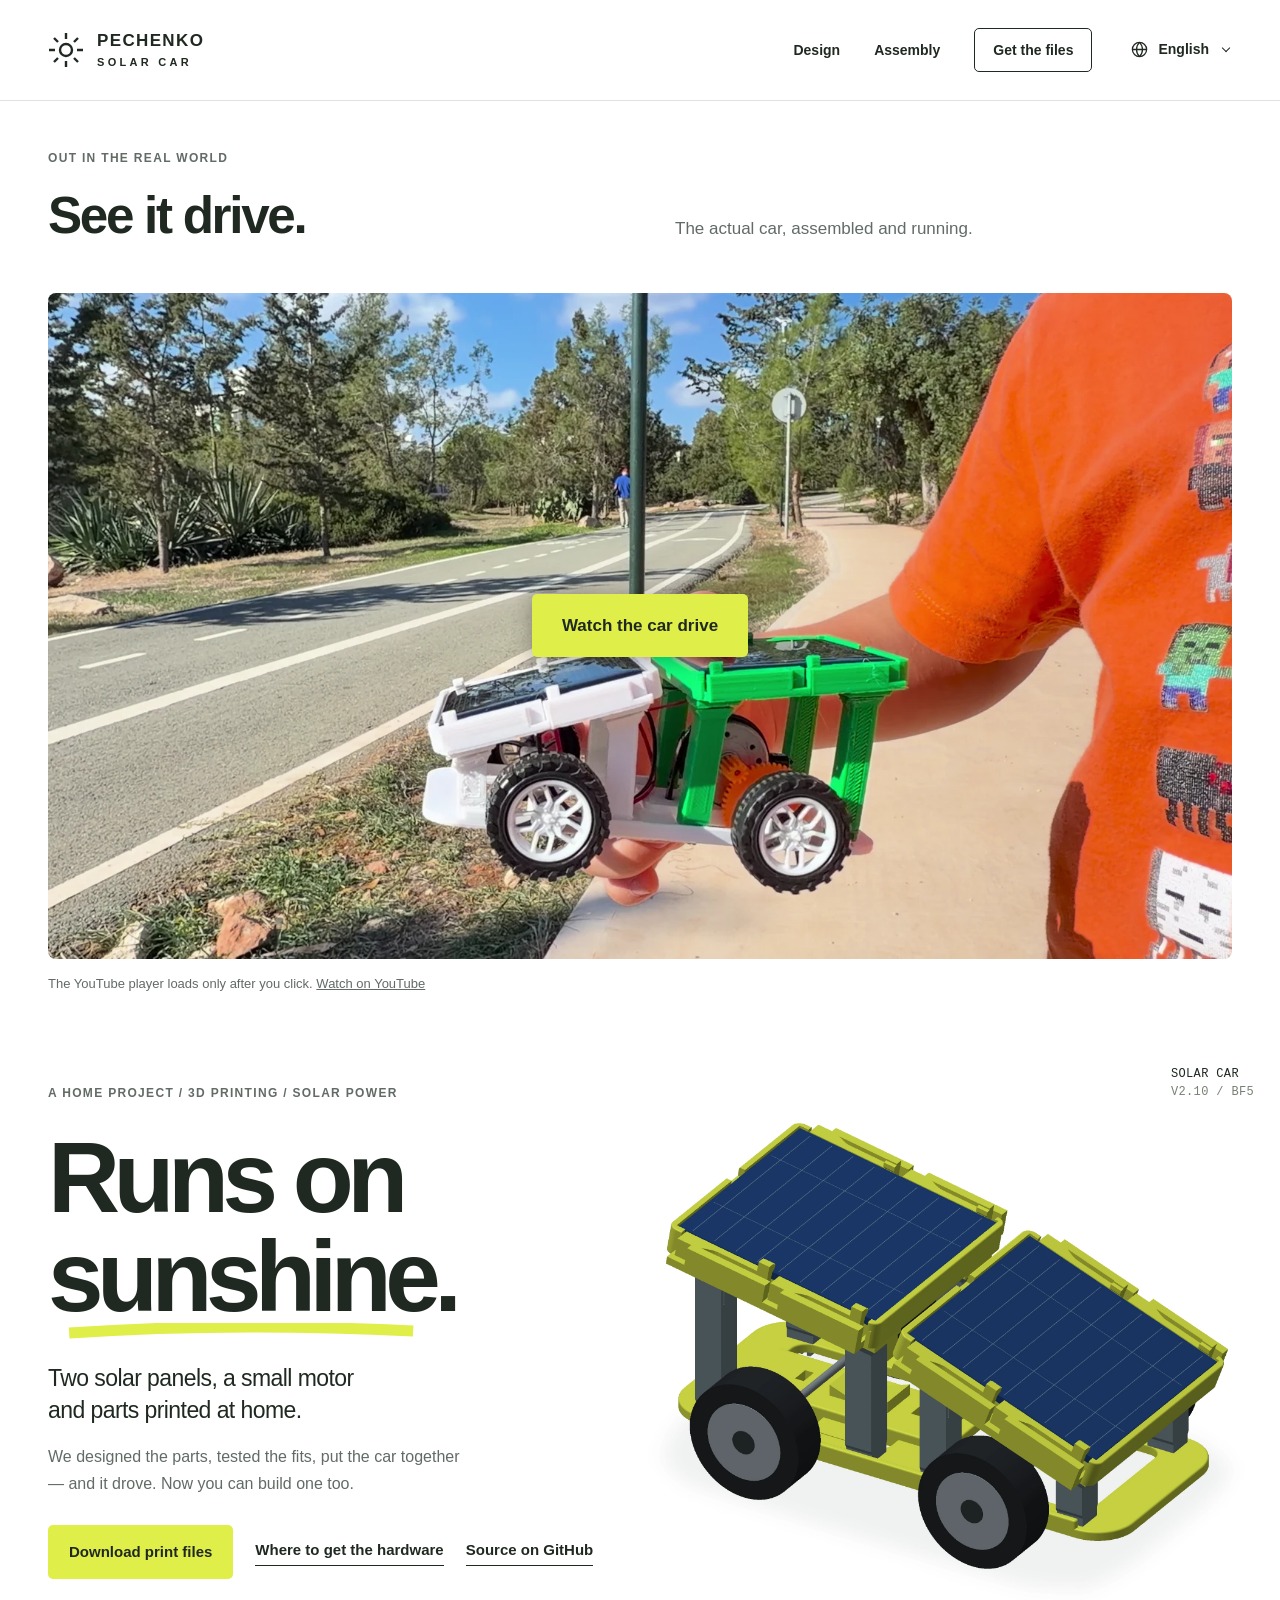
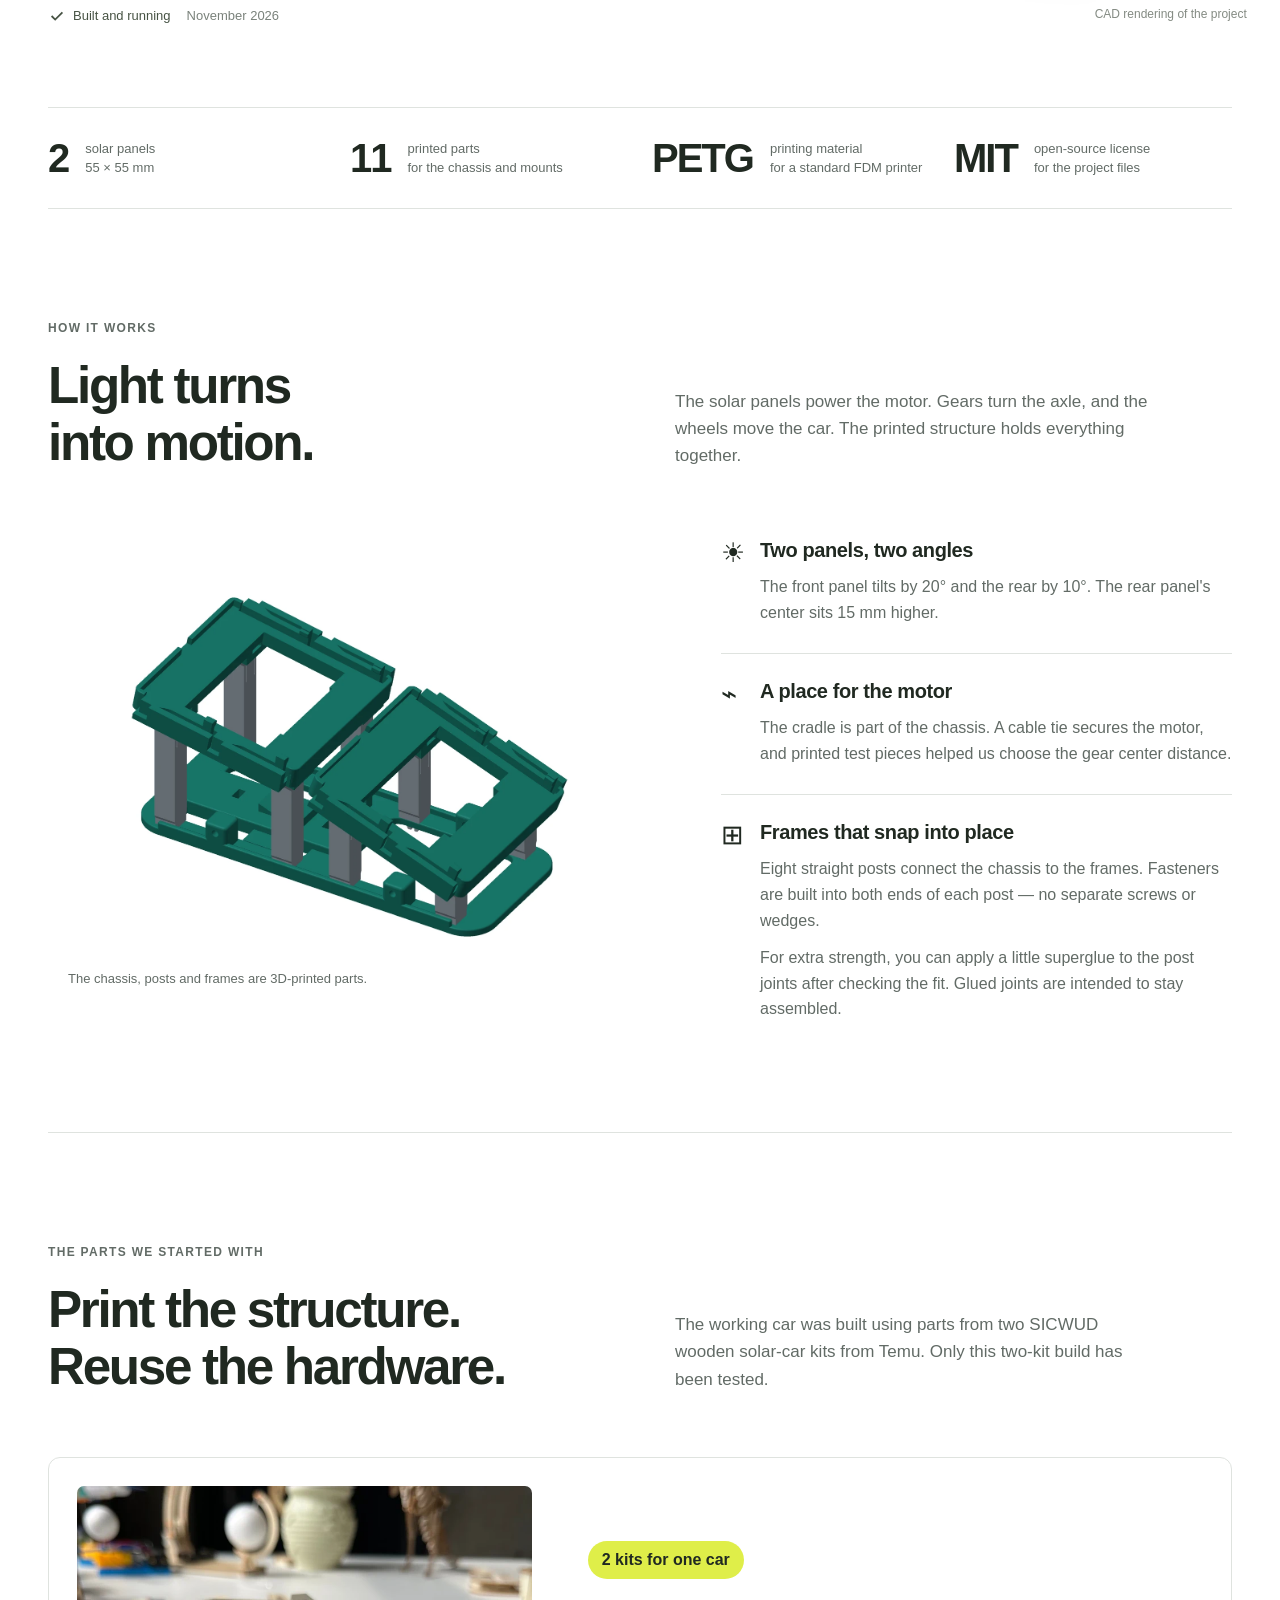
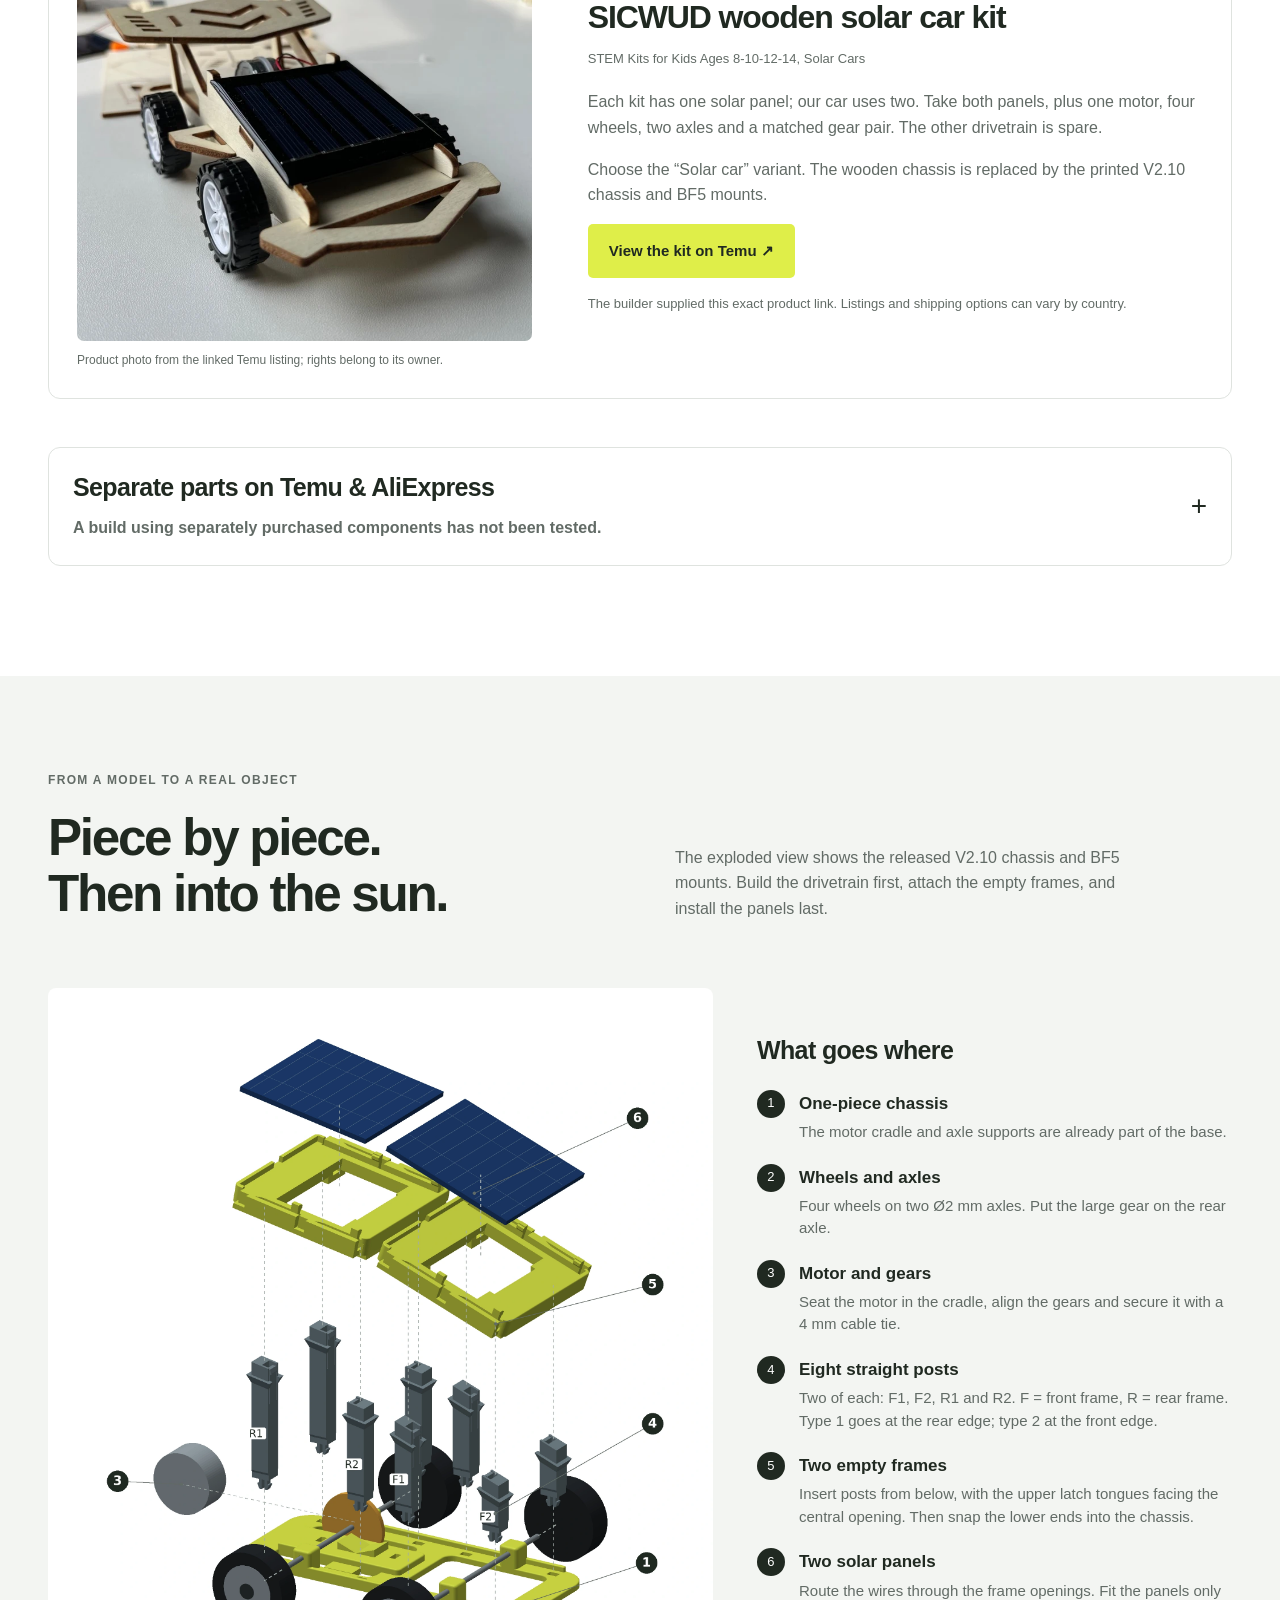
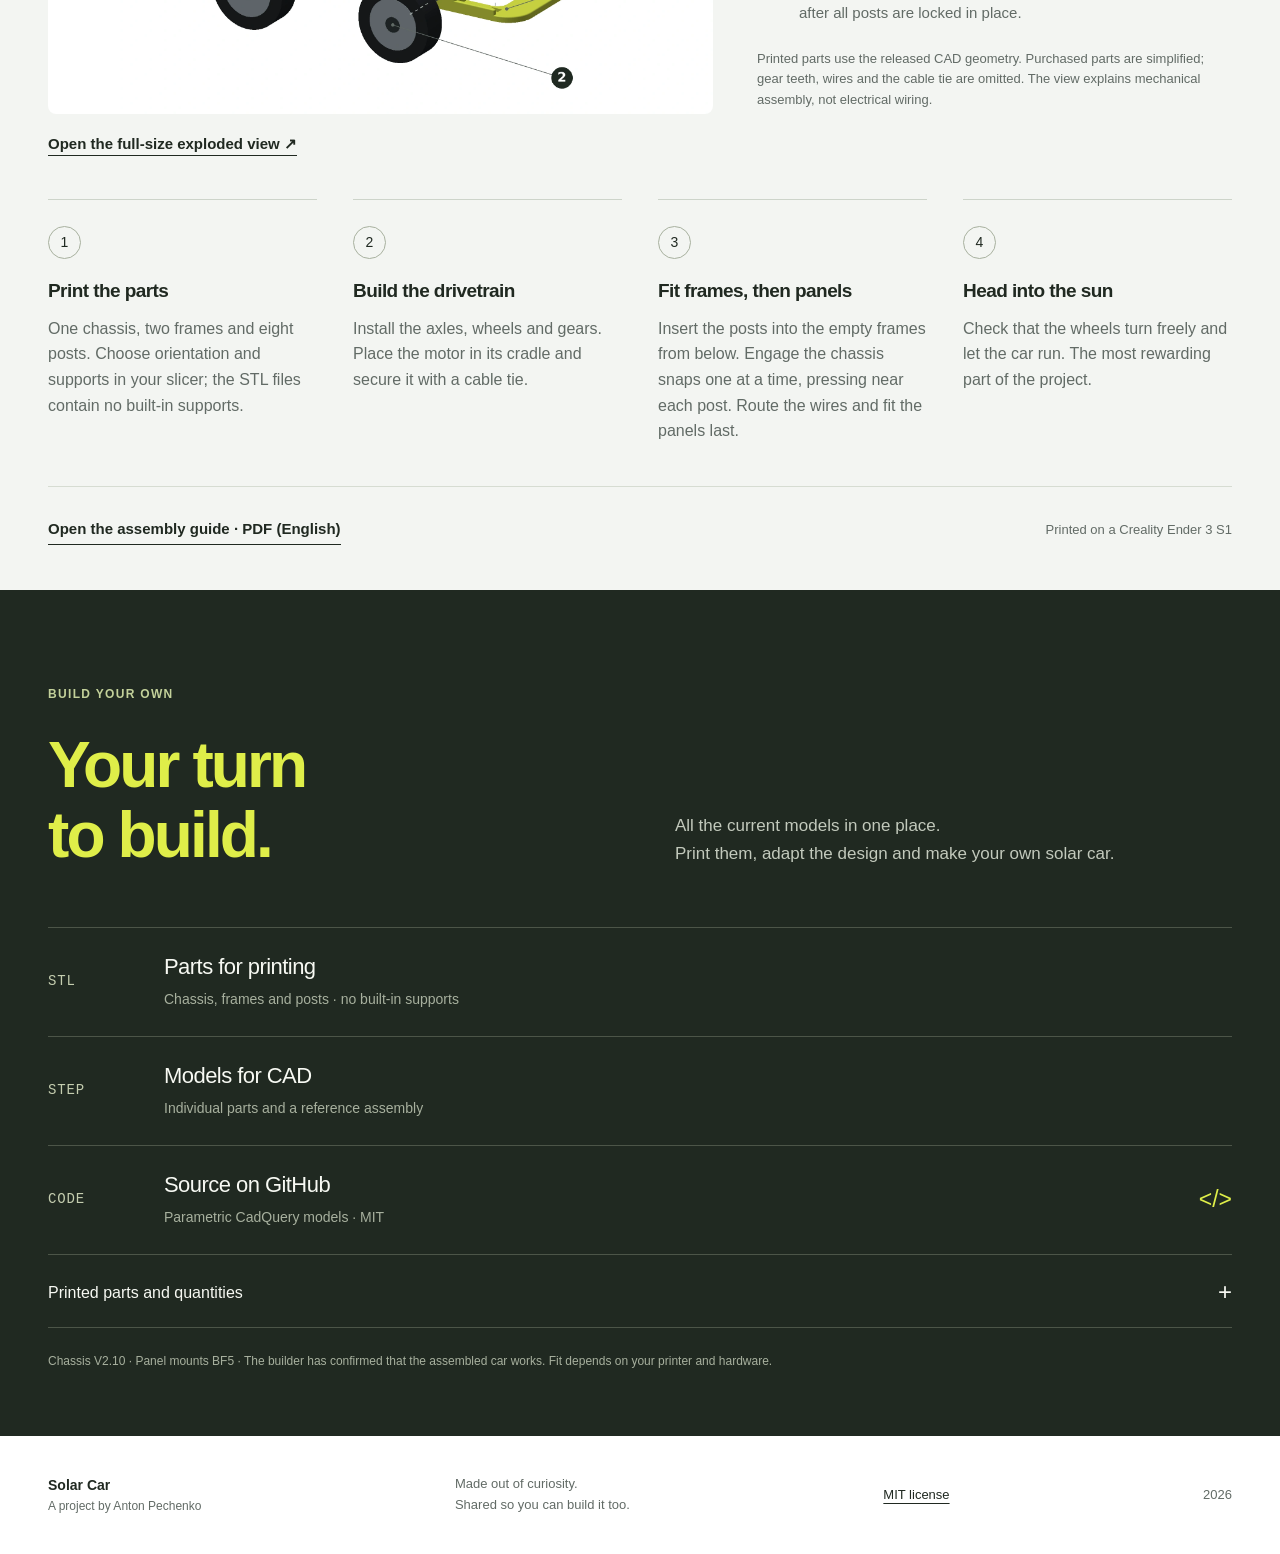
<file: site/index.html>
<!doctype html>
<!-- Generated by scripts/build_site.py. Edit web/template.html and web/locales/*.json. -->
<html lang="en" data-language="en" data-home="./">
<head>
<meta charset="utf-8"><meta name="viewport" content="width=device-width,initial-scale=1">
<meta name="theme-color" content="#dfee49">
<title>Solar Car — print, build, drive</title>
<meta name="description" content="A small solar-powered car, built and running. Anton Pechenko&#x27;s project: 3D models, print-ready STL files, CadQuery source code and an assembly guide. Open source under MIT.">
<link rel="canonical" href="https://solar-car.pechenko.org/">
<link rel="alternate" hreflang="en" href="https://solar-car.pechenko.org/">
<link rel="alternate" hreflang="ru" href="https://solar-car.pechenko.org/ru/">
<link rel="alternate" hreflang="zh-Hans" href="https://solar-car.pechenko.org/zh/">
<link rel="alternate" hreflang="fr" href="https://solar-car.pechenko.org/fr/">
<link rel="alternate" hreflang="es" href="https://solar-car.pechenko.org/es/">
<link rel="alternate" hreflang="x-default" href="https://solar-car.pechenko.org/">
<meta property="og:type" content="website"><meta property="og:locale" content="en_US">
<meta property="og:title" content="Solar Car. Runs on sunshine.">
<meta property="og:description" content="From an idea to a working car. Print the parts, put them together and build your own.">
<meta property="og:url" content="https://solar-car.pechenko.org/"><meta property="og:image" content="https://solar-car.pechenko.org/solar-car-assets/car-share.jpg">
<link rel="icon" type="image/svg+xml" href="solar-car-assets/favicon.svg">
<link rel="stylesheet" href="solar-car-assets/style.css">
<script src="solar-car-assets/config.js" defer></script><script src="solar-car-assets/app.js" defer></script>
</head>
<body>
<a class="skip" href="#main">Skip to content</a>
<header class="header"><div class="wrap nav">
  <a class="brand" href="#" aria-label="Solar Car — home"><svg aria-hidden="true" viewBox="0 0 36 36"><circle cx="18" cy="18" r="6"/><path d="M18 1v6m0 22v6M1 18h6m22 0h6M6 6l4 4m16 16 4 4M6 30l4-4M26 10l4-4"/></svg><span>PECHENKO<span class="brand-sub">SOLAR CAR</span></span></a>
  <div class="nav-tools">
    <nav aria-label="Main navigation"><a href="#design">Design</a><a href="#build">Assembly</a><a href="#downloads" class="nav-download">Get the files</a></nav>
    <details class="language-picker">
      <summary aria-label="Choose language: English"><svg viewBox="0 0 24 24" aria-hidden="true"><circle cx="12" cy="12" r="9"/><path d="M3 12h18M12 3c-5 5-5 13 0 18M12 3c5 5 5 13 0 18"/></svg><span>English</span><span class="language-chevron" aria-hidden="true"></span></summary>
      <ul aria-label="Choose language"><li><a href="./" data-language-choice="en" lang="en" hreflang="en" aria-current="page">English</a></li>
<li><a href="ru/" data-language-choice="ru" lang="ru" hreflang="ru">Русский</a></li>
<li><a href="zh/" data-language-choice="zh" lang="zh-Hans" hreflang="zh-Hans">简体中文</a></li>
<li><a href="fr/" data-language-choice="fr" lang="fr" hreflang="fr">Français</a></li>
<li><a href="es/" data-language-choice="es" lang="es" hreflang="es">Español</a></li></ul>
    </details>
  </div>
</div></header>
<main id="main">
<section class="section wrap video-section" id="video" hidden aria-labelledby="video-title">
  <div class="section-head"><p class="eyebrow">Out in the real world</p><h2 id="video-title">See it drive.</h2><p>The actual car, assembled and running.</p></div>
  <div id="video-container" class="video-container" data-poster="solar-car-assets/video-poster.webp" data-play-label="Watch the car drive" data-load-label="Load the driving video in the YouTube player" data-iframe-title="Solar Car — driving video"></div>
  <p class="video-note">The YouTube player loads only after you click. <a id="youtube-link" href="https://www.youtube.com/" target="_blank" rel="noopener">Watch on YouTube</a></p>
</section>
<section class="hero wrap" aria-labelledby="hero-title">
  <div class="hero-copy">
    <p class="eyebrow">A home project / 3D printing / Solar power</p>
    <h1 id="hero-title">Runs on<br><span class="sun-word">sunshine<svg viewBox="0 0 350 16" aria-hidden="true"><path d="M3 10Q160-1 347 8"/></svg></span>.</h1>
    <p class="lead">Two solar panels, a small motor<br>and parts printed at home.</p><p class="hero-note">We designed the parts, tested the fits, put the car together — and it drove. Now you can build one too.</p>
    <div class="hero-actions"><a class="button primary" href="#downloads">Download print files</a><a class="text-link" href="#hardware">Where to get the hardware</a><a class="text-link" data-source-link href="https://github.com/parilo/solar_car" target="_blank" rel="noopener">Source on GitHub</a></div>
    <p class="built"><svg aria-hidden="true" viewBox="0 0 20 20"><path d="m4 10 4 4 8-8"/></svg>Built and running <span>November 2026</span></p>
  </div>
  <figure class="hero-visual"><div class="model-tag">SOLAR CAR <span>V2.10 / BF5</span></div><img src="solar-car-assets/car-hero.webp" alt="CAD model of the solar car: two tilted panels above a four-wheel chassis" width="2400" height="1700" loading="lazy"><figcaption>CAD rendering of the project</figcaption></figure>
</section>
<div class="stats wrap" aria-label="Project at a glance">
  <div><strong>2</strong><span>solar panels<br>55 × 55 mm</span></div><div><strong>11</strong><span>printed parts<br>for the chassis and mounts</span></div><div><strong>PETG</strong><span>printing material<br>for a standard FDM printer</span></div><div><strong>MIT</strong><span>open-source license<br>for the project files</span></div>
</div>
<section class="section wrap design" id="design" aria-labelledby="design-title">
  <div class="section-head"><p class="eyebrow">How it works</p><h2 id="design-title">Light turns<br>into motion.</h2><p>The solar panels power the motor. Gears turn the axle, and the wheels move the car. The printed structure holds everything together.</p></div>
  <div class="design-grid">
    <figure class="construction"><img src="solar-car-assets/mounts.webp" width="1500" height="1000" loading="lazy" alt="Chassis and two empty panel frames, showing the eight straight support posts"><figcaption>The chassis, posts and frames are 3D-printed parts.</figcaption></figure>
    <div class="design-notes">
      <article><span class="note-mark" aria-hidden="true">☀</span><h3>Two panels, two angles</h3><p>The front panel tilts by 20° and the rear by 10°. The rear panel&#x27;s center sits 15 mm higher.</p></article>
      <article><span class="note-mark" aria-hidden="true">⌁</span><h3>A place for the motor</h3><p>The cradle is part of the chassis. A cable tie secures the motor, and printed test pieces helped us choose the gear center distance.</p></article>
      <article><span class="note-mark" aria-hidden="true">⊞</span><h3>Frames that snap into place</h3><p>Eight straight posts connect the chassis to the frames. Fasteners are built into both ends of each post — no separate screws or wedges.</p><p>For extra strength, you can apply a little superglue to the post joints after checking the fit. Glued joints are intended to stay assembled.</p></article>
    </div>
  </div>
</section>
<section class="section wrap hardware" id="hardware" aria-labelledby="hardware-title">
  <div class="section-head"><p class="eyebrow">The parts we started with</p><h2 id="hardware-title">Print the structure.<br>Reuse the hardware.</h2><p>The working car was built using parts from two SICWUD wooden solar-car kits from Temu. Only this two-kit build has been tested.</p></div>
  <article class="donor-card">
    <figure><a href="https://www.temu.com/goods.html?goods_id=606027684660893&amp;sku_id=93361448944809" target="_blank" rel="noopener noreferrer"><img src="solar-car-assets/donor-kit.webp" width="800" height="800" loading="lazy" alt="Product photo of the SICWUD wooden solar car kit, with one panel, motor and four wheels"></a><figcaption>Product photo from the linked Temu listing; rights belong to its owner.</figcaption></figure>
    <div class="donor-copy"><p class="quantity-badge">2 kits for one car</p><h3>SICWUD wooden solar car kit</h3><p class="listing-name">STEM Kits for Kids Ages 8-10-12-14, Solar Cars</p><p>Each kit has one solar panel; our car uses two. Take both panels, plus one motor, four wheels, two axles and a matched gear pair. The other drivetrain is spare.</p><p>Choose the “Solar car” variant. The wooden chassis is replaced by the printed V2.10 chassis and BF5 mounts.</p><a class="button primary" href="https://www.temu.com/goods.html?goods_id=606027684660893&amp;sku_id=93361448944809" target="_blank" rel="noopener noreferrer">View the kit on Temu ↗</a><p class="kit-note">The builder supplied this exact product link. Listings and shipping options can vary by country.</p></div>
  </article>
  <details class="component-options">
  <summary><span class="component-options-title">Separate parts on Temu &amp; AliExpress</span><strong class="component-options-status">A build using separately purchased components has not been tested.</strong></summary>
  <div class="component-options-content">
  <div class="alternatives-head"><p>The links below are candidates for sourcing alternatives. Their compatibility as a complete car has not been verified. Check the dimensions and electrical compatibility before ordering.</p></div>
  <div class="component-grid">
    <article><p class="component-count">1 motor</p><h4>RF-300CA-09550</h4><p>The seller’s drawing shows Ø24.3 × 12.4 mm, with 6.2 mm of exposed shaft. Slightly larger than our measured Ø24 × 12 mm motor. Check cradle fit, pinion fit, gear alignment and operation with your panels. Sold without a gear.</p><a class="text-link" href="https://www.aliexpress.com/item/1005006061376932.html" target="_blank" rel="noopener noreferrer">Motor on AliExpress ↗</a></article>
    <article><p class="component-count">4 wheels + 2 axles needed</p><h4>GUDYIR · Ø30 × 10 mm</h4><p>Listed as Ø30 × 10 mm wheels for a 2 mm axle. The pack contains 8 wheels and 4 steel Ø2 × 100 mm axles. Use four wheels and two axles; cut the axles to fit the car.</p><a class="text-link" href="https://www.temu.com/goods.html?goods_id=601102406768026" target="_blank" rel="noopener noreferrer">Wheels and axles on Temu ↗</a></article>
    <article><p class="component-count">2 panels needed · 5 per pack</p><h4>ALLMEJORES · 55 × 55 mm · 2 V</h4><p>Listed as 55 × 55 mm, 2 V panels with wires. Thickness is not specified; our frames require 2 mm panels. Confirm thickness, inactive border and motor compatibility. Sold by MSL Solar Company Store.</p><a class="text-link" href="https://www.aliexpress.com/item/1005012060244981.html" target="_blank" rel="noopener noreferrer">Panels on AliExpress ↗</a></article>
  </div>
  <div class="alternatives-head gear-head"><h3>Gears for the motor and rear axle</h3><p>A candidate pair from Pinion Parts Store on AliExpress: 10 and 50 teeth, both module 0.5. For standard spur gears this gives a nominal 15 mm center distance and a 5:1 reduction, matching our chassis spacing. This pair has not been tested in the car.</p></div>
  <div class="component-grid gear-grid">
    <article><p class="component-count">1 of each needed · 10 per pack</p><h4>Motor pinion · 102A Long · 10 teeth</h4><p>Choose “10 Teeth” and “2mm Tight”. The seller’s drawing shows Ø5.97 mm, 9.2 mm long and a 1.96 mm bore for a press fit on a 2 mm shaft. Confirm the replacement motor’s shaft diameter and align the pinion with the axle gear.</p><a class="text-link" href="https://www.aliexpress.com/item/32963402664.html" target="_blank" rel="noopener noreferrer">Motor pinion on AliExpress</a></article>
    <article><p class="component-count">1 of each needed · 10 per pack</p><h4>Rear axle gear · 502A · 50 teeth</h4><p>Choose “50 Teeth” and “2mm Tight”. The seller’s drawing shows Ø26 mm, a 1.6 mm tooth face, 4.4 mm total width and a 1.95 mm bore for a press fit on the 2 mm axle. Check hub clearance and tooth alignment.</p><a class="text-link" href="https://www.aliexpress.com/item/32967309928.html" target="_blank" rel="noopener noreferrer">Axle gear on AliExpress</a></article>
  </div>
  <p class="hardware-rest">The gear pair is selected by nominal dimensions, not a physical fit test. The seller does not specify a usable pressure angle; confirm the tooth profiles match and check shaft grip and free meshing. The original large gear’s tooth count is still unconfirmed. The donor kit’s gears remain the tested option. Also allow for wires and a 4 mm cable tie.</p>
  </div>
  </details>
</section>
<section class="journey" id="build" aria-labelledby="build-title"><div class="wrap">
  <div class="journey-head"><div><p class="eyebrow">From a model to a real object</p><h2 id="build-title">Piece by piece.<br>Then into the sun.</h2></div><p>The exploded view shows the released V2.10 chassis and BF5 mounts. Build the drivetrain first, attach the empty frames, and install the panels last.</p></div>
  <div class="assembly-layout">
    <figure class="exploded-figure"><a href="solar-car-assets/assembly-exploded.webp" target="_blank" rel="noopener" aria-label="Open the full-size exploded view ↗"><img src="solar-car-assets/assembly-exploded.webp" width="2200" height="2400" loading="lazy" alt="Exploded solar car: panels above frames, eight labeled posts beneath the frames, chassis with axles and separated wheels, and the motor beside its cradle"></a><figcaption><a class="text-link" href="solar-car-assets/assembly-exploded.webp" target="_blank" rel="noopener">Open the full-size exploded view ↗</a></figcaption></figure>
    <div class="assembly-key"><h3>What goes where</h3><ol class="diagram-legend">
      <li><strong>One-piece chassis</strong><p>The motor cradle and axle supports are already part of the base.</p></li><li><strong>Wheels and axles</strong><p>Four wheels on two Ø2 mm axles. Put the large gear on the rear axle.</p></li><li><strong>Motor and gears</strong><p>Seat the motor in the cradle, align the gears and secure it with a 4 mm cable tie.</p></li><li><strong>Eight straight posts</strong><p>Two of each: F1, F2, R1 and R2. F = front frame, R = rear frame. Type 1 goes at the rear edge; type 2 at the front edge.</p></li><li><strong>Two empty frames</strong><p>Insert posts from below, with the upper latch tongues facing the central opening. Then snap the lower ends into the chassis.</p></li><li><strong>Two solar panels</strong><p>Route the wires through the frame openings. Fit the panels only after all posts are locked in place.</p></li>
    </ol><p class="diagram-note">Printed parts use the released CAD geometry. Purchased parts are simplified; gear teeth, wires and the cable tie are omitted. The view explains mechanical assembly, not electrical wiring.</p></div>
  </div>
  <ol class="steps">
    <li><h3>Print the parts</h3><p>One chassis, two frames and eight posts. Choose orientation and supports in your slicer; the STL files contain no built-in supports.</p></li><li><h3>Build the drivetrain</h3><p>Install the axles, wheels and gears. Place the motor in its cradle and secure it with a cable tie.</p></li><li><h3>Fit frames, then panels</h3><p>Insert the posts into the empty frames from below. Engage the chassis snaps one at a time, pressing near each post. Route the wires and fit the panels last.</p></li><li><h3>Head into the sun</h3><p>Check that the wheels turn freely and let the car run. The most rewarding part of the project.</p></li>
  </ol>
  <div class="build-bottom"><a class="text-link" href="downloads/solar-car-assembly.en.pdf" target="_blank" rel="noopener">Open the assembly guide · PDF (English)</a><span>Printed on a Creality Ender 3 S1</span></div>
</div></section>
<section class="download-section" id="downloads" aria-labelledby="download-title"><div class="wrap">
  <div class="download-top"><div><p class="eyebrow">Build your own</p><h2 id="download-title">Your turn<br>to build.</h2></div><p>All the current models in one place.<br>Print them, adapt the design and make your own solar car.</p></div>
  <div class="download-links">
    <a class="download-item" href="downloads/solar-car-stl.zip" download><span class="file-type">STL</span><span><strong>Parts for printing</strong><small>Chassis, frames and posts · no built-in supports</small></span></a>
    <a class="download-item" href="downloads/solar-car-step.zip" download><span class="file-type">STEP</span><span><strong>Models for CAD</strong><small>Individual parts and a reference assembly</small></span></a>
    <a class="download-item" data-source-link href="https://github.com/parilo/solar_car" target="_blank" rel="noopener"><span class="file-type">CODE</span><span><strong>Source on GitHub</strong><small>Parametric CadQuery models · MIT</small></span><span class="code-icon" aria-hidden="true">&lt;/&gt;</span></a>
  </div>
  <details class="parts"><summary>Printed parts and quantities</summary><div class="parts-content">
    <div class="table-scroll"><table><caption>11 printed parts in total</caption>
      <thead><tr><th scope="col">Part</th><th scope="col">File</th><th scope="col">Quantity</th></tr></thead>
      <tbody>
        <tr><td>Chassis with motor cradle</td><td>solar-car-chassis-v2_10.stl</td><td>1</td></tr>
        <tr><td>Front frame</td><td>solar-car-bf5-F-frame.stl</td><td>1</td></tr>
        <tr><td>Rear frame</td><td>solar-car-bf5-R-frame.stl</td><td>1</td></tr>
        <tr><td>Front posts F1 / F2</td><td>solar-car-bf5-F1-post.stl / F2-post.stl</td><td>2 of each</td></tr>
        <tr><td>Rear posts R1 / R2</td><td>solar-car-bf5-R1-post.stl / R2-post.stl</td><td>2 of each</td></tr>
      </tbody>
    </table></div>
    <p>For the purchased components, see “Where to get the hardware” above. This build uses two donor kits for their two panels, plus one motor, four wheels, two axles, gears, wires and a cable tie.</p><p>The archive also includes combined frame and post layouts. Choose either the layouts or the individual parts to avoid printing duplicates. All dimensions are in millimeters; print at 100% scale.</p>
  </div></details>
  <p class="release-note">Chassis V2.10 · Panel mounts BF5 · The builder has confirmed that the assembled car works. Fit depends on your printer and hardware.</p>
</div></section>
</main>
<footer class="wrap footer"><span>Solar Car<span class="footer-sub">A project by Anton Pechenko</span></span><p>Made out of curiosity.<br>Shared so you can build it too.</p><a href="downloads/LICENSE.txt">MIT license</a><span class="year">2026</span></footer>
</body></html>
</file>
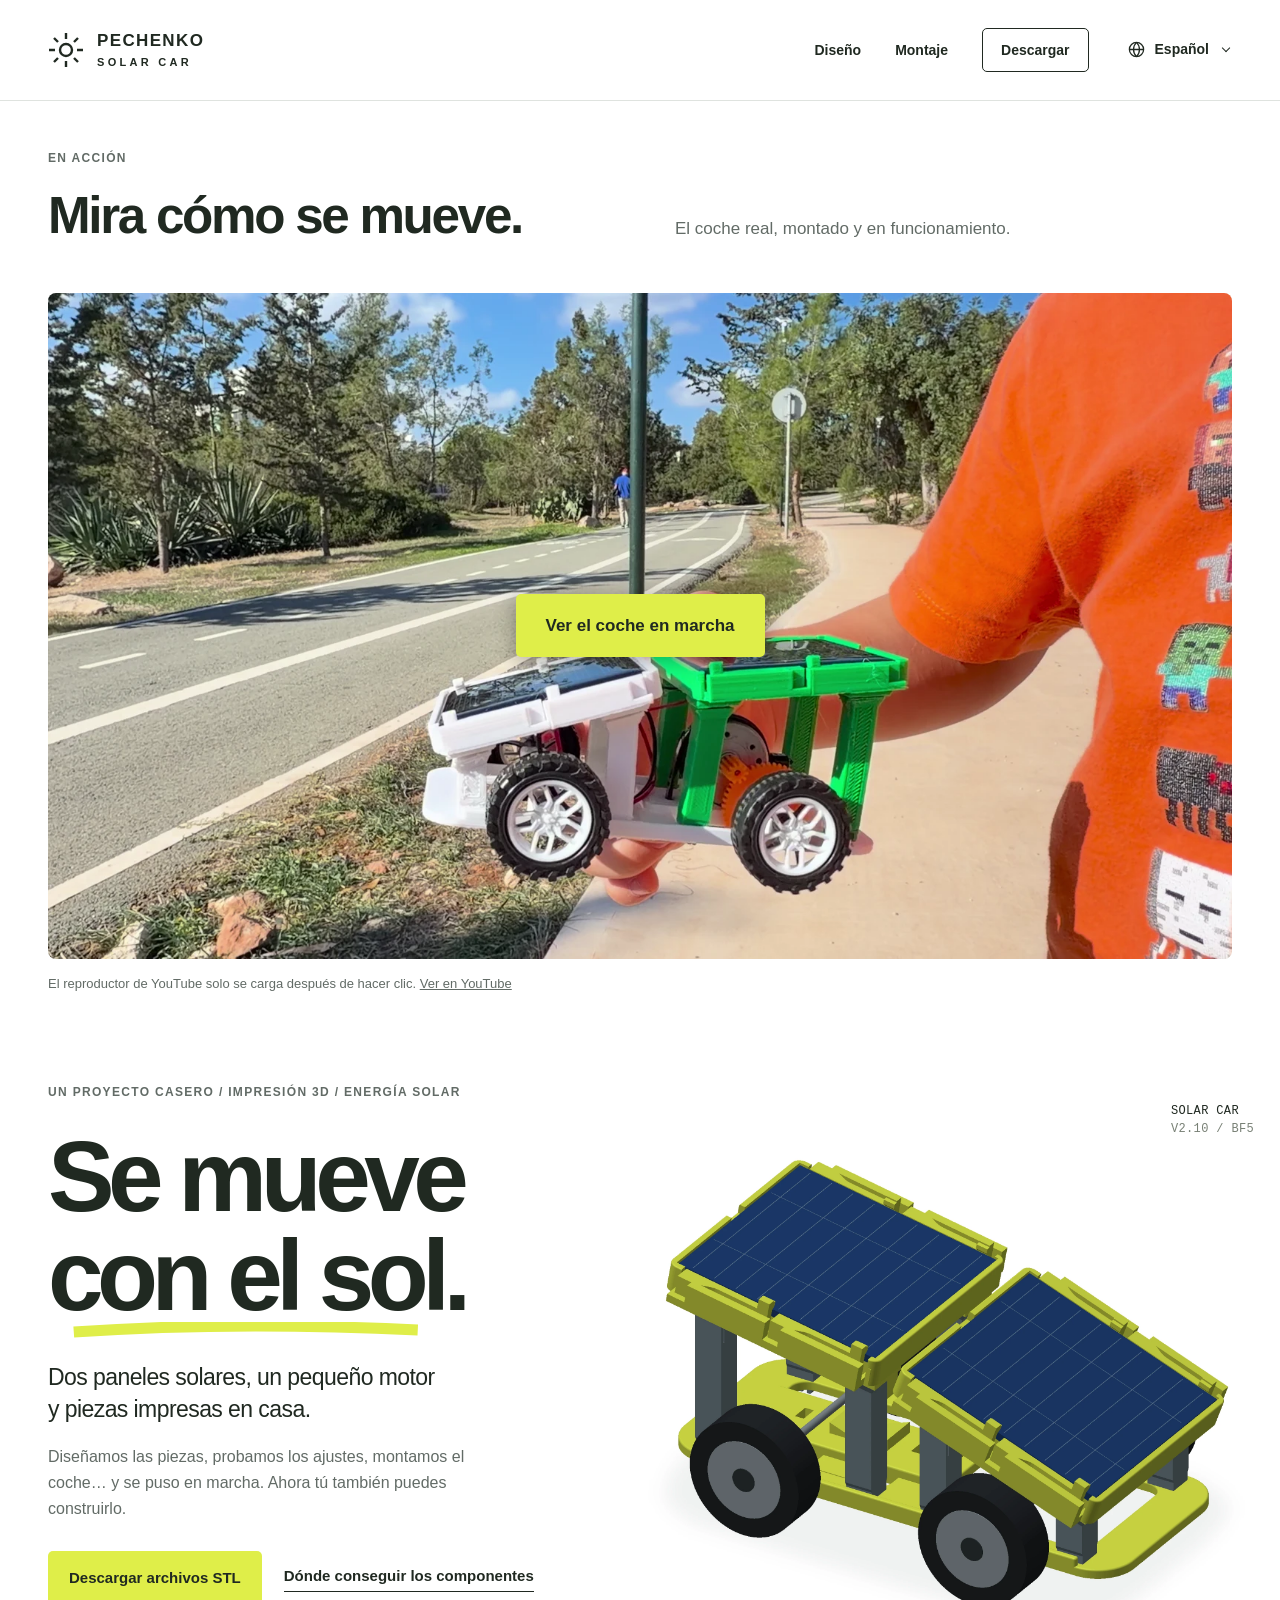
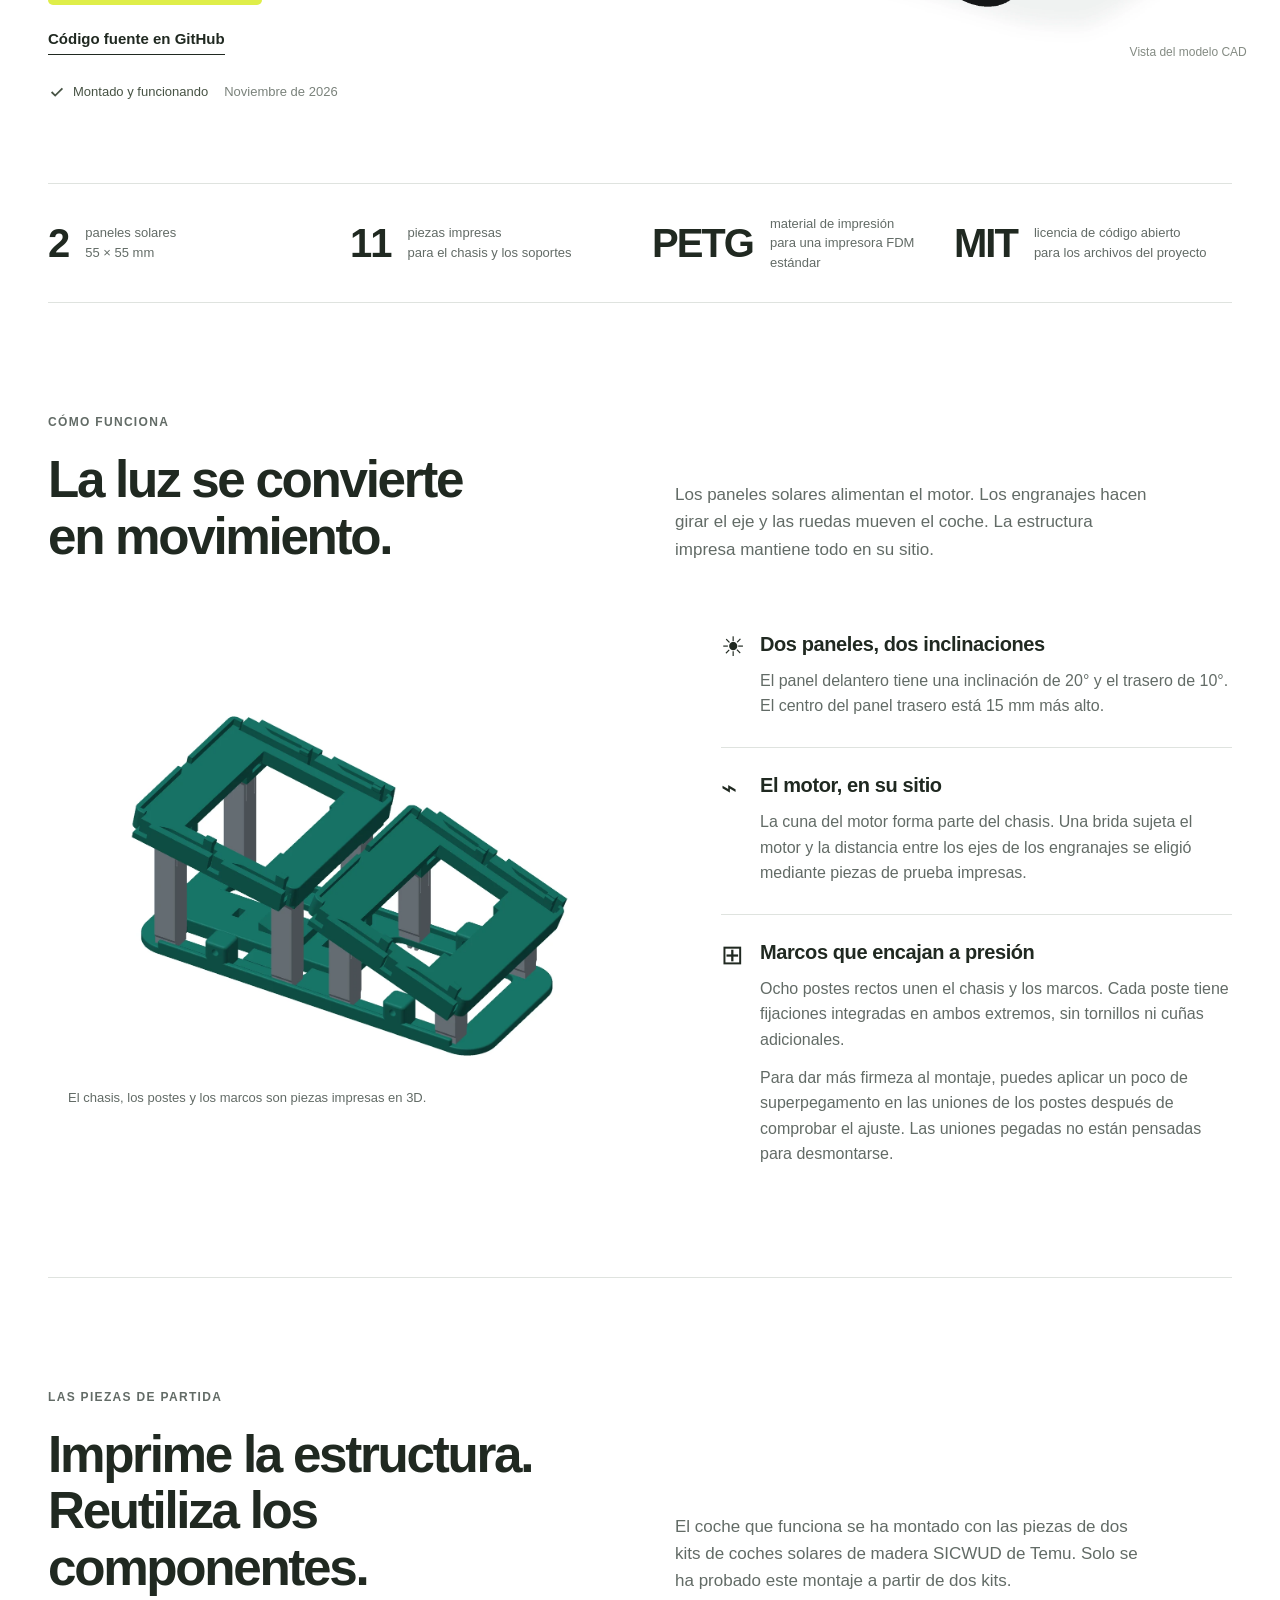
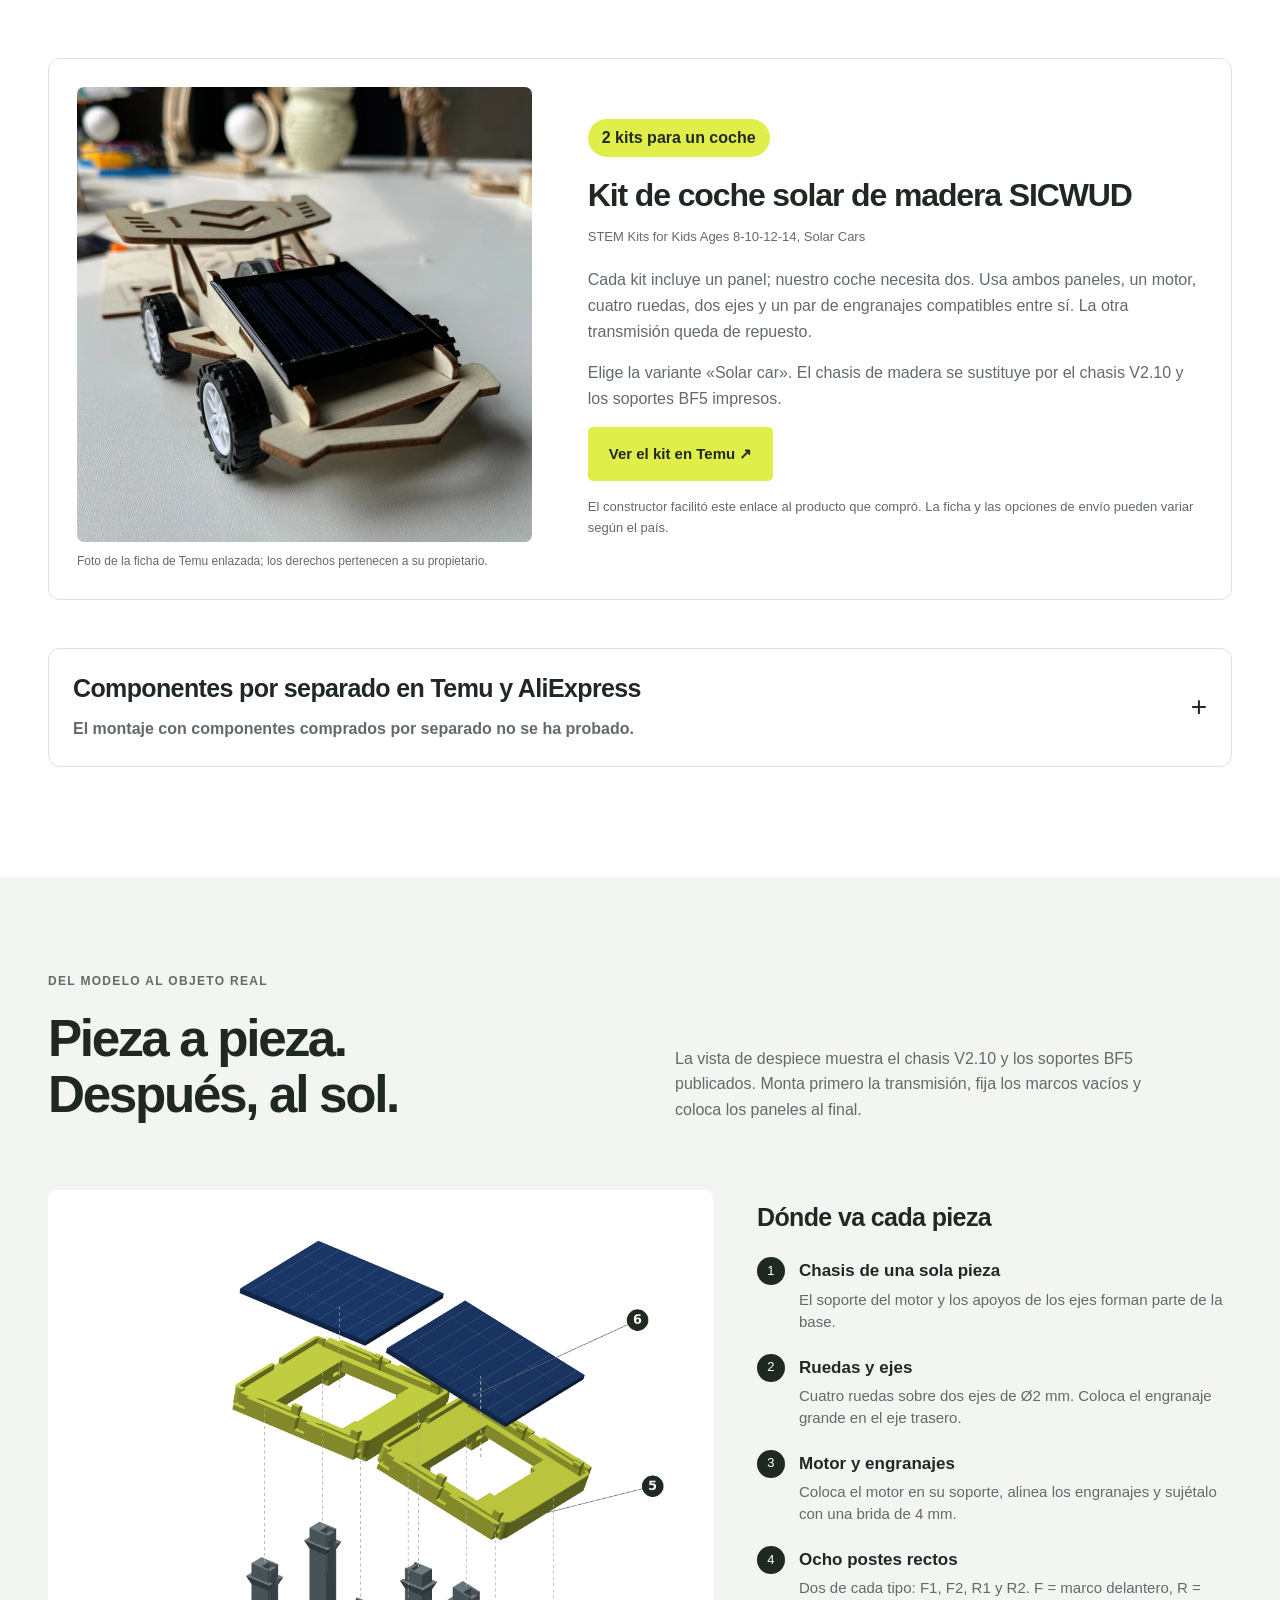
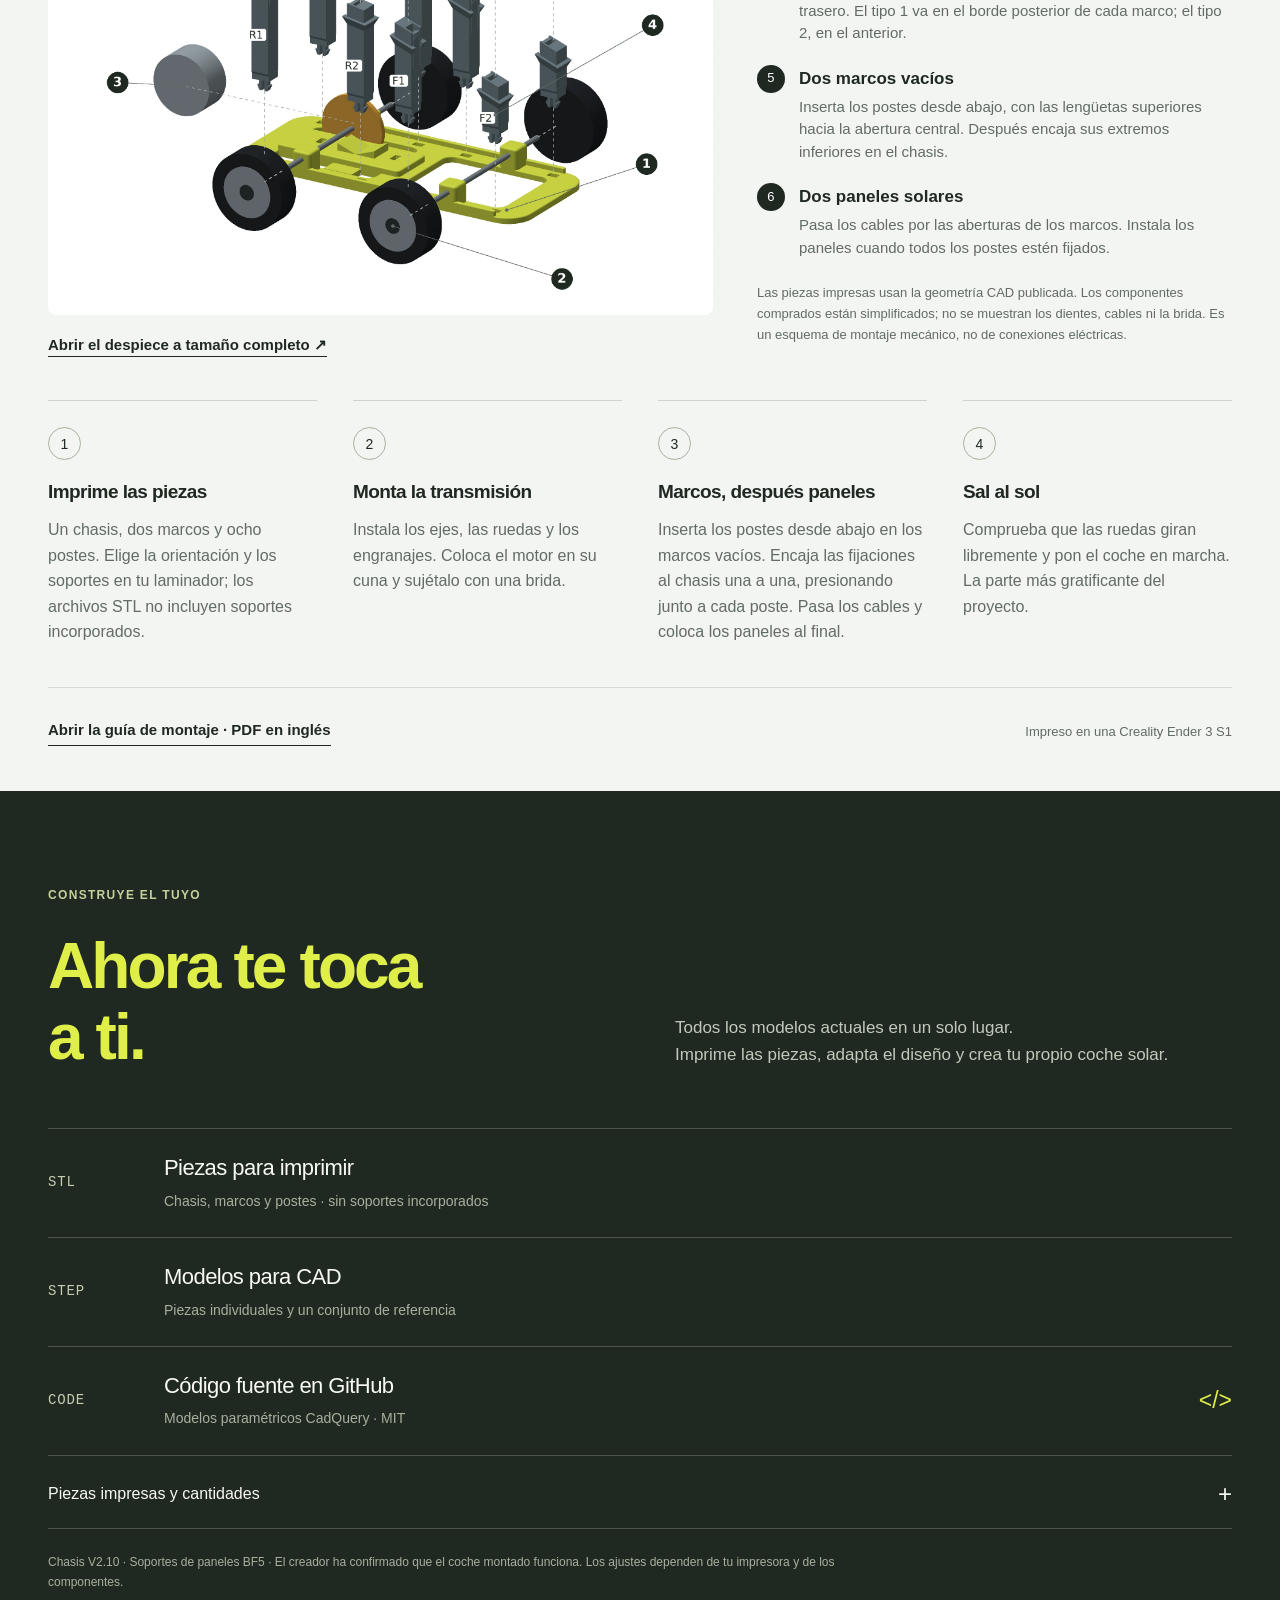
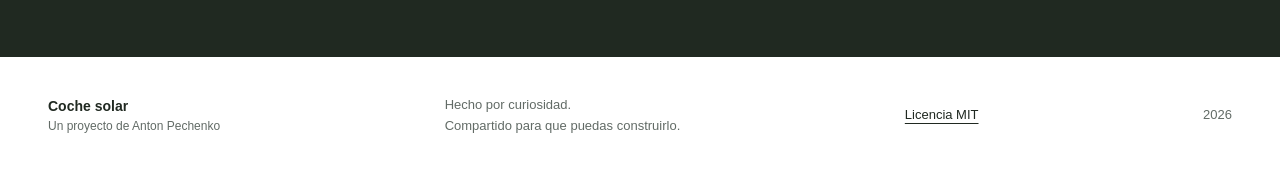
<file: site/es/index.html>
<!doctype html>
<!-- Generated by scripts/build_site.py. Edit web/template.html and web/locales/*.json. -->
<html lang="es" data-language="es" data-home="../">
<head>
<meta charset="utf-8"><meta name="viewport" content="width=device-width,initial-scale=1">
<meta name="theme-color" content="#dfee49">
<title>Coche solar — imprime, monta y ponlo en marcha</title>
<meta name="description" content="Un pequeño coche solar, montado y en funcionamiento. Un proyecto de Anton Pechenko: modelos 3D, archivos STL, código fuente CadQuery y guía de montaje, con licencia MIT.">
<link rel="canonical" href="https://solar-car.pechenko.org/es/">
<link rel="alternate" hreflang="en" href="https://solar-car.pechenko.org/">
<link rel="alternate" hreflang="ru" href="https://solar-car.pechenko.org/ru/">
<link rel="alternate" hreflang="zh-Hans" href="https://solar-car.pechenko.org/zh/">
<link rel="alternate" hreflang="fr" href="https://solar-car.pechenko.org/fr/">
<link rel="alternate" hreflang="es" href="https://solar-car.pechenko.org/es/">
<link rel="alternate" hreflang="x-default" href="https://solar-car.pechenko.org/">
<meta property="og:type" content="website"><meta property="og:locale" content="es_ES">
<meta property="og:title" content="Coche solar. Se mueve con el sol.">
<meta property="og:description" content="De una idea a un coche que funciona. Imprime las piezas, móntalas y construye el tuyo.">
<meta property="og:url" content="https://solar-car.pechenko.org/es/"><meta property="og:image" content="https://solar-car.pechenko.org/solar-car-assets/car-share.jpg">
<link rel="icon" type="image/svg+xml" href="../solar-car-assets/favicon.svg">
<link rel="stylesheet" href="../solar-car-assets/style.css">
<script src="../solar-car-assets/config.js" defer></script><script src="../solar-car-assets/app.js" defer></script>
</head>
<body>
<a class="skip" href="#main">Ir al contenido</a>
<header class="header"><div class="wrap nav">
  <a class="brand" href="#" aria-label="Coche solar — inicio"><svg aria-hidden="true" viewBox="0 0 36 36"><circle cx="18" cy="18" r="6"/><path d="M18 1v6m0 22v6M1 18h6m22 0h6M6 6l4 4m16 16 4 4M6 30l4-4M26 10l4-4"/></svg><span>PECHENKO<span class="brand-sub">SOLAR CAR</span></span></a>
  <div class="nav-tools">
    <nav aria-label="Navegación principal"><a href="#design">Diseño</a><a href="#build">Montaje</a><a href="#downloads" class="nav-download">Descargar</a></nav>
    <details class="language-picker">
      <summary aria-label="Elegir idioma: Español"><svg viewBox="0 0 24 24" aria-hidden="true"><circle cx="12" cy="12" r="9"/><path d="M3 12h18M12 3c-5 5-5 13 0 18M12 3c5 5 5 13 0 18"/></svg><span>Español</span><span class="language-chevron" aria-hidden="true"></span></summary>
      <ul aria-label="Elegir idioma"><li><a href="../" data-language-choice="en" lang="en" hreflang="en">English</a></li>
<li><a href="../ru/" data-language-choice="ru" lang="ru" hreflang="ru">Русский</a></li>
<li><a href="../zh/" data-language-choice="zh" lang="zh-Hans" hreflang="zh-Hans">简体中文</a></li>
<li><a href="../fr/" data-language-choice="fr" lang="fr" hreflang="fr">Français</a></li>
<li><a href="../es/" data-language-choice="es" lang="es" hreflang="es" aria-current="page">Español</a></li></ul>
    </details>
  </div>
</div></header>
<main id="main">
<section class="section wrap video-section" id="video" hidden aria-labelledby="video-title">
  <div class="section-head"><p class="eyebrow">En acción</p><h2 id="video-title">Mira cómo se mueve.</h2><p>El coche real, montado y en funcionamiento.</p></div>
  <div id="video-container" class="video-container" data-poster="../solar-car-assets/video-poster.webp" data-play-label="Ver el coche en marcha" data-load-label="Cargar el vídeo del coche en el reproductor de YouTube" data-iframe-title="Coche solar — demostración"></div>
  <p class="video-note">El reproductor de YouTube solo se carga después de hacer clic. <a id="youtube-link" href="https://www.youtube.com/" target="_blank" rel="noopener">Ver en YouTube</a></p>
</section>
<section class="hero wrap" aria-labelledby="hero-title">
  <div class="hero-copy">
    <p class="eyebrow">Un proyecto casero / Impresión 3D / Energía solar</p>
    <h1 id="hero-title">Se mueve<br><span class="sun-word">con el sol<svg viewBox="0 0 350 16" aria-hidden="true"><path d="M3 10Q160-1 347 8"/></svg></span>.</h1>
    <p class="lead">Dos paneles solares, un pequeño motor<br>y piezas impresas en casa.</p><p class="hero-note">Diseñamos las piezas, probamos los ajustes, montamos el coche… y se puso en marcha. Ahora tú también puedes construirlo.</p>
    <div class="hero-actions"><a class="button primary" href="#downloads">Descargar archivos STL</a><a class="text-link" href="#hardware">Dónde conseguir los componentes</a><a class="text-link" data-source-link href="https://github.com/parilo/solar_car" target="_blank" rel="noopener">Código fuente en GitHub</a></div>
    <p class="built"><svg aria-hidden="true" viewBox="0 0 20 20"><path d="m4 10 4 4 8-8"/></svg>Montado y funcionando <span>Noviembre de 2026</span></p>
  </div>
  <figure class="hero-visual"><div class="model-tag">SOLAR CAR <span>V2.10 / BF5</span></div><img src="../solar-car-assets/car-hero.webp" alt="Modelo CAD del coche solar: dos paneles inclinados sobre un chasis de cuatro ruedas" width="2400" height="1700" loading="lazy"><figcaption>Vista del modelo CAD</figcaption></figure>
</section>
<div class="stats wrap" aria-label="El proyecto en cifras">
  <div><strong>2</strong><span>paneles solares<br>55 × 55 mm</span></div><div><strong>11</strong><span>piezas impresas<br>para el chasis y los soportes</span></div><div><strong>PETG</strong><span>material de impresión<br>para una impresora FDM estándar</span></div><div><strong>MIT</strong><span>licencia de código abierto<br>para los archivos del proyecto</span></div>
</div>
<section class="section wrap design" id="design" aria-labelledby="design-title">
  <div class="section-head"><p class="eyebrow">Cómo funciona</p><h2 id="design-title">La luz se convierte<br>en movimiento.</h2><p>Los paneles solares alimentan el motor. Los engranajes hacen girar el eje y las ruedas mueven el coche. La estructura impresa mantiene todo en su sitio.</p></div>
  <div class="design-grid">
    <figure class="construction"><img src="../solar-car-assets/mounts.webp" width="1500" height="1000" loading="lazy" alt="Chasis y dos marcos sin paneles solares, con los ocho postes rectos a la vista"><figcaption>El chasis, los postes y los marcos son piezas impresas en 3D.</figcaption></figure>
    <div class="design-notes">
      <article><span class="note-mark" aria-hidden="true">☀</span><h3>Dos paneles, dos inclinaciones</h3><p>El panel delantero tiene una inclinación de 20° y el trasero de 10°. El centro del panel trasero está 15 mm más alto.</p></article>
      <article><span class="note-mark" aria-hidden="true">⌁</span><h3>El motor, en su sitio</h3><p>La cuna del motor forma parte del chasis. Una brida sujeta el motor y la distancia entre los ejes de los engranajes se eligió mediante piezas de prueba impresas.</p></article>
      <article><span class="note-mark" aria-hidden="true">⊞</span><h3>Marcos que encajan a presión</h3><p>Ocho postes rectos unen el chasis y los marcos. Cada poste tiene fijaciones integradas en ambos extremos, sin tornillos ni cuñas adicionales.</p><p>Para dar más firmeza al montaje, puedes aplicar un poco de superpegamento en las uniones de los postes después de comprobar el ajuste. Las uniones pegadas no están pensadas para desmontarse.</p></article>
    </div>
  </div>
</section>
<section class="section wrap hardware" id="hardware" aria-labelledby="hardware-title">
  <div class="section-head"><p class="eyebrow">Las piezas de partida</p><h2 id="hardware-title">Imprime la estructura.<br>Reutiliza los componentes.</h2><p>El coche que funciona se ha montado con las piezas de dos kits de coches solares de madera SICWUD de Temu. Solo se ha probado este montaje a partir de dos kits.</p></div>
  <article class="donor-card">
    <figure><a href="https://www.temu.com/goods.html?goods_id=606027684660893&amp;sku_id=93361448944809" target="_blank" rel="noopener noreferrer"><img src="../solar-car-assets/donor-kit.webp" width="800" height="800" loading="lazy" alt="Foto del kit de coche solar de madera SICWUD, con un panel, motor y cuatro ruedas"></a><figcaption>Foto de la ficha de Temu enlazada; los derechos pertenecen a su propietario.</figcaption></figure>
    <div class="donor-copy"><p class="quantity-badge">2 kits para un coche</p><h3>Kit de coche solar de madera SICWUD</h3><p class="listing-name">STEM Kits for Kids Ages 8-10-12-14, Solar Cars</p><p>Cada kit incluye un panel; nuestro coche necesita dos. Usa ambos paneles, un motor, cuatro ruedas, dos ejes y un par de engranajes compatibles entre sí. La otra transmisión queda de repuesto.</p><p>Elige la variante «Solar car». El chasis de madera se sustituye por el chasis V2.10 y los soportes BF5 impresos.</p><a class="button primary" href="https://www.temu.com/goods.html?goods_id=606027684660893&amp;sku_id=93361448944809" target="_blank" rel="noopener noreferrer">Ver el kit en Temu ↗</a><p class="kit-note">El constructor facilitó este enlace al producto que compró. La ficha y las opciones de envío pueden variar según el país.</p></div>
  </article>
  <details class="component-options">
  <summary><span class="component-options-title">Componentes por separado en Temu y AliExpress</span><strong class="component-options-status">El montaje con componentes comprados por separado no se ha probado.</strong></summary>
  <div class="component-options-content">
  <div class="alternatives-head"><p>Los enlaces siguientes son posibles alternativas para conseguir las piezas. No se ha verificado su compatibilidad como coche completo. Comprueba las dimensiones y la compatibilidad eléctrica antes de comprarlas.</p></div>
  <div class="component-grid">
    <article><p class="component-count">1 motor</p><h4>RF-300CA-09550</h4><p>El dibujo del vendedor indica Ø24,3 × 12,4 mm, con 6,2 mm de eje expuesto. Es algo mayor que nuestro motor medido de Ø24 × 12 mm. Comprueba el ajuste en el soporte, el piñón, la alineación de los engranajes y el funcionamiento con tus paneles. Se vende sin piñón.</p><a class="text-link" href="https://www.aliexpress.com/item/1005006061376932.html" target="_blank" rel="noopener noreferrer">Motor en AliExpress ↗</a></article>
    <article><p class="component-count">Se necesitan 4 ruedas + 2 ejes</p><h4>GUDYIR · Ø30 × 10 mm</h4><p>Ruedas anunciadas de Ø30 × 10 mm para ejes de 2 mm. El paquete contiene 8 ruedas y 4 ejes de acero de Ø2 × 100 mm. Usa cuatro ruedas y dos ejes, recortados a la longitud adecuada para el coche.</p><a class="text-link" href="https://www.temu.com/goods.html?goods_id=601102406768026" target="_blank" rel="noopener noreferrer">Ruedas y ejes en Temu ↗</a></article>
    <article><p class="component-count">Se necesitan 2 paneles · paquete de 5</p><h4>ALLMEJORES · 55 × 55 mm · 2 V</h4><p>Paneles anunciados de 55 × 55 mm, 2 V, con cables. No se indica el grosor; nuestros marcos requieren 2 mm. Confirma el grosor, el borde sin células y la compatibilidad con el motor. Vendedor: MSL Solar Company Store.</p><a class="text-link" href="https://www.aliexpress.com/item/1005012060244981.html" target="_blank" rel="noopener noreferrer">Paneles en AliExpress ↗</a></article>
  </div>
  <div class="alternatives-head gear-head"><h3>Engranajes del motor y del eje trasero</h3><p>Una pareja candidata de Pinion Parts Store en AliExpress: 10 y 50 dientes, ambos de módulo 0,5. Para engranajes rectos estándar, esto da una distancia nominal entre ejes de 15 mm y una reducción de 5:1, acorde con nuestro chasis. Esta pareja aún no se ha probado en el coche.</p></div>
  <div class="component-grid gear-grid">
    <article><p class="component-count">Se necesita 1 de cada tipo · paquete de 10</p><h4>Piñón del motor · 102A Long · 10 dientes</h4><p>Elige «10 Teeth» y «2mm Tight». El dibujo del vendedor indica Ø5,97 mm, 9,2 mm de largo y un orificio de 1,96 mm para ajuste a presión en un eje de 2 mm. Confirma el diámetro del eje del motor de sustitución y alinea los dientes con el engranaje del eje trasero.</p><a class="text-link" href="https://www.aliexpress.com/item/32963402664.html" target="_blank" rel="noopener noreferrer">Piñón del motor en AliExpress</a></article>
    <article><p class="component-count">Se necesita 1 de cada tipo · paquete de 10</p><h4>Engranaje del eje trasero · 502A · 50 dientes</h4><p>Elige «50 Teeth» y «2mm Tight». El dibujo del vendedor indica Ø26 mm, 1,6 mm de ancho de dentado, 4,4 mm de ancho total y un orificio de 1,95 mm para ajuste a presión en el eje de 2 mm. Comprueba la holgura del cubo y la alineación de los dientes.</p><a class="text-link" href="https://www.aliexpress.com/item/32967309928.html" target="_blank" rel="noopener noreferrer">Engranaje del eje en AliExpress</a></article>
  </div>
  <p class="hardware-rest">La pareja se ha seleccionado por sus dimensiones nominales, sin una prueba física de montaje. El vendedor no especifica un ángulo de presión válido; comprueba que los perfiles sean compatibles, el agarre en los ejes y el giro libre. El número de dientes del engranaje grande original sigue sin confirmarse. Los engranajes del kit original son la opción probada. También hacen falta cables y una brida de 4 mm de ancho.</p>
  </div>
  </details>
</section>
<section class="journey" id="build" aria-labelledby="build-title"><div class="wrap">
  <div class="journey-head"><div><p class="eyebrow">Del modelo al objeto real</p><h2 id="build-title">Pieza a pieza.<br>Después, al sol.</h2></div><p>La vista de despiece muestra el chasis V2.10 y los soportes BF5 publicados. Monta primero la transmisión, fija los marcos vacíos y coloca los paneles al final.</p></div>
  <div class="assembly-layout">
    <figure class="exploded-figure"><a href="../solar-car-assets/assembly-exploded.webp" target="_blank" rel="noopener" aria-label="Abrir el despiece a tamaño completo ↗"><img src="../solar-car-assets/assembly-exploded.webp" width="2200" height="2400" loading="lazy" alt="Despiece del coche: paneles encima de los marcos, ocho postes identificados debajo, chasis con ejes y ruedas separadas, y motor junto a su soporte"></a><figcaption><a class="text-link" href="../solar-car-assets/assembly-exploded.webp" target="_blank" rel="noopener">Abrir el despiece a tamaño completo ↗</a></figcaption></figure>
    <div class="assembly-key"><h3>Dónde va cada pieza</h3><ol class="diagram-legend">
      <li><strong>Chasis de una sola pieza</strong><p>El soporte del motor y los apoyos de los ejes forman parte de la base.</p></li><li><strong>Ruedas y ejes</strong><p>Cuatro ruedas sobre dos ejes de Ø2 mm. Coloca el engranaje grande en el eje trasero.</p></li><li><strong>Motor y engranajes</strong><p>Coloca el motor en su soporte, alinea los engranajes y sujétalo con una brida de 4 mm.</p></li><li><strong>Ocho postes rectos</strong><p>Dos de cada tipo: F1, F2, R1 y R2. F = marco delantero, R = trasero. El tipo 1 va en el borde posterior de cada marco; el tipo 2, en el anterior.</p></li><li><strong>Dos marcos vacíos</strong><p>Inserta los postes desde abajo, con las lengüetas superiores hacia la abertura central. Después encaja sus extremos inferiores en el chasis.</p></li><li><strong>Dos paneles solares</strong><p>Pasa los cables por las aberturas de los marcos. Instala los paneles cuando todos los postes estén fijados.</p></li>
    </ol><p class="diagram-note">Las piezas impresas usan la geometría CAD publicada. Los componentes comprados están simplificados; no se muestran los dientes, cables ni la brida. Es un esquema de montaje mecánico, no de conexiones eléctricas.</p></div>
  </div>
  <ol class="steps">
    <li><h3>Imprime las piezas</h3><p>Un chasis, dos marcos y ocho postes. Elige la orientación y los soportes en tu laminador; los archivos STL no incluyen soportes incorporados.</p></li><li><h3>Monta la transmisión</h3><p>Instala los ejes, las ruedas y los engranajes. Coloca el motor en su cuna y sujétalo con una brida.</p></li><li><h3>Marcos, después paneles</h3><p>Inserta los postes desde abajo en los marcos vacíos. Encaja las fijaciones al chasis una a una, presionando junto a cada poste. Pasa los cables y coloca los paneles al final.</p></li><li><h3>Sal al sol</h3><p>Comprueba que las ruedas giran libremente y pon el coche en marcha. La parte más gratificante del proyecto.</p></li>
  </ol>
  <div class="build-bottom"><a class="text-link" href="../downloads/solar-car-assembly.en.pdf" target="_blank" rel="noopener">Abrir la guía de montaje · PDF en inglés</a><span>Impreso en una Creality Ender 3 S1</span></div>
</div></section>
<section class="download-section" id="downloads" aria-labelledby="download-title"><div class="wrap">
  <div class="download-top"><div><p class="eyebrow">Construye el tuyo</p><h2 id="download-title">Ahora te toca<br>a ti.</h2></div><p>Todos los modelos actuales en un solo lugar.<br>Imprime las piezas, adapta el diseño y crea tu propio coche solar.</p></div>
  <div class="download-links">
    <a class="download-item" href="../downloads/solar-car-stl.zip" download><span class="file-type">STL</span><span><strong>Piezas para imprimir</strong><small>Chasis, marcos y postes · sin soportes incorporados</small></span></a>
    <a class="download-item" href="../downloads/solar-car-step.zip" download><span class="file-type">STEP</span><span><strong>Modelos para CAD</strong><small>Piezas individuales y un conjunto de referencia</small></span></a>
    <a class="download-item" data-source-link href="https://github.com/parilo/solar_car" target="_blank" rel="noopener"><span class="file-type">CODE</span><span><strong>Código fuente en GitHub</strong><small>Modelos paramétricos CadQuery · MIT</small></span><span class="code-icon" aria-hidden="true">&lt;/&gt;</span></a>
  </div>
  <details class="parts"><summary>Piezas impresas y cantidades</summary><div class="parts-content">
    <div class="table-scroll"><table><caption>11 piezas impresas en total</caption>
      <thead><tr><th scope="col">Pieza</th><th scope="col">Archivo</th><th scope="col">Cantidad</th></tr></thead>
      <tbody>
        <tr><td>Chasis con cuna para el motor</td><td>solar-car-chassis-v2_10.stl</td><td>1</td></tr>
        <tr><td>Marco delantero</td><td>solar-car-bf5-F-frame.stl</td><td>1</td></tr>
        <tr><td>Marco trasero</td><td>solar-car-bf5-R-frame.stl</td><td>1</td></tr>
        <tr><td>Postes delanteros F1 / F2</td><td>solar-car-bf5-F1-post.stl / F2-post.stl</td><td>2 de cada tipo</td></tr>
        <tr><td>Postes traseros R1 / R2</td><td>solar-car-bf5-R1-post.stl / R2-post.stl</td><td>2 de cada tipo</td></tr>
      </tbody>
    </table></div>
    <p>Los componentes comprados se indican arriba, en «Dónde conseguir los componentes». Este montaje usa dos kits por sus dos paneles, además de un motor, cuatro ruedas, dos ejes, engranajes, cables y una brida.</p><p>El archivo también incluye disposiciones de impresión que agrupan los marcos y los postes. Elige estas disposiciones o los archivos individuales para evitar duplicados. Todas las medidas están en milímetros; imprime a escala 100 %.</p>
  </div></details>
  <p class="release-note">Chasis V2.10 · Soportes de paneles BF5 · El creador ha confirmado que el coche montado funciona. Los ajustes dependen de tu impresora y de los componentes.</p>
</div></section>
</main>
<footer class="wrap footer"><span>Coche solar<span class="footer-sub">Un proyecto de Anton Pechenko</span></span><p>Hecho por curiosidad.<br>Compartido para que puedas construirlo.</p><a href="../downloads/LICENSE.txt">Licencia MIT</a><span class="year">2026</span></footer>
</body></html>
</file>
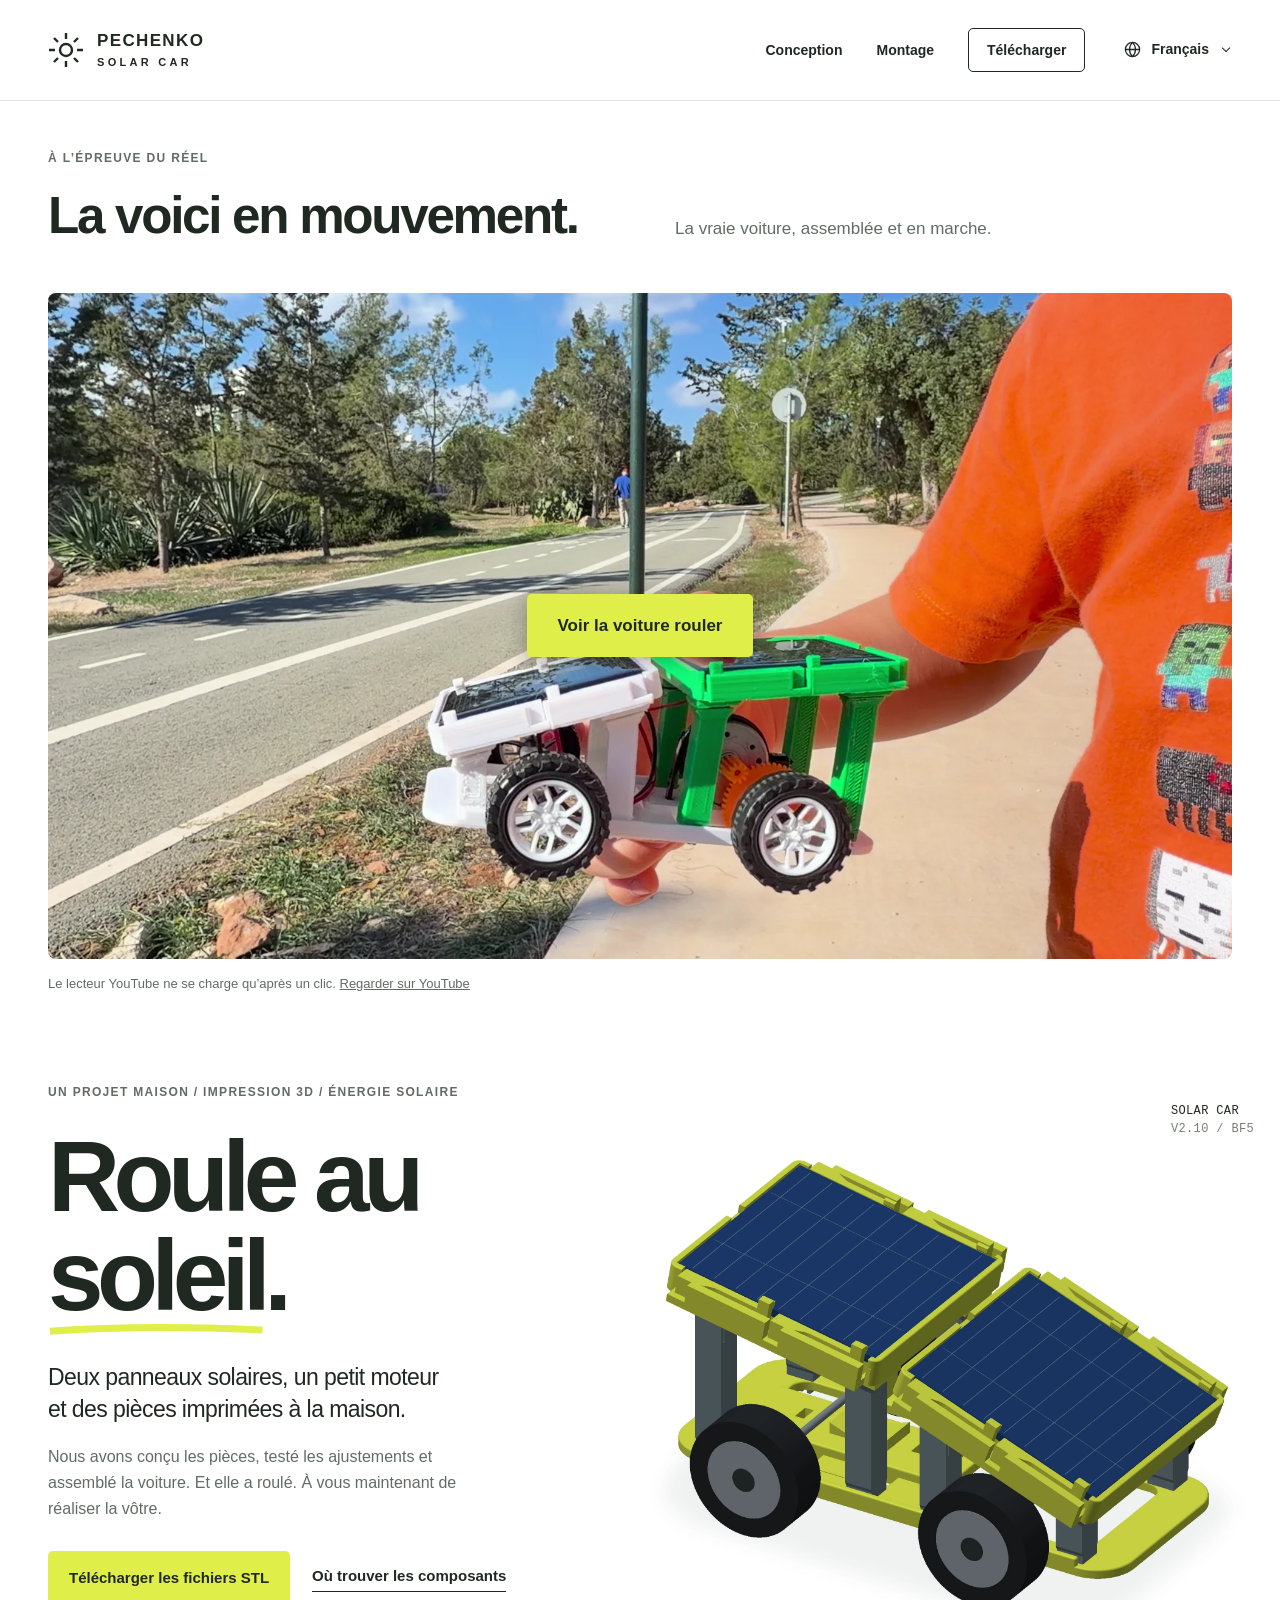
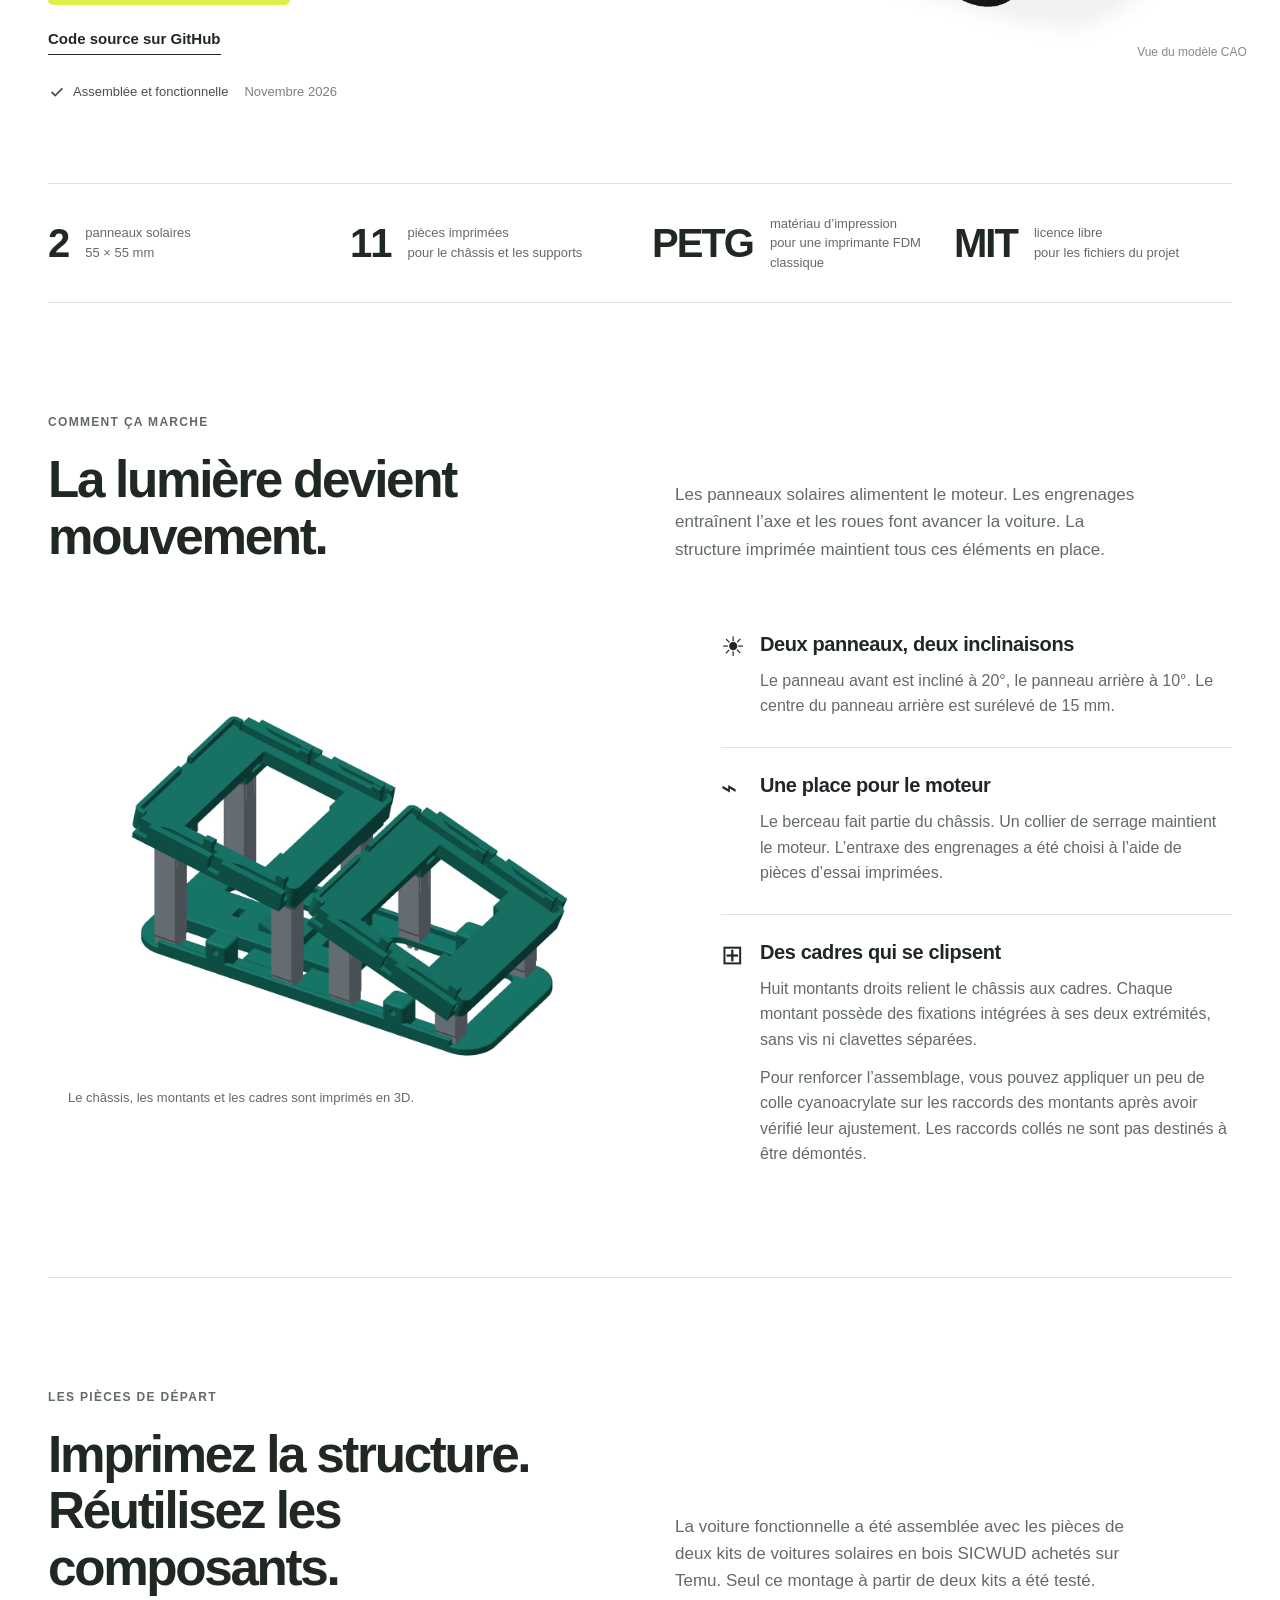
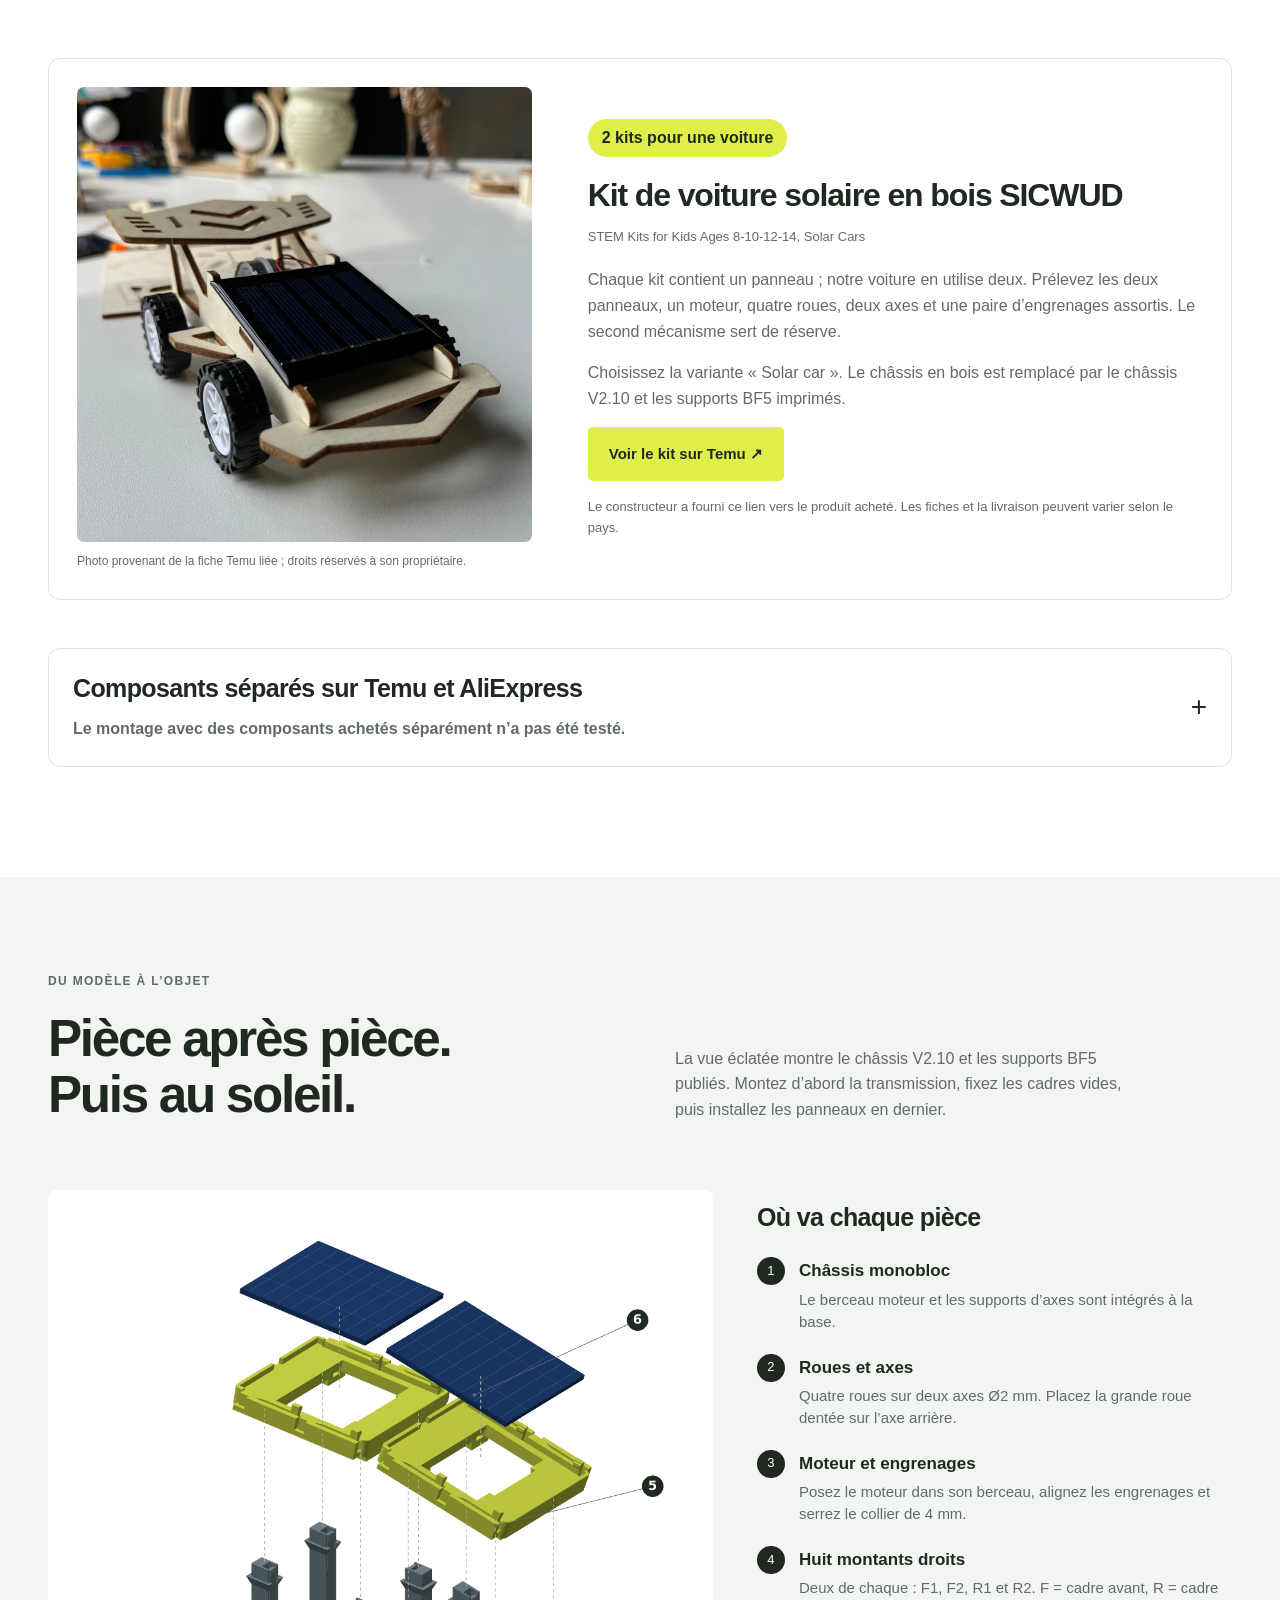
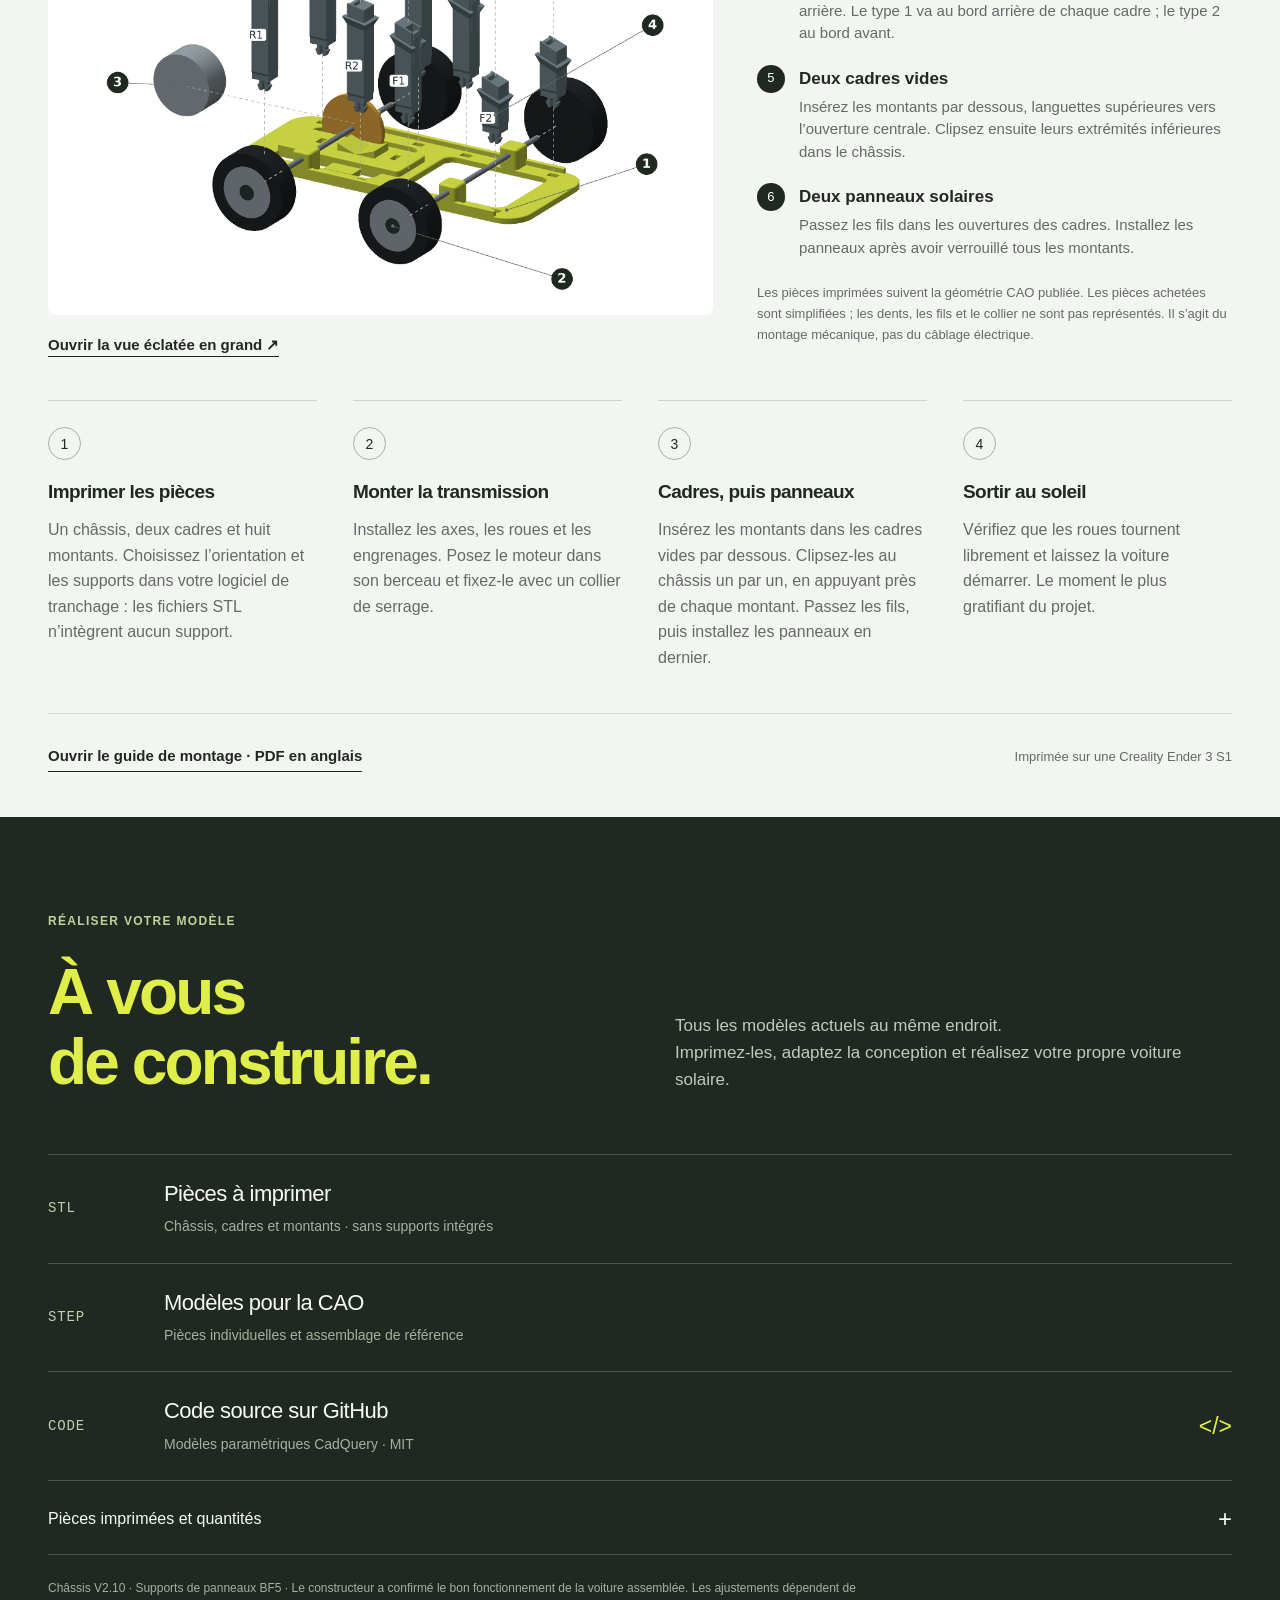
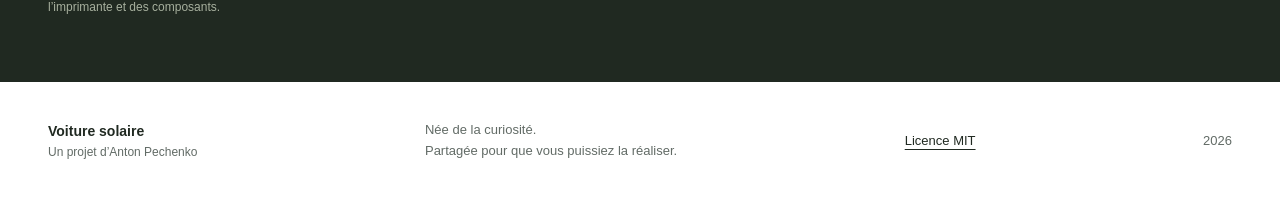
<file: site/fr/index.html>
<!doctype html>
<!-- Generated by scripts/build_site.py. Edit web/template.html and web/locales/*.json. -->
<html lang="fr" data-language="fr" data-home="../">
<head>
<meta charset="utf-8"><meta name="viewport" content="width=device-width,initial-scale=1">
<meta name="theme-color" content="#dfee49">
<title>Voiture solaire — imprimer, assembler, rouler</title>
<meta name="description" content="Une petite voiture solaire assemblée et fonctionnelle. Le projet d’Anton Pechenko : modèles 3D, fichiers STL, code source CadQuery et guide de montage, sous licence MIT.">
<link rel="canonical" href="https://solar-car.pechenko.org/fr/">
<link rel="alternate" hreflang="en" href="https://solar-car.pechenko.org/">
<link rel="alternate" hreflang="ru" href="https://solar-car.pechenko.org/ru/">
<link rel="alternate" hreflang="zh-Hans" href="https://solar-car.pechenko.org/zh/">
<link rel="alternate" hreflang="fr" href="https://solar-car.pechenko.org/fr/">
<link rel="alternate" hreflang="es" href="https://solar-car.pechenko.org/es/">
<link rel="alternate" hreflang="x-default" href="https://solar-car.pechenko.org/">
<meta property="og:type" content="website"><meta property="og:locale" content="fr_FR">
<meta property="og:title" content="Voiture solaire. Elle roule au soleil.">
<meta property="og:description" content="D’une idée à une voiture qui roule. Imprimez les pièces, assemblez-les et réalisez votre propre modèle.">
<meta property="og:url" content="https://solar-car.pechenko.org/fr/"><meta property="og:image" content="https://solar-car.pechenko.org/solar-car-assets/car-share.jpg">
<link rel="icon" type="image/svg+xml" href="../solar-car-assets/favicon.svg">
<link rel="stylesheet" href="../solar-car-assets/style.css">
<script src="../solar-car-assets/config.js" defer></script><script src="../solar-car-assets/app.js" defer></script>
</head>
<body>
<a class="skip" href="#main">Aller au contenu</a>
<header class="header"><div class="wrap nav">
  <a class="brand" href="#" aria-label="Voiture solaire — accueil"><svg aria-hidden="true" viewBox="0 0 36 36"><circle cx="18" cy="18" r="6"/><path d="M18 1v6m0 22v6M1 18h6m22 0h6M6 6l4 4m16 16 4 4M6 30l4-4M26 10l4-4"/></svg><span>PECHENKO<span class="brand-sub">SOLAR CAR</span></span></a>
  <div class="nav-tools">
    <nav aria-label="Navigation principale"><a href="#design">Conception</a><a href="#build">Montage</a><a href="#downloads" class="nav-download">Télécharger</a></nav>
    <details class="language-picker">
      <summary aria-label="Choisir la langue: Français"><svg viewBox="0 0 24 24" aria-hidden="true"><circle cx="12" cy="12" r="9"/><path d="M3 12h18M12 3c-5 5-5 13 0 18M12 3c5 5 5 13 0 18"/></svg><span>Français</span><span class="language-chevron" aria-hidden="true"></span></summary>
      <ul aria-label="Choisir la langue"><li><a href="../" data-language-choice="en" lang="en" hreflang="en">English</a></li>
<li><a href="../ru/" data-language-choice="ru" lang="ru" hreflang="ru">Русский</a></li>
<li><a href="../zh/" data-language-choice="zh" lang="zh-Hans" hreflang="zh-Hans">简体中文</a></li>
<li><a href="../fr/" data-language-choice="fr" lang="fr" hreflang="fr" aria-current="page">Français</a></li>
<li><a href="../es/" data-language-choice="es" lang="es" hreflang="es">Español</a></li></ul>
    </details>
  </div>
</div></header>
<main id="main">
<section class="section wrap video-section" id="video" hidden aria-labelledby="video-title">
  <div class="section-head"><p class="eyebrow">À l’épreuve du réel</p><h2 id="video-title">La voici en mouvement.</h2><p>La vraie voiture, assemblée et en marche.</p></div>
  <div id="video-container" class="video-container" data-poster="../solar-car-assets/video-poster.webp" data-play-label="Voir la voiture rouler" data-load-label="Charger la vidéo de la voiture dans le lecteur YouTube" data-iframe-title="Voiture solaire — démonstration"></div>
  <p class="video-note">Le lecteur YouTube ne se charge qu’après un clic. <a id="youtube-link" href="https://www.youtube.com/" target="_blank" rel="noopener">Regarder sur YouTube</a></p>
</section>
<section class="hero wrap" aria-labelledby="hero-title">
  <div class="hero-copy">
    <p class="eyebrow">Un projet maison / Impression 3D / Énergie solaire</p>
    <h1 id="hero-title">Roule au<br><span class="sun-word">soleil<svg viewBox="0 0 350 16" aria-hidden="true"><path d="M3 10Q160-1 347 8"/></svg></span>.</h1>
    <p class="lead">Deux panneaux solaires, un petit moteur<br>et des pièces imprimées à la maison.</p><p class="hero-note">Nous avons conçu les pièces, testé les ajustements et assemblé la voiture. Et elle a roulé. À vous maintenant de réaliser la vôtre.</p>
    <div class="hero-actions"><a class="button primary" href="#downloads">Télécharger les fichiers STL</a><a class="text-link" href="#hardware">Où trouver les composants</a><a class="text-link" data-source-link href="https://github.com/parilo/solar_car" target="_blank" rel="noopener">Code source sur GitHub</a></div>
    <p class="built"><svg aria-hidden="true" viewBox="0 0 20 20"><path d="m4 10 4 4 8-8"/></svg>Assemblée et fonctionnelle <span>Novembre 2026</span></p>
  </div>
  <figure class="hero-visual"><div class="model-tag">SOLAR CAR <span>V2.10 / BF5</span></div><img src="../solar-car-assets/car-hero.webp" alt="Modèle CAO de la voiture solaire : deux panneaux inclinés au-dessus d’un châssis à quatre roues" width="2400" height="1700" loading="lazy"><figcaption>Vue du modèle CAO</figcaption></figure>
</section>
<div class="stats wrap" aria-label="Le projet en chiffres">
  <div><strong>2</strong><span>panneaux solaires<br>55 × 55 mm</span></div><div><strong>11</strong><span>pièces imprimées<br>pour le châssis et les supports</span></div><div><strong>PETG</strong><span>matériau d’impression<br>pour une imprimante FDM classique</span></div><div><strong>MIT</strong><span>licence libre<br>pour les fichiers du projet</span></div>
</div>
<section class="section wrap design" id="design" aria-labelledby="design-title">
  <div class="section-head"><p class="eyebrow">Comment ça marche</p><h2 id="design-title">La lumière devient<br>mouvement.</h2><p>Les panneaux solaires alimentent le moteur. Les engrenages entraînent l’axe et les roues font avancer la voiture. La structure imprimée maintient tous ces éléments en place.</p></div>
  <div class="design-grid">
    <figure class="construction"><img src="../solar-car-assets/mounts.webp" width="1500" height="1000" loading="lazy" alt="Châssis et deux cadres sans panneaux solaires, laissant voir les huit montants droits"><figcaption>Le châssis, les montants et les cadres sont imprimés en 3D.</figcaption></figure>
    <div class="design-notes">
      <article><span class="note-mark" aria-hidden="true">☀</span><h3>Deux panneaux, deux inclinaisons</h3><p>Le panneau avant est incliné à 20°, le panneau arrière à 10°. Le centre du panneau arrière est surélevé de 15 mm.</p></article>
      <article><span class="note-mark" aria-hidden="true">⌁</span><h3>Une place pour le moteur</h3><p>Le berceau fait partie du châssis. Un collier de serrage maintient le moteur. L’entraxe des engrenages a été choisi à l’aide de pièces d’essai imprimées.</p></article>
      <article><span class="note-mark" aria-hidden="true">⊞</span><h3>Des cadres qui se clipsent</h3><p>Huit montants droits relient le châssis aux cadres. Chaque montant possède des fixations intégrées à ses deux extrémités, sans vis ni clavettes séparées.</p><p>Pour renforcer l’assemblage, vous pouvez appliquer un peu de colle cyanoacrylate sur les raccords des montants après avoir vérifié leur ajustement. Les raccords collés ne sont pas destinés à être démontés.</p></article>
    </div>
  </div>
</section>
<section class="section wrap hardware" id="hardware" aria-labelledby="hardware-title">
  <div class="section-head"><p class="eyebrow">Les pièces de départ</p><h2 id="hardware-title">Imprimez la structure.<br>Réutilisez les composants.</h2><p>La voiture fonctionnelle a été assemblée avec les pièces de deux kits de voitures solaires en bois SICWUD achetés sur Temu. Seul ce montage à partir de deux kits a été testé.</p></div>
  <article class="donor-card">
    <figure><a href="https://www.temu.com/goods.html?goods_id=606027684660893&amp;sku_id=93361448944809" target="_blank" rel="noopener noreferrer"><img src="../solar-car-assets/donor-kit.webp" width="800" height="800" loading="lazy" alt="Photo du kit de voiture solaire en bois SICWUD, avec un panneau, un moteur et quatre roues"></a><figcaption>Photo provenant de la fiche Temu liée ; droits réservés à son propriétaire.</figcaption></figure>
    <div class="donor-copy"><p class="quantity-badge">2 kits pour une voiture</p><h3>Kit de voiture solaire en bois SICWUD</h3><p class="listing-name">STEM Kits for Kids Ages 8-10-12-14, Solar Cars</p><p>Chaque kit contient un panneau ; notre voiture en utilise deux. Prélevez les deux panneaux, un moteur, quatre roues, deux axes et une paire d’engrenages assortis. Le second mécanisme sert de réserve.</p><p>Choisissez la variante « Solar car ». Le châssis en bois est remplacé par le châssis V2.10 et les supports BF5 imprimés.</p><a class="button primary" href="https://www.temu.com/goods.html?goods_id=606027684660893&amp;sku_id=93361448944809" target="_blank" rel="noopener noreferrer">Voir le kit sur Temu ↗</a><p class="kit-note">Le constructeur a fourni ce lien vers le produit acheté. Les fiches et la livraison peuvent varier selon le pays.</p></div>
  </article>
  <details class="component-options">
  <summary><span class="component-options-title">Composants séparés sur Temu et AliExpress</span><strong class="component-options-status">Le montage avec des composants achetés séparément n’a pas été testé.</strong></summary>
  <div class="component-options-content">
  <div class="alternatives-head"><p>Les liens ci-dessous proposent des pièces de remplacement possibles. Leur compatibilité dans une voiture complète n’a pas été vérifiée. Vérifiez les dimensions et la compatibilité électrique avant de commander.</p></div>
  <div class="component-grid">
    <article><p class="component-count">1 moteur</p><h4>RF-300CA-09550</h4><p>Le dessin du vendeur indique Ø24,3 × 12,4 mm, avec 6,2 mm d’arbre apparent. Un peu plus grand que notre moteur mesuré à Ø24 × 12 mm. Vérifiez le berceau, le montage du pignon, l’alignement des engrenages et le fonctionnement avec vos panneaux. Vendu sans pignon.</p><a class="text-link" href="https://www.aliexpress.com/item/1005006061376932.html" target="_blank" rel="noopener noreferrer">Moteur sur AliExpress ↗</a></article>
    <article><p class="component-count">4 roues + 2 axes nécessaires</p><h4>GUDYIR · Ø30 × 10 mm</h4><p>Roues annoncées à Ø30 × 10 mm pour axe de 2 mm. Le lot contient 8 roues et 4 axes en acier Ø2 × 100 mm. Utilisez quatre roues et deux axes, recoupés à la longueur adaptée au véhicule.</p><a class="text-link" href="https://www.temu.com/goods.html?goods_id=601102406768026" target="_blank" rel="noopener noreferrer">Roues et axes sur Temu ↗</a></article>
    <article><p class="component-count">2 panneaux nécessaires · lot de 5</p><h4>ALLMEJORES · 55 × 55 mm · 2 V</h4><p>Panneaux annoncés à 55 × 55 mm, 2 V, avec fils. L’épaisseur n’est pas précisée ; nos cadres nécessitent 2 mm. Vérifiez l’épaisseur, la bordure inactive et la compatibilité avec le moteur. Vendeur : MSL Solar Company Store.</p><a class="text-link" href="https://www.aliexpress.com/item/1005012060244981.html" target="_blank" rel="noopener noreferrer">Panneaux sur AliExpress ↗</a></article>
  </div>
  <div class="alternatives-head gear-head"><h3>Engrenages du moteur et de l’essieu arrière</h3><p>Une paire candidate chez Pinion Parts Store sur AliExpress : 10 et 50 dents, toutes deux de module 0,5. Pour des engrenages droits standard, cela donne un entraxe nominal de 15 mm et une réduction de 5:1, adaptés à l’entraxe du châssis. Cette paire n’a pas été testée sur la voiture.</p></div>
  <div class="component-grid gear-grid">
    <article><p class="component-count">1 de chaque nécessaire · lot de 10</p><h4>Pignon moteur · 102A Long · 10 dents</h4><p>Choisissez « 10 Teeth » et « 2mm Tight ». Le dessin du vendeur indique Ø5,97 mm, une longueur de 9,2 mm et un alésage de 1,96 mm pour un montage serré sur un arbre de 2 mm. Confirmez le diamètre de l’arbre du moteur de remplacement et alignez les dentures.</p><a class="text-link" href="https://www.aliexpress.com/item/32963402664.html" target="_blank" rel="noopener noreferrer">Pignon moteur sur AliExpress</a></article>
    <article><p class="component-count">1 de chaque nécessaire · lot de 10</p><h4>Roue dentée arrière · 502A · 50 dents</h4><p>Choisissez « 50 Teeth » et « 2mm Tight ». Le dessin du vendeur indique Ø26 mm, une denture de 1,6 mm de large, une largeur totale de 4,4 mm et un alésage de 1,95 mm pour un montage serré sur l’axe de 2 mm. Vérifiez le dégagement du moyeu et l’alignement des dentures.</p><a class="text-link" href="https://www.aliexpress.com/item/32967309928.html" target="_blank" rel="noopener noreferrer">Roue dentée d’essieu sur AliExpress</a></article>
  </div>
  <p class="hardware-rest">Cette paire est sélectionnée selon ses dimensions nominales, sans essai physique. Le vendeur ne fournit pas d’angle de pression exploitable ; vérifiez la compatibilité des profils, le maintien sur les axes et la liberté de rotation. Le nombre de dents de la grande roue d’origine reste inconnu. Les engrenages du kit d’origine restent la solution testée. Prévoyez aussi des fils et un collier de 4 mm de large.</p>
  </div>
  </details>
</section>
<section class="journey" id="build" aria-labelledby="build-title"><div class="wrap">
  <div class="journey-head"><div><p class="eyebrow">Du modèle à l’objet</p><h2 id="build-title">Pièce après pièce.<br>Puis au soleil.</h2></div><p>La vue éclatée montre le châssis V2.10 et les supports BF5 publiés. Montez d’abord la transmission, fixez les cadres vides, puis installez les panneaux en dernier.</p></div>
  <div class="assembly-layout">
    <figure class="exploded-figure"><a href="../solar-car-assets/assembly-exploded.webp" target="_blank" rel="noopener" aria-label="Ouvrir la vue éclatée en grand ↗"><img src="../solar-car-assets/assembly-exploded.webp" width="2200" height="2400" loading="lazy" alt="Vue éclatée : panneaux au-dessus des cadres, huit montants repérés sous les cadres, châssis avec axes et roues écartées, moteur à côté de son berceau"></a><figcaption><a class="text-link" href="../solar-car-assets/assembly-exploded.webp" target="_blank" rel="noopener">Ouvrir la vue éclatée en grand ↗</a></figcaption></figure>
    <div class="assembly-key"><h3>Où va chaque pièce</h3><ol class="diagram-legend">
      <li><strong>Châssis monobloc</strong><p>Le berceau moteur et les supports d’axes sont intégrés à la base.</p></li><li><strong>Roues et axes</strong><p>Quatre roues sur deux axes Ø2 mm. Placez la grande roue dentée sur l’axe arrière.</p></li><li><strong>Moteur et engrenages</strong><p>Posez le moteur dans son berceau, alignez les engrenages et serrez le collier de 4 mm.</p></li><li><strong>Huit montants droits</strong><p>Deux de chaque : F1, F2, R1 et R2. F = cadre avant, R = cadre arrière. Le type 1 va au bord arrière de chaque cadre ; le type 2 au bord avant.</p></li><li><strong>Deux cadres vides</strong><p>Insérez les montants par dessous, languettes supérieures vers l’ouverture centrale. Clipsez ensuite leurs extrémités inférieures dans le châssis.</p></li><li><strong>Deux panneaux solaires</strong><p>Passez les fils dans les ouvertures des cadres. Installez les panneaux après avoir verrouillé tous les montants.</p></li>
    </ol><p class="diagram-note">Les pièces imprimées suivent la géométrie CAO publiée. Les pièces achetées sont simplifiées ; les dents, les fils et le collier ne sont pas représentés. Il s’agit du montage mécanique, pas du câblage électrique.</p></div>
  </div>
  <ol class="steps">
    <li><h3>Imprimer les pièces</h3><p>Un châssis, deux cadres et huit montants. Choisissez l’orientation et les supports dans votre logiciel de tranchage : les fichiers STL n’intègrent aucun support.</p></li><li><h3>Monter la transmission</h3><p>Installez les axes, les roues et les engrenages. Posez le moteur dans son berceau et fixez-le avec un collier de serrage.</p></li><li><h3>Cadres, puis panneaux</h3><p>Insérez les montants dans les cadres vides par dessous. Clipsez-les au châssis un par un, en appuyant près de chaque montant. Passez les fils, puis installez les panneaux en dernier.</p></li><li><h3>Sortir au soleil</h3><p>Vérifiez que les roues tournent librement et laissez la voiture démarrer. Le moment le plus gratifiant du projet.</p></li>
  </ol>
  <div class="build-bottom"><a class="text-link" href="../downloads/solar-car-assembly.en.pdf" target="_blank" rel="noopener">Ouvrir le guide de montage · PDF en anglais</a><span>Imprimée sur une Creality Ender 3 S1</span></div>
</div></section>
<section class="download-section" id="downloads" aria-labelledby="download-title"><div class="wrap">
  <div class="download-top"><div><p class="eyebrow">Réaliser votre modèle</p><h2 id="download-title">À vous<br>de construire.</h2></div><p>Tous les modèles actuels au même endroit.<br>Imprimez-les, adaptez la conception et réalisez votre propre voiture solaire.</p></div>
  <div class="download-links">
    <a class="download-item" href="../downloads/solar-car-stl.zip" download><span class="file-type">STL</span><span><strong>Pièces à imprimer</strong><small>Châssis, cadres et montants · sans supports intégrés</small></span></a>
    <a class="download-item" href="../downloads/solar-car-step.zip" download><span class="file-type">STEP</span><span><strong>Modèles pour la CAO</strong><small>Pièces individuelles et assemblage de référence</small></span></a>
    <a class="download-item" data-source-link href="https://github.com/parilo/solar_car" target="_blank" rel="noopener"><span class="file-type">CODE</span><span><strong>Code source sur GitHub</strong><small>Modèles paramétriques CadQuery · MIT</small></span><span class="code-icon" aria-hidden="true">&lt;/&gt;</span></a>
  </div>
  <details class="parts"><summary>Pièces imprimées et quantités</summary><div class="parts-content">
    <div class="table-scroll"><table><caption>11 pièces imprimées au total</caption>
      <thead><tr><th scope="col">Pièce</th><th scope="col">Fichier</th><th scope="col">Quantité</th></tr></thead>
      <tbody>
        <tr><td>Châssis avec berceau moteur</td><td>solar-car-chassis-v2_10.stl</td><td>1</td></tr>
        <tr><td>Cadre avant</td><td>solar-car-bf5-F-frame.stl</td><td>1</td></tr>
        <tr><td>Cadre arrière</td><td>solar-car-bf5-R-frame.stl</td><td>1</td></tr>
        <tr><td>Montants avant F1 / F2</td><td>solar-car-bf5-F1-post.stl / F2-post.stl</td><td>2 de chaque</td></tr>
        <tr><td>Montants arrière R1 / R2</td><td>solar-car-bf5-R1-post.stl / R2-post.stl</td><td>2 de chaque</td></tr>
      </tbody>
    </table></div>
    <p>Les composants achetés figurent plus haut, dans « Où trouver les composants ». Ce montage utilise deux kits pour leurs deux panneaux, ainsi qu’un moteur, quatre roues, deux axes, des engrenages, des fils et un collier.</p><p>L’archive contient aussi des plateaux regroupant les cadres et les montants. Choisissez soit ces plateaux, soit les fichiers individuels pour éviter les doublons. Toutes les dimensions sont en millimètres ; imprimez à l’échelle 100 %.</p>
  </div></details>
  <p class="release-note">Châssis V2.10 · Supports de panneaux BF5 · Le constructeur a confirmé le bon fonctionnement de la voiture assemblée. Les ajustements dépendent de l’imprimante et des composants.</p>
</div></section>
</main>
<footer class="wrap footer"><span>Voiture solaire<span class="footer-sub">Un projet d’Anton Pechenko</span></span><p>Née de la curiosité.<br>Partagée pour que vous puissiez la réaliser.</p><a href="../downloads/LICENSE.txt">Licence MIT</a><span class="year">2026</span></footer>
</body></html>
</file>
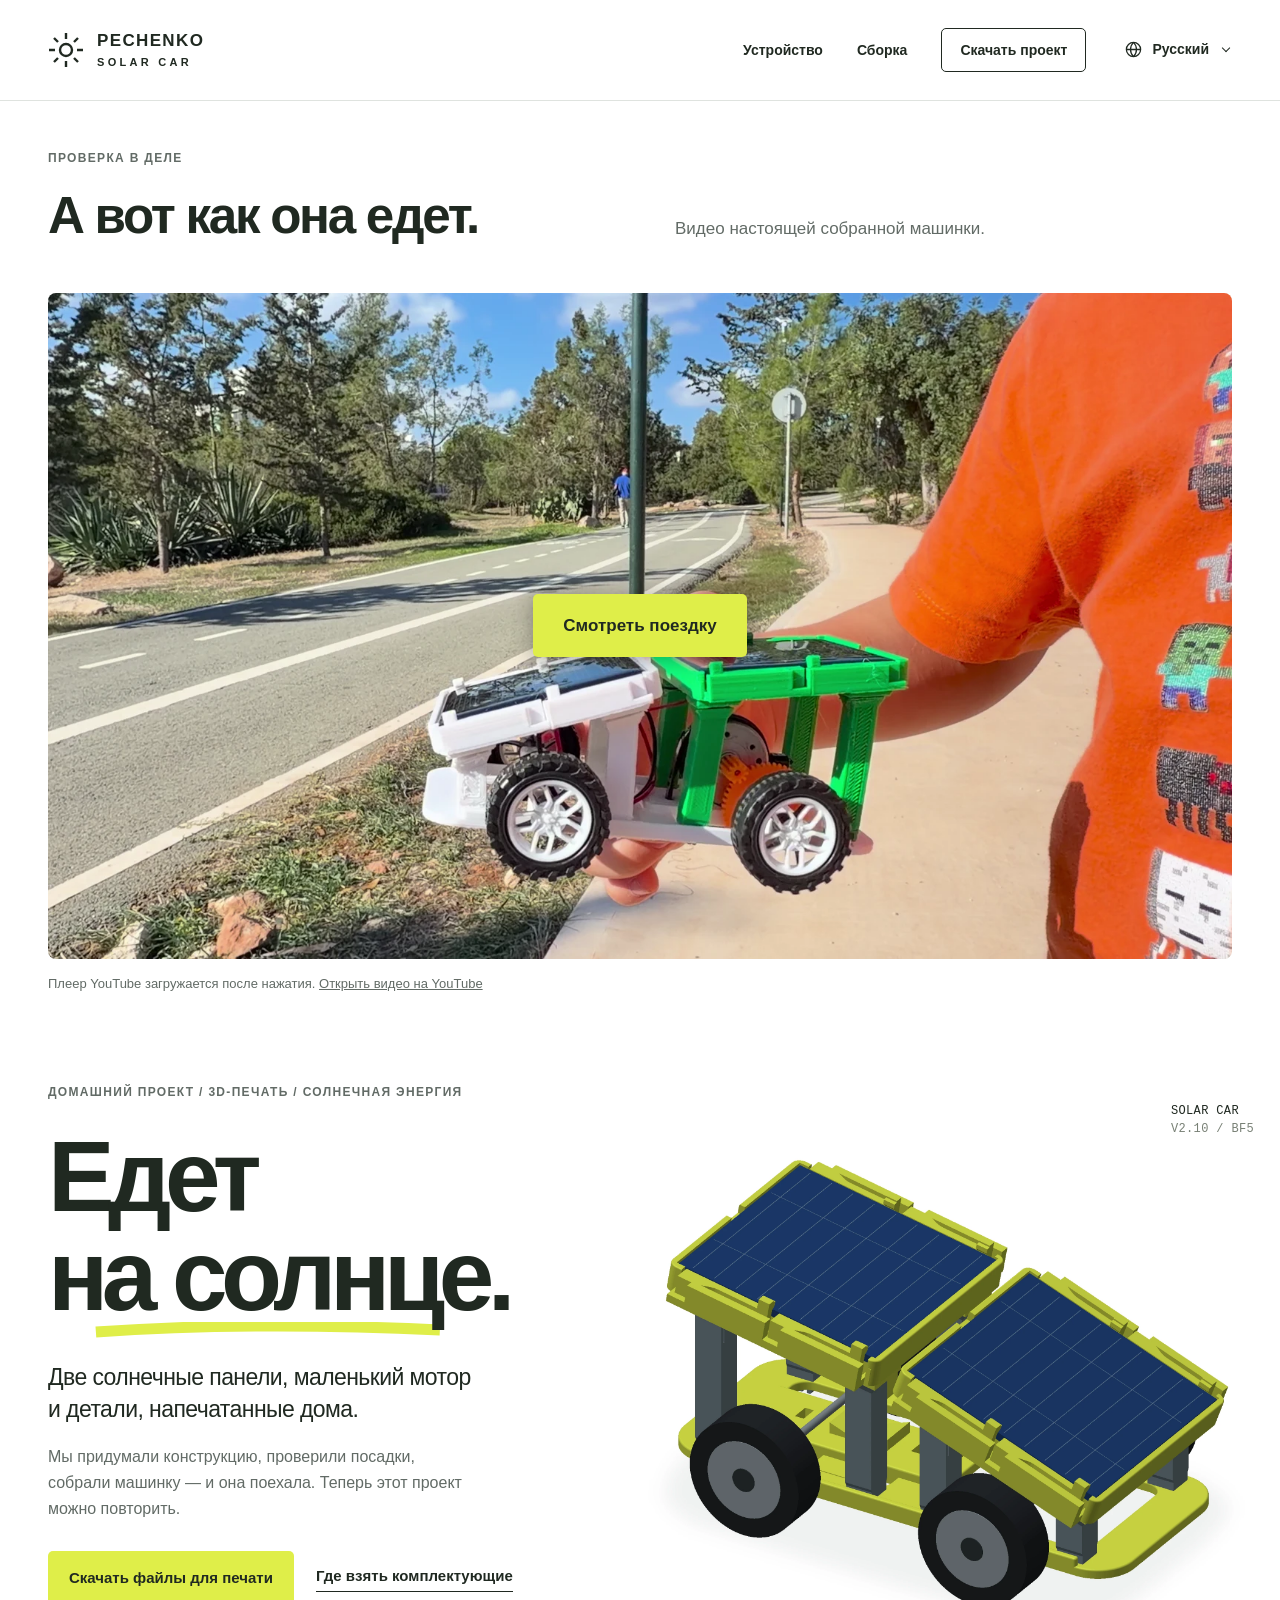
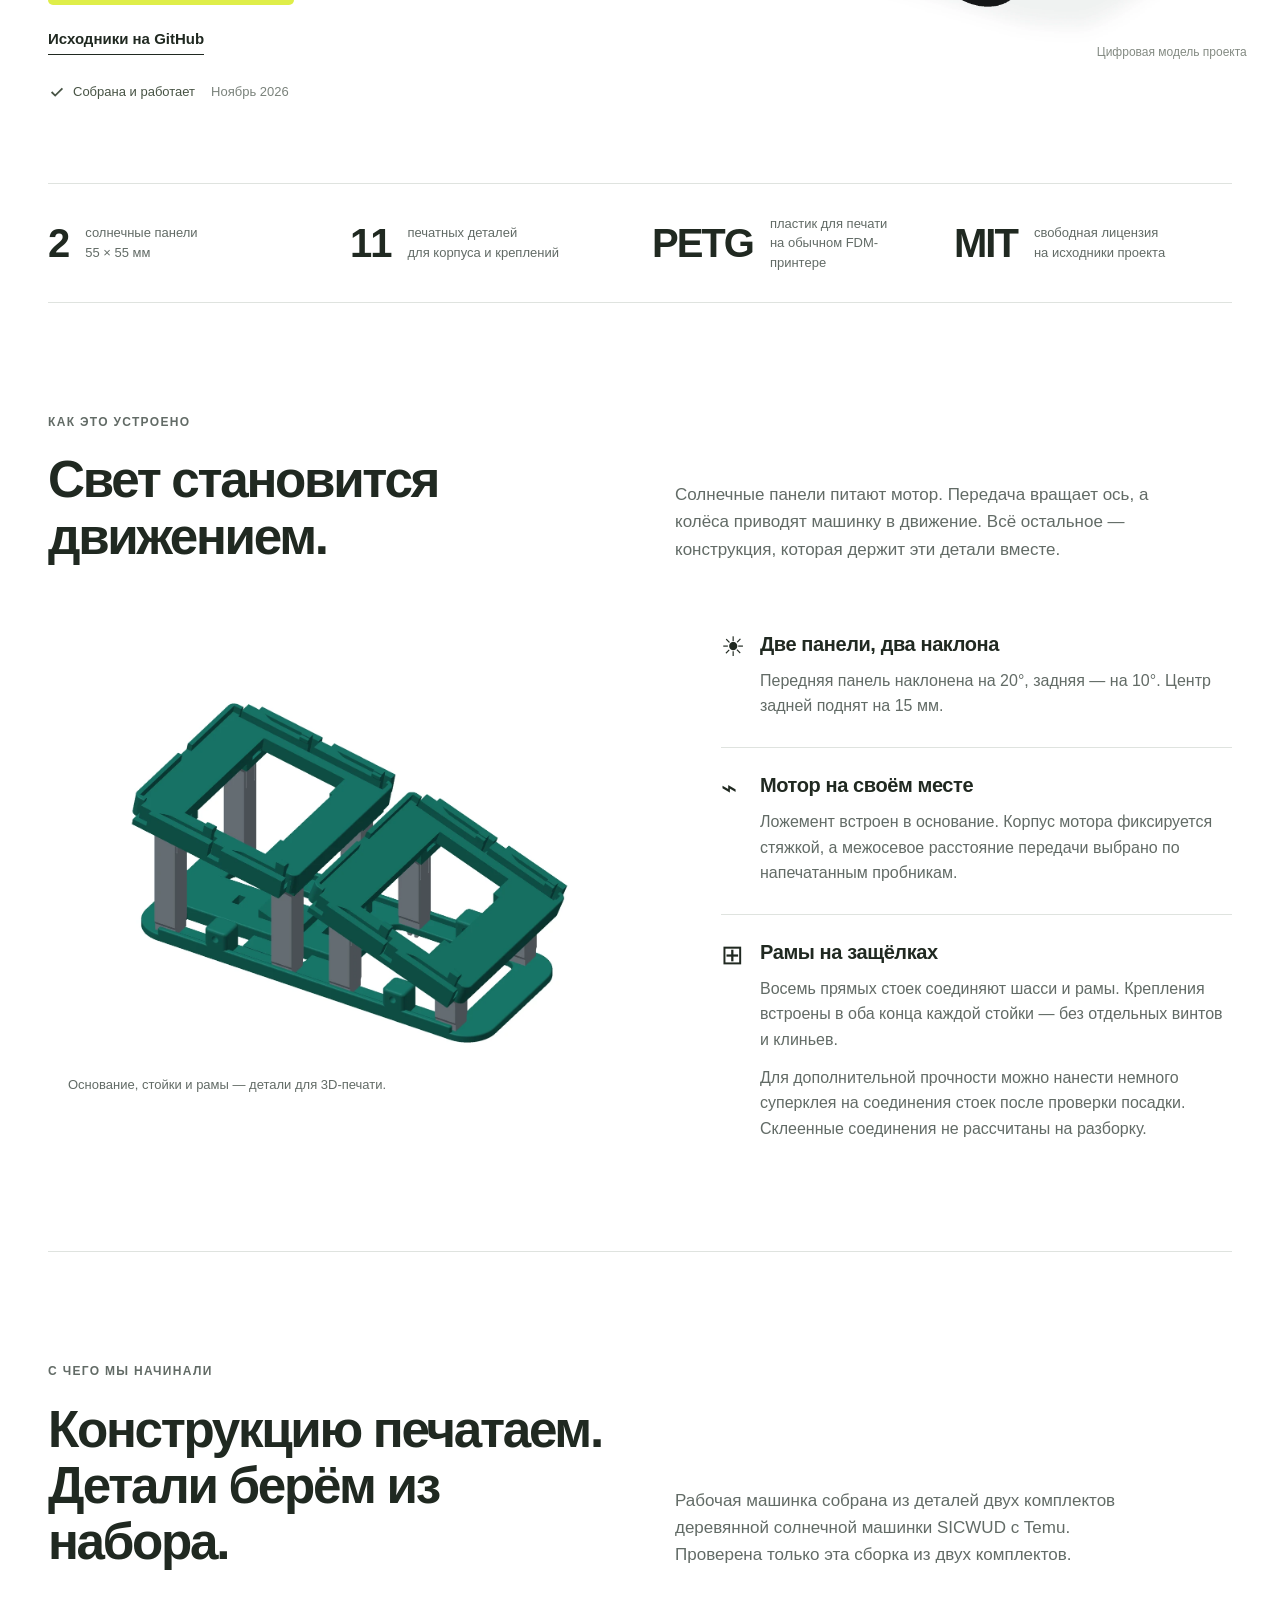
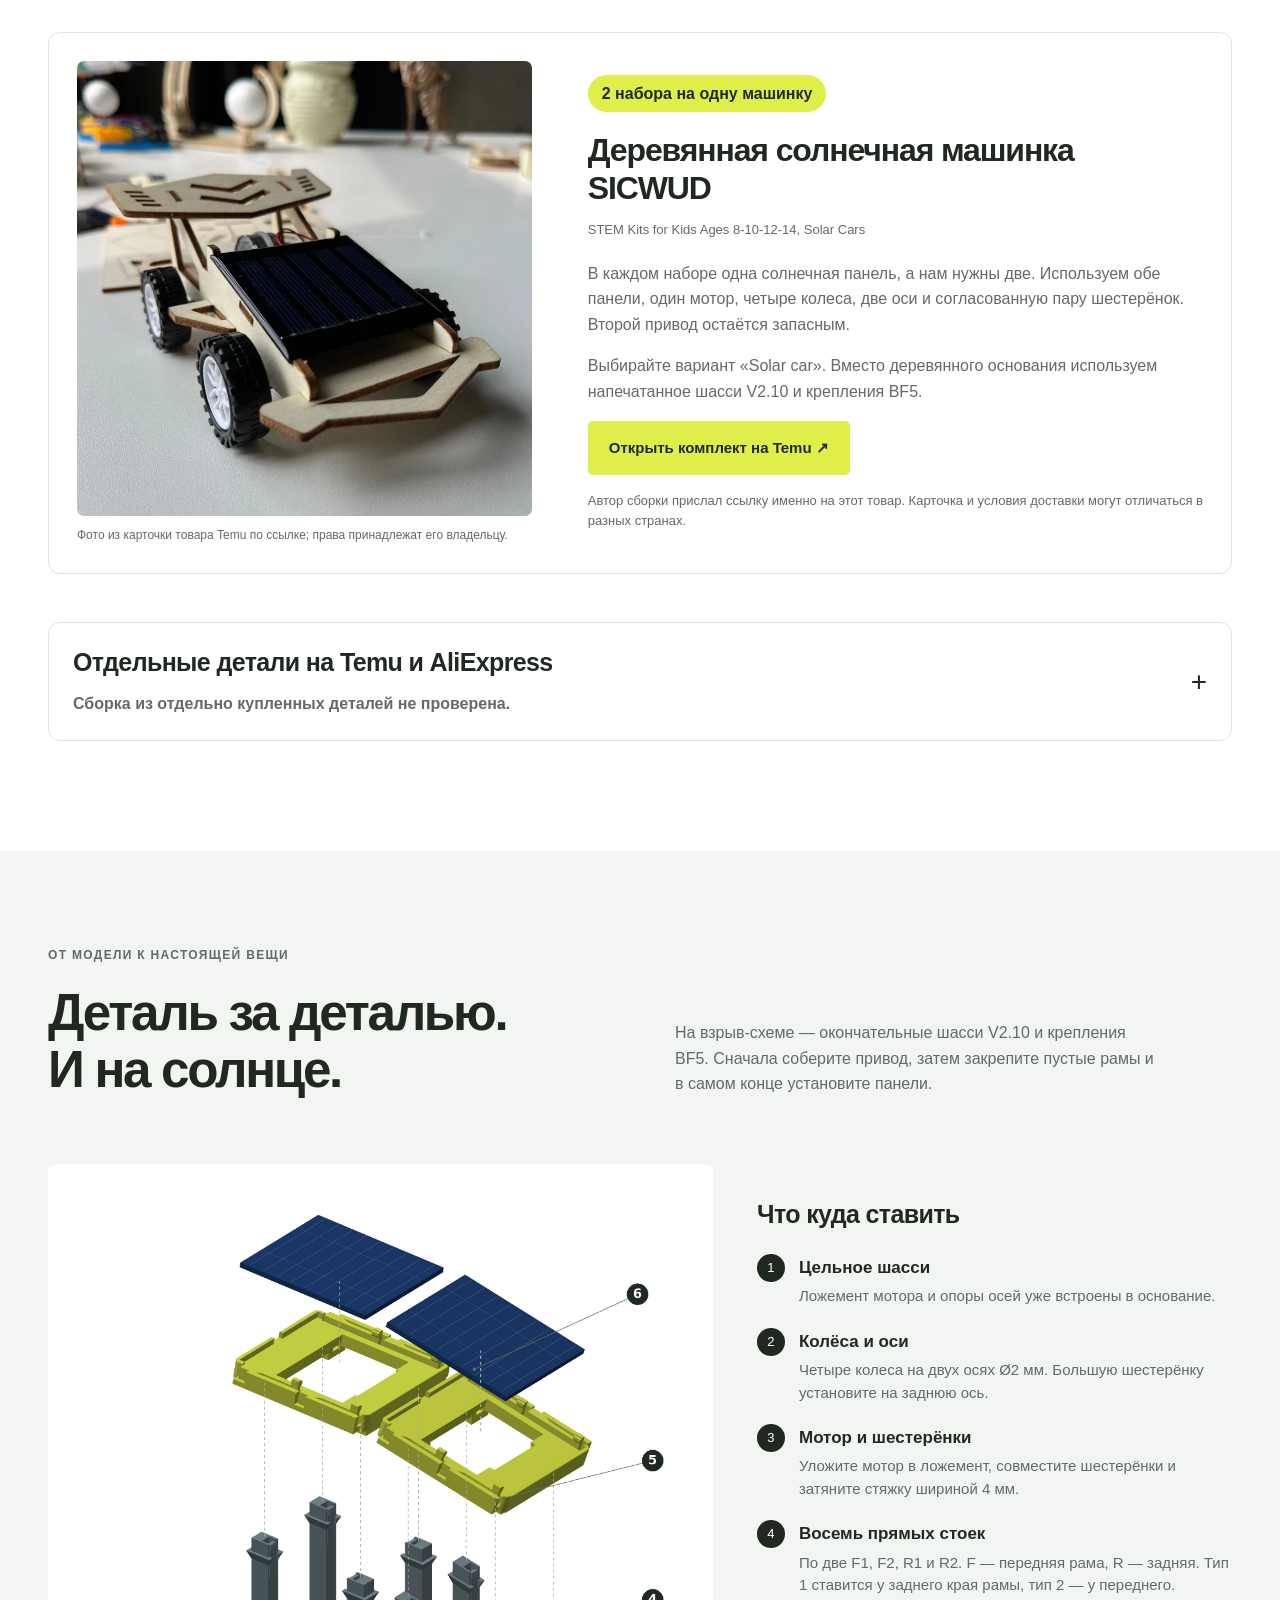
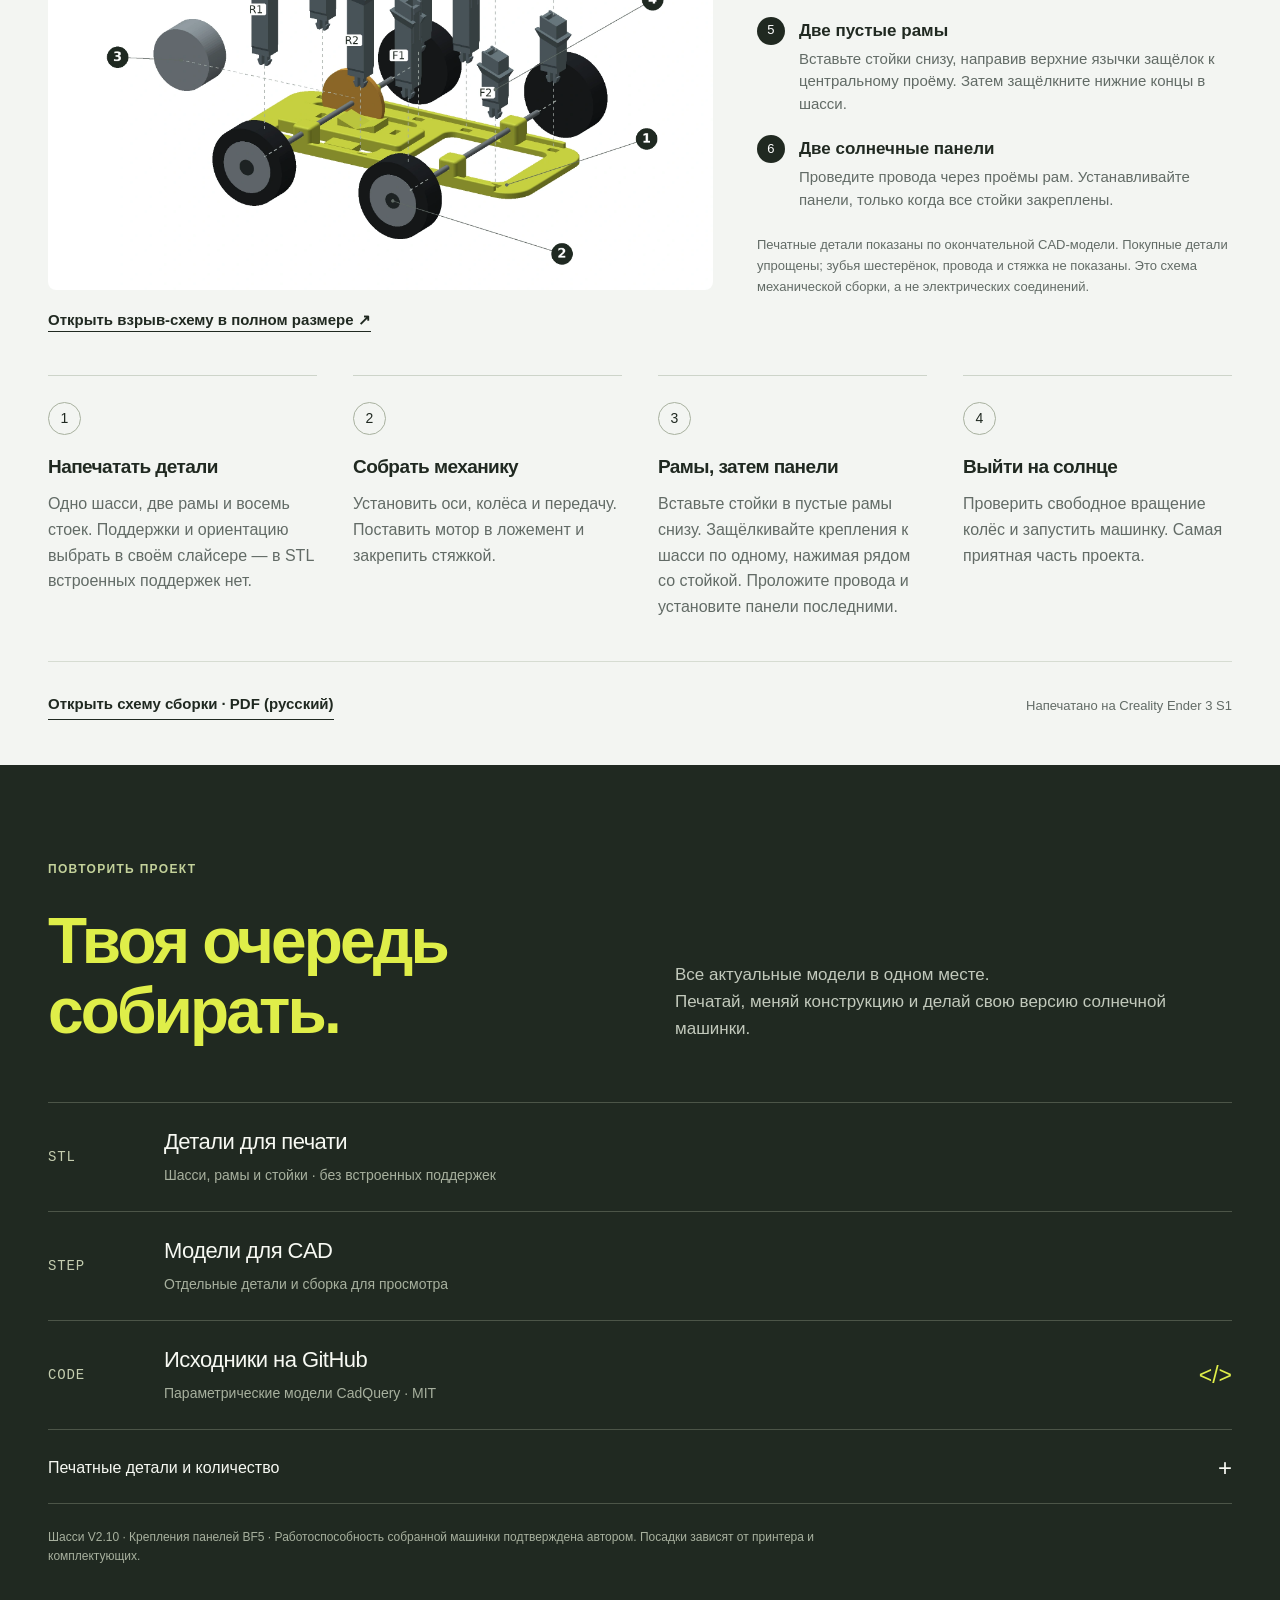
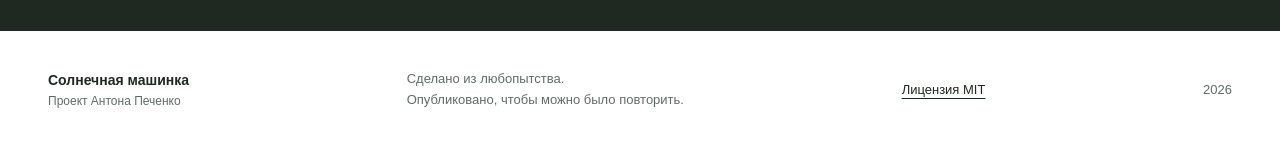
<file: site/ru/index.html>
<!doctype html>
<!-- Generated by scripts/build_site.py. Edit web/template.html and web/locales/*.json. -->
<html lang="ru" data-language="ru" data-home="../">
<head>
<meta charset="utf-8"><meta name="viewport" content="width=device-width,initial-scale=1">
<meta name="theme-color" content="#dfee49">
<title>Солнечная машинка — напечатать, собрать, запустить</title>
<meta name="description" content="Маленькая машинка на солнечных панелях. Собранный и работающий проект Антона Печенко: 3D-модели, STL для печати, исходники CadQuery и инструкция под лицензией MIT.">
<link rel="canonical" href="https://solar-car.pechenko.org/ru/">
<link rel="alternate" hreflang="en" href="https://solar-car.pechenko.org/">
<link rel="alternate" hreflang="ru" href="https://solar-car.pechenko.org/ru/">
<link rel="alternate" hreflang="zh-Hans" href="https://solar-car.pechenko.org/zh/">
<link rel="alternate" hreflang="fr" href="https://solar-car.pechenko.org/fr/">
<link rel="alternate" hreflang="es" href="https://solar-car.pechenko.org/es/">
<link rel="alternate" hreflang="x-default" href="https://solar-car.pechenko.org/">
<meta property="og:type" content="website"><meta property="og:locale" content="ru_RU">
<meta property="og:title" content="Солнечная машинка. Едет на солнце.">
<meta property="og:description" content="От идеи до работающей машинки. Напечатай детали, собери конструкцию и повтори проект.">
<meta property="og:url" content="https://solar-car.pechenko.org/ru/"><meta property="og:image" content="https://solar-car.pechenko.org/solar-car-assets/car-share.jpg">
<link rel="icon" type="image/svg+xml" href="../solar-car-assets/favicon.svg">
<link rel="stylesheet" href="../solar-car-assets/style.css">
<script src="../solar-car-assets/config.js" defer></script><script src="../solar-car-assets/app.js" defer></script>
</head>
<body>
<a class="skip" href="#main">К содержимому</a>
<header class="header"><div class="wrap nav">
  <a class="brand" href="#" aria-label="Солнечная машинка — начало"><svg aria-hidden="true" viewBox="0 0 36 36"><circle cx="18" cy="18" r="6"/><path d="M18 1v6m0 22v6M1 18h6m22 0h6M6 6l4 4m16 16 4 4M6 30l4-4M26 10l4-4"/></svg><span>PECHENKO<span class="brand-sub">SOLAR CAR</span></span></a>
  <div class="nav-tools">
    <nav aria-label="Основная навигация"><a href="#design">Устройство</a><a href="#build">Сборка</a><a href="#downloads" class="nav-download">Скачать проект</a></nav>
    <details class="language-picker">
      <summary aria-label="Выбрать язык: Русский"><svg viewBox="0 0 24 24" aria-hidden="true"><circle cx="12" cy="12" r="9"/><path d="M3 12h18M12 3c-5 5-5 13 0 18M12 3c5 5 5 13 0 18"/></svg><span>Русский</span><span class="language-chevron" aria-hidden="true"></span></summary>
      <ul aria-label="Выбрать язык"><li><a href="../" data-language-choice="en" lang="en" hreflang="en">English</a></li>
<li><a href="../ru/" data-language-choice="ru" lang="ru" hreflang="ru" aria-current="page">Русский</a></li>
<li><a href="../zh/" data-language-choice="zh" lang="zh-Hans" hreflang="zh-Hans">简体中文</a></li>
<li><a href="../fr/" data-language-choice="fr" lang="fr" hreflang="fr">Français</a></li>
<li><a href="../es/" data-language-choice="es" lang="es" hreflang="es">Español</a></li></ul>
    </details>
  </div>
</div></header>
<main id="main">
<section class="section wrap video-section" id="video" hidden aria-labelledby="video-title">
  <div class="section-head"><p class="eyebrow">Проверка в деле</p><h2 id="video-title">А вот как она едет.</h2><p>Видео настоящей собранной машинки.</p></div>
  <div id="video-container" class="video-container" data-poster="../solar-car-assets/video-poster.webp" data-play-label="Смотреть поездку" data-load-label="Загрузить видео поездки в плеере YouTube" data-iframe-title="Солнечная машинка — видео поездки"></div>
  <p class="video-note">Плеер YouTube загружается после нажатия. <a id="youtube-link" href="https://www.youtube.com/" target="_blank" rel="noopener">Открыть видео на YouTube</a></p>
</section>
<section class="hero wrap" aria-labelledby="hero-title">
  <div class="hero-copy">
    <p class="eyebrow">Домашний проект / 3D-печать / Солнечная энергия</p>
    <h1 id="hero-title">Едет<br><span class="sun-word">на солнце<svg viewBox="0 0 350 16" aria-hidden="true"><path d="M3 10Q160-1 347 8"/></svg></span>.</h1>
    <p class="lead">Две солнечные панели, маленький мотор<br>и детали, напечатанные дома.</p><p class="hero-note">Мы придумали конструкцию, проверили посадки, собрали машинку — и она поехала. Теперь этот проект можно повторить.</p>
    <div class="hero-actions"><a class="button primary" href="#downloads">Скачать файлы для печати</a><a class="text-link" href="#hardware">Где взять комплектующие</a><a class="text-link" data-source-link href="https://github.com/parilo/solar_car" target="_blank" rel="noopener">Исходники на GitHub</a></div>
    <p class="built"><svg aria-hidden="true" viewBox="0 0 20 20"><path d="m4 10 4 4 8-8"/></svg>Собрана и работает <span>Ноябрь 2026</span></p>
  </div>
  <figure class="hero-visual"><div class="model-tag">SOLAR CAR <span>V2.10 / BF5</span></div><img src="../solar-car-assets/car-hero.webp" alt="Цифровая модель солнечной машинки: две наклонные панели над шасси на четырёх колёсах" width="2400" height="1700" loading="lazy"><figcaption>Цифровая модель проекта</figcaption></figure>
</section>
<div class="stats wrap" aria-label="Проект в цифрах">
  <div><strong>2</strong><span>солнечные панели<br>55 × 55 мм</span></div><div><strong>11</strong><span>печатных деталей<br>для корпуса и креплений</span></div><div><strong>PETG</strong><span>пластик для печати<br>на обычном FDM-принтере</span></div><div><strong>MIT</strong><span>свободная лицензия<br>на исходники проекта</span></div>
</div>
<section class="section wrap design" id="design" aria-labelledby="design-title">
  <div class="section-head"><p class="eyebrow">Как это устроено</p><h2 id="design-title">Свет становится<br>движением.</h2><p>Солнечные панели питают мотор. Передача вращает ось, а колёса приводят машинку в движение. Всё остальное — конструкция, которая держит эти детали вместе.</p></div>
  <div class="design-grid">
    <figure class="construction"><img src="../solar-car-assets/mounts.webp" width="1500" height="1000" loading="lazy" alt="Шасси и две рамы без солнечных панелей: видны восемь прямых стоек"><figcaption>Основание, стойки и рамы — детали для 3D-печати.</figcaption></figure>
    <div class="design-notes">
      <article><span class="note-mark" aria-hidden="true">☀</span><h3>Две панели, два наклона</h3><p>Передняя панель наклонена на 20°, задняя — на 10°. Центр задней поднят на 15 мм.</p></article>
      <article><span class="note-mark" aria-hidden="true">⌁</span><h3>Мотор на своём месте</h3><p>Ложемент встроен в основание. Корпус мотора фиксируется стяжкой, а межосевое расстояние передачи выбрано по напечатанным пробникам.</p></article>
      <article><span class="note-mark" aria-hidden="true">⊞</span><h3>Рамы на защёлках</h3><p>Восемь прямых стоек соединяют шасси и рамы. Крепления встроены в оба конца каждой стойки — без отдельных винтов и клиньев.</p><p>Для дополнительной прочности можно нанести немного суперклея на соединения стоек после проверки посадки. Склеенные соединения не рассчитаны на разборку.</p></article>
    </div>
  </div>
</section>
<section class="section wrap hardware" id="hardware" aria-labelledby="hardware-title">
  <div class="section-head"><p class="eyebrow">С чего мы начинали</p><h2 id="hardware-title">Конструкцию печатаем.<br>Детали берём из набора.</h2><p>Рабочая машинка собрана из деталей двух комплектов деревянной солнечной машинки SICWUD с Temu. Проверена только эта сборка из двух комплектов.</p></div>
  <article class="donor-card">
    <figure><a href="https://www.temu.com/goods.html?goods_id=606027684660893&amp;sku_id=93361448944809" target="_blank" rel="noopener noreferrer"><img src="../solar-car-assets/donor-kit.webp" width="800" height="800" loading="lazy" alt="Фото набора деревянной солнечной машинки SICWUD: одна панель, мотор и четыре колеса"></a><figcaption>Фото из карточки товара Temu по ссылке; права принадлежат его владельцу.</figcaption></figure>
    <div class="donor-copy"><p class="quantity-badge">2 набора на одну машинку</p><h3>Деревянная солнечная машинка SICWUD</h3><p class="listing-name">STEM Kits for Kids Ages 8-10-12-14, Solar Cars</p><p>В каждом наборе одна солнечная панель, а нам нужны две. Используем обе панели, один мотор, четыре колеса, две оси и согласованную пару шестерёнок. Второй привод остаётся запасным.</p><p>Выбирайте вариант «Solar car». Вместо деревянного основания используем напечатанное шасси V2.10 и крепления BF5.</p><a class="button primary" href="https://www.temu.com/goods.html?goods_id=606027684660893&amp;sku_id=93361448944809" target="_blank" rel="noopener noreferrer">Открыть комплект на Temu ↗</a><p class="kit-note">Автор сборки прислал ссылку именно на этот товар. Карточка и условия доставки могут отличаться в разных странах.</p></div>
  </article>
  <details class="component-options">
  <summary><span class="component-options-title">Отдельные детали на Temu и AliExpress</span><strong class="component-options-status">Сборка из отдельно купленных деталей не проверена.</strong></summary>
  <div class="component-options-content">
  <div class="alternatives-head"><p>Ссылки ниже — возможные альтернативы для подбора деталей. Их совместимость в составе целой машинки не проверена. Перед заказом сверьте размеры и электрические параметры.</p></div>
  <div class="component-grid">
    <article><p class="component-count">1 мотор</p><h4>RF-300CA-09550</h4><p>На рисунке продавца корпус Ø24,3 × 12,4 мм, выступающий вал — 6,2 мм. Он чуть больше нашего мотора Ø24 × 12 мм. Проверьте посадку в ложемент, посадку шестерёнки, зацепление и работу от панелей. Продаётся без шестерёнки.</p><a class="text-link" href="https://www.aliexpress.com/item/1005006061376932.html" target="_blank" rel="noopener noreferrer">Мотор на AliExpress ↗</a></article>
    <article><p class="component-count">Нужны 4 колеса + 2 оси</p><h4>GUDYIR · Ø30 × 10 mm</h4><p>Заявлены колёса Ø30 × 10 мм под ось 2 мм. В упаковке 8 колёс и 4 стальные оси Ø2 × 100 мм. Используйте четыре колеса и две оси, укоротив оси под машинку.</p><a class="text-link" href="https://www.temu.com/goods.html?goods_id=601102406768026" target="_blank" rel="noopener noreferrer">Колёса и оси на Temu ↗</a></article>
    <article><p class="component-count">Нужны 2 панели · в упаковке 5</p><h4>ALLMEJORES · 55 × 55 mm · 2 V</h4><p>Заявлены панели 55 × 55 мм, 2 В, с проводами. Толщина не указана; наши рамы рассчитаны на 2 мм. Проверьте толщину, свободный ободок и совместимость с мотором. Продавец — MSL Solar Company Store.</p><a class="text-link" href="https://www.aliexpress.com/item/1005012060244981.html" target="_blank" rel="noopener noreferrer">Панели на AliExpress ↗</a></article>
  </div>
  <div class="alternatives-head gear-head"><h3>Шестерёнки для мотора и задней оси</h3><p>Расчётная пара из Pinion Parts Store на AliExpress: 10 и 50 зубьев, обе с модулем 0,5. Для стандартных прямозубых шестерёнок это даёт межосевое расстояние 15 мм и редукцию 5:1 — под наше шасси. Эта пара на машинке ещё не испытана.</p></div>
  <div class="component-grid gear-grid">
    <article><p class="component-count">Нужна 1 каждого типа · в упаковке 10</p><h4>На мотор · 102A Long · 10 зубьев</h4><p>Выберите «10 Teeth» и «2mm Tight». На чертеже продавца: Ø5,97 мм, длина 9,2 мм, отверстие 1,96 мм для плотной посадки на вал 2 мм. Уточните диаметр вала выбранного мотора и совместите зубья с шестерёнкой оси.</p><a class="text-link" href="https://www.aliexpress.com/item/32963402664.html" target="_blank" rel="noopener noreferrer">Шестерёнка мотора на AliExpress</a></article>
    <article><p class="component-count">Нужна 1 каждого типа · в упаковке 10</p><h4>На заднюю ось · 502A · 50 зубьев</h4><p>Выберите «50 Teeth» и «2mm Tight». На чертеже продавца: Ø26 мм, ширина зубчатой части 1,6 мм, общая ширина 4,4 мм, отверстие 1,95 мм для плотной посадки на ось 2 мм. Проверьте зазор у ступицы и совмещение зубьев.</p><a class="text-link" href="https://www.aliexpress.com/item/32967309928.html" target="_blank" rel="noopener noreferrer">Шестерёнка оси на AliExpress</a></article>
  </div>
  <p class="hardware-rest">Пара подобрана по номинальным размерам, без физической примерки. Корректный угол зацепления продавец не указал: нужно проверить совместимость профиля зубьев, фиксацию на валах и свободное вращение. Число зубьев исходной большой шестерёнки по-прежнему не подтверждено. Проверенный вариант — шестерёнки из исходного набора. Также нужны провода и стяжка шириной 4 мм.</p>
  </div>
  </details>
</section>
<section class="journey" id="build" aria-labelledby="build-title"><div class="wrap">
  <div class="journey-head"><div><p class="eyebrow">От модели к настоящей вещи</p><h2 id="build-title">Деталь за деталью.<br>И на солнце.</h2></div><p>На взрыв-схеме — окончательные шасси V2.10 и крепления BF5. Сначала соберите привод, затем закрепите пустые рамы и в самом конце установите панели.</p></div>
  <div class="assembly-layout">
    <figure class="exploded-figure"><a href="../solar-car-assets/assembly-exploded.webp" target="_blank" rel="noopener" aria-label="Открыть взрыв-схему в полном размере ↗"><img src="../solar-car-assets/assembly-exploded.webp" width="2200" height="2400" loading="lazy" alt="Взрыв-схема машинки: панели над рамами, восемь подписанных стоек под рамами, шасси с осями и разнесёнными колёсами, мотор рядом с ложементом"></a><figcaption><a class="text-link" href="../solar-car-assets/assembly-exploded.webp" target="_blank" rel="noopener">Открыть взрыв-схему в полном размере ↗</a></figcaption></figure>
    <div class="assembly-key"><h3>Что куда ставить</h3><ol class="diagram-legend">
      <li><strong>Цельное шасси</strong><p>Ложемент мотора и опоры осей уже встроены в основание.</p></li><li><strong>Колёса и оси</strong><p>Четыре колеса на двух осях Ø2 мм. Большую шестерёнку установите на заднюю ось.</p></li><li><strong>Мотор и шестерёнки</strong><p>Уложите мотор в ложемент, совместите шестерёнки и затяните стяжку шириной 4 мм.</p></li><li><strong>Восемь прямых стоек</strong><p>По две F1, F2, R1 и R2. F — передняя рама, R — задняя. Тип 1 ставится у заднего края рамы, тип 2 — у переднего.</p></li><li><strong>Две пустые рамы</strong><p>Вставьте стойки снизу, направив верхние язычки защёлок к центральному проёму. Затем защёлкните нижние концы в шасси.</p></li><li><strong>Две солнечные панели</strong><p>Проведите провода через проёмы рам. Устанавливайте панели, только когда все стойки закреплены.</p></li>
    </ol><p class="diagram-note">Печатные детали показаны по окончательной CAD-модели. Покупные детали упрощены; зубья шестерёнок, провода и стяжка не показаны. Это схема механической сборки, а не электрических соединений.</p></div>
  </div>
  <ol class="steps">
    <li><h3>Напечатать детали</h3><p>Одно шасси, две рамы и восемь стоек. Поддержки и ориентацию выбрать в своём слайсере — в STL встроенных поддержек нет.</p></li><li><h3>Собрать механику</h3><p>Установить оси, колёса и передачу. Поставить мотор в ложемент и закрепить стяжкой.</p></li><li><h3>Рамы, затем панели</h3><p>Вставьте стойки в пустые рамы снизу. Защёлкивайте крепления к шасси по одному, нажимая рядом со стойкой. Проложите провода и установите панели последними.</p></li><li><h3>Выйти на солнце</h3><p>Проверить свободное вращение колёс и запустить машинку. Самая приятная часть проекта.</p></li>
  </ol>
  <div class="build-bottom"><a class="text-link" href="../downloads/solar-car-assembly.pdf" target="_blank" rel="noopener">Открыть схему сборки · PDF (русский)</a><span>Напечатано на Creality Ender 3 S1</span></div>
</div></section>
<section class="download-section" id="downloads" aria-labelledby="download-title"><div class="wrap">
  <div class="download-top"><div><p class="eyebrow">Повторить проект</p><h2 id="download-title">Твоя очередь<br>собирать.</h2></div><p>Все актуальные модели в одном месте.<br>Печатай, меняй конструкцию и делай свою версию солнечной машинки.</p></div>
  <div class="download-links">
    <a class="download-item" href="../downloads/solar-car-stl.zip" download><span class="file-type">STL</span><span><strong>Детали для печати</strong><small>Шасси, рамы и стойки · без встроенных поддержек</small></span></a>
    <a class="download-item" href="../downloads/solar-car-step.zip" download><span class="file-type">STEP</span><span><strong>Модели для CAD</strong><small>Отдельные детали и сборка для просмотра</small></span></a>
    <a class="download-item" data-source-link href="https://github.com/parilo/solar_car" target="_blank" rel="noopener"><span class="file-type">CODE</span><span><strong>Исходники на GitHub</strong><small>Параметрические модели CadQuery · MIT</small></span><span class="code-icon" aria-hidden="true">&lt;/&gt;</span></a>
  </div>
  <details class="parts"><summary>Печатные детали и количество</summary><div class="parts-content">
    <div class="table-scroll"><table><caption>Печатные детали: 11 штук</caption>
      <thead><tr><th scope="col">Деталь</th><th scope="col">Файл</th><th scope="col">Количество</th></tr></thead>
      <tbody>
        <tr><td>Шасси с ложементом мотора</td><td>solar-car-chassis-v2_10.stl</td><td>1</td></tr>
        <tr><td>Передняя рама</td><td>solar-car-bf5-F-frame.stl</td><td>1</td></tr>
        <tr><td>Задняя рама</td><td>solar-car-bf5-R-frame.stl</td><td>1</td></tr>
        <tr><td>Передние стойки F1 / F2</td><td>solar-car-bf5-F1-post.stl / F2-post.stl</td><td>2 каждого типа</td></tr>
        <tr><td>Задние стойки R1 / R2</td><td>solar-car-bf5-R1-post.stl / R2-post.stl</td><td>2 каждого типа</td></tr>
      </tbody>
    </table></div>
    <p>Покупные детали перечислены выше в разделе «Где взять комплектующие». Для этой сборки нужны два набора ради двух панелей, а также один мотор, четыре колеса, две оси, шестерёнки, провода и стяжка.</p><p>В архиве также есть общие раскладки рам и стоек. Выбирай либо раскладки, либо отдельные детали, чтобы не напечатать дубликаты. Все размеры в миллиметрах; масштаб 100%.</p>
  </div></details>
  <p class="release-note">Шасси V2.10 · Крепления панелей BF5 · Работоспособность собранной машинки подтверждена автором. Посадки зависят от принтера и комплектующих.</p>
</div></section>
</main>
<footer class="wrap footer"><span>Солнечная машинка<span class="footer-sub">Проект Антона Печенко</span></span><p>Сделано из любопытства.<br>Опубликовано, чтобы можно было повторить.</p><a href="../downloads/LICENSE.txt">Лицензия MIT</a><span class="year">2026</span></footer>
</body></html>
</file>
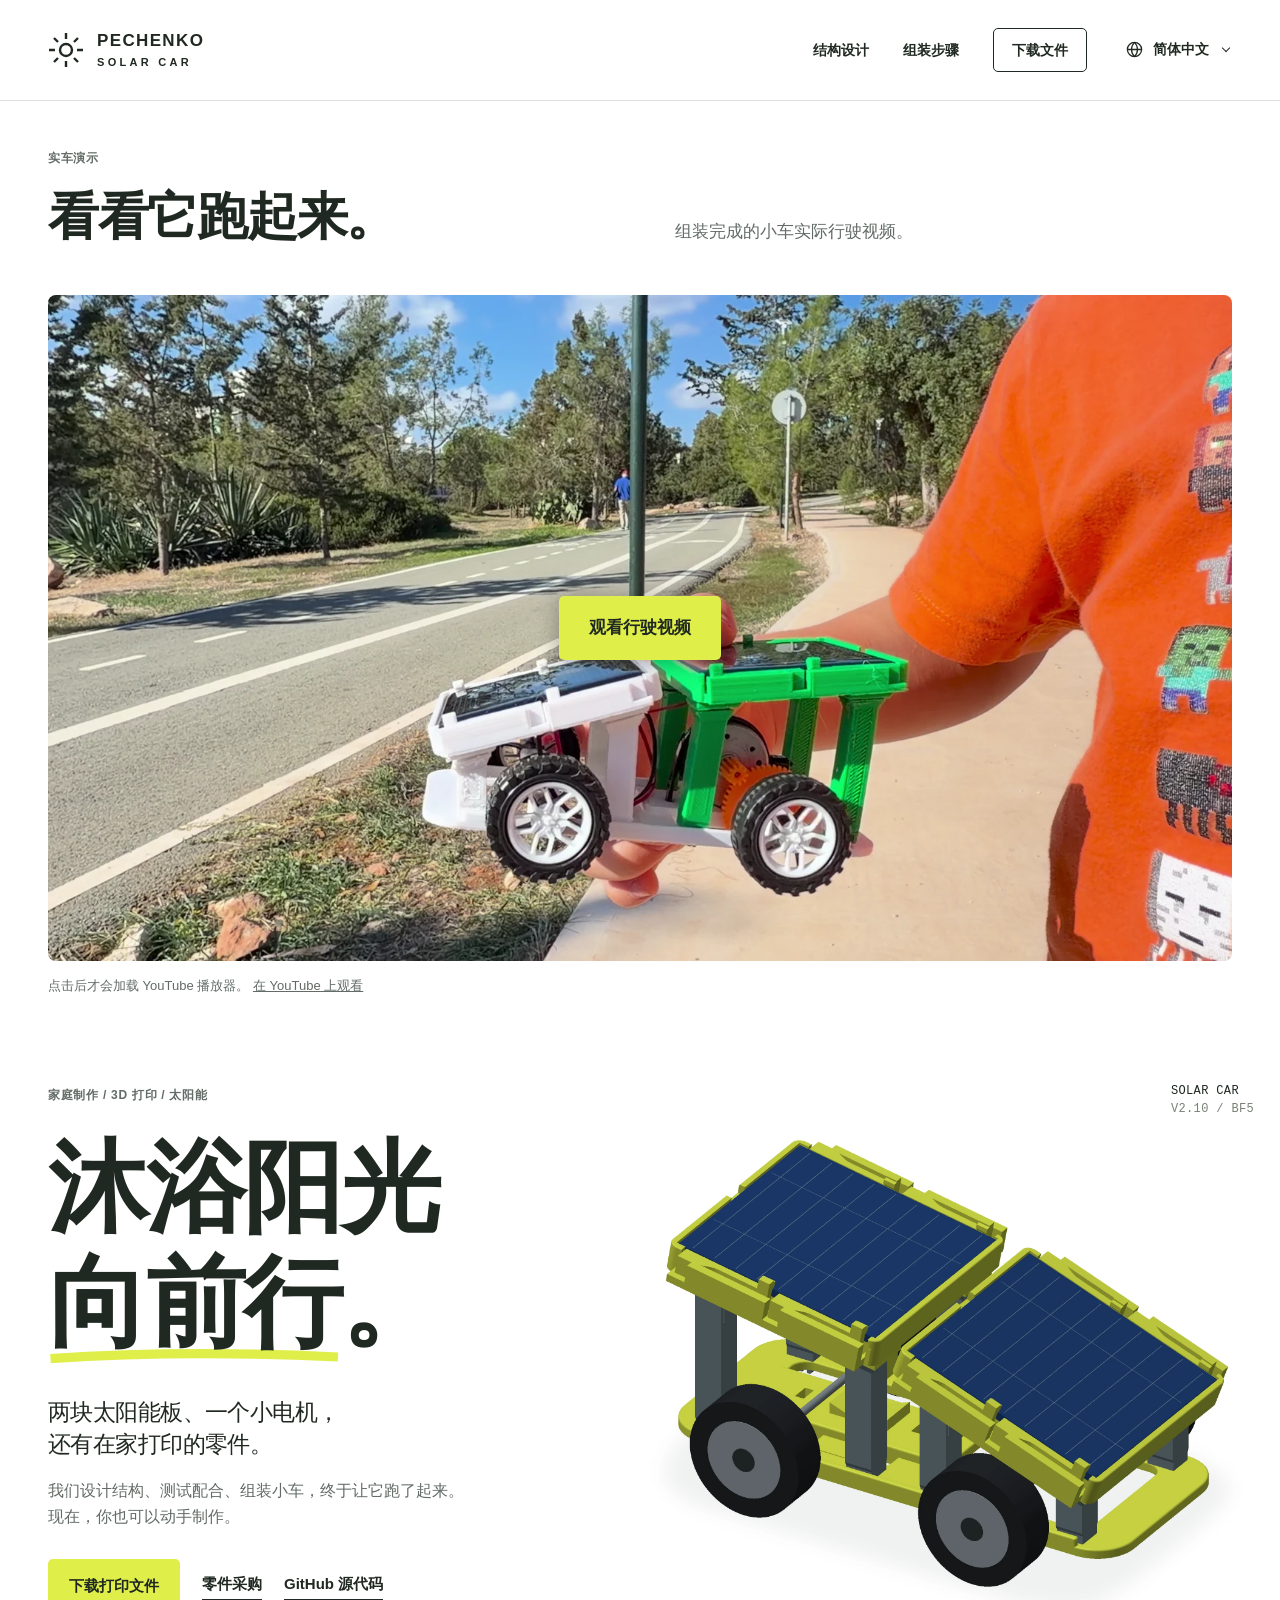
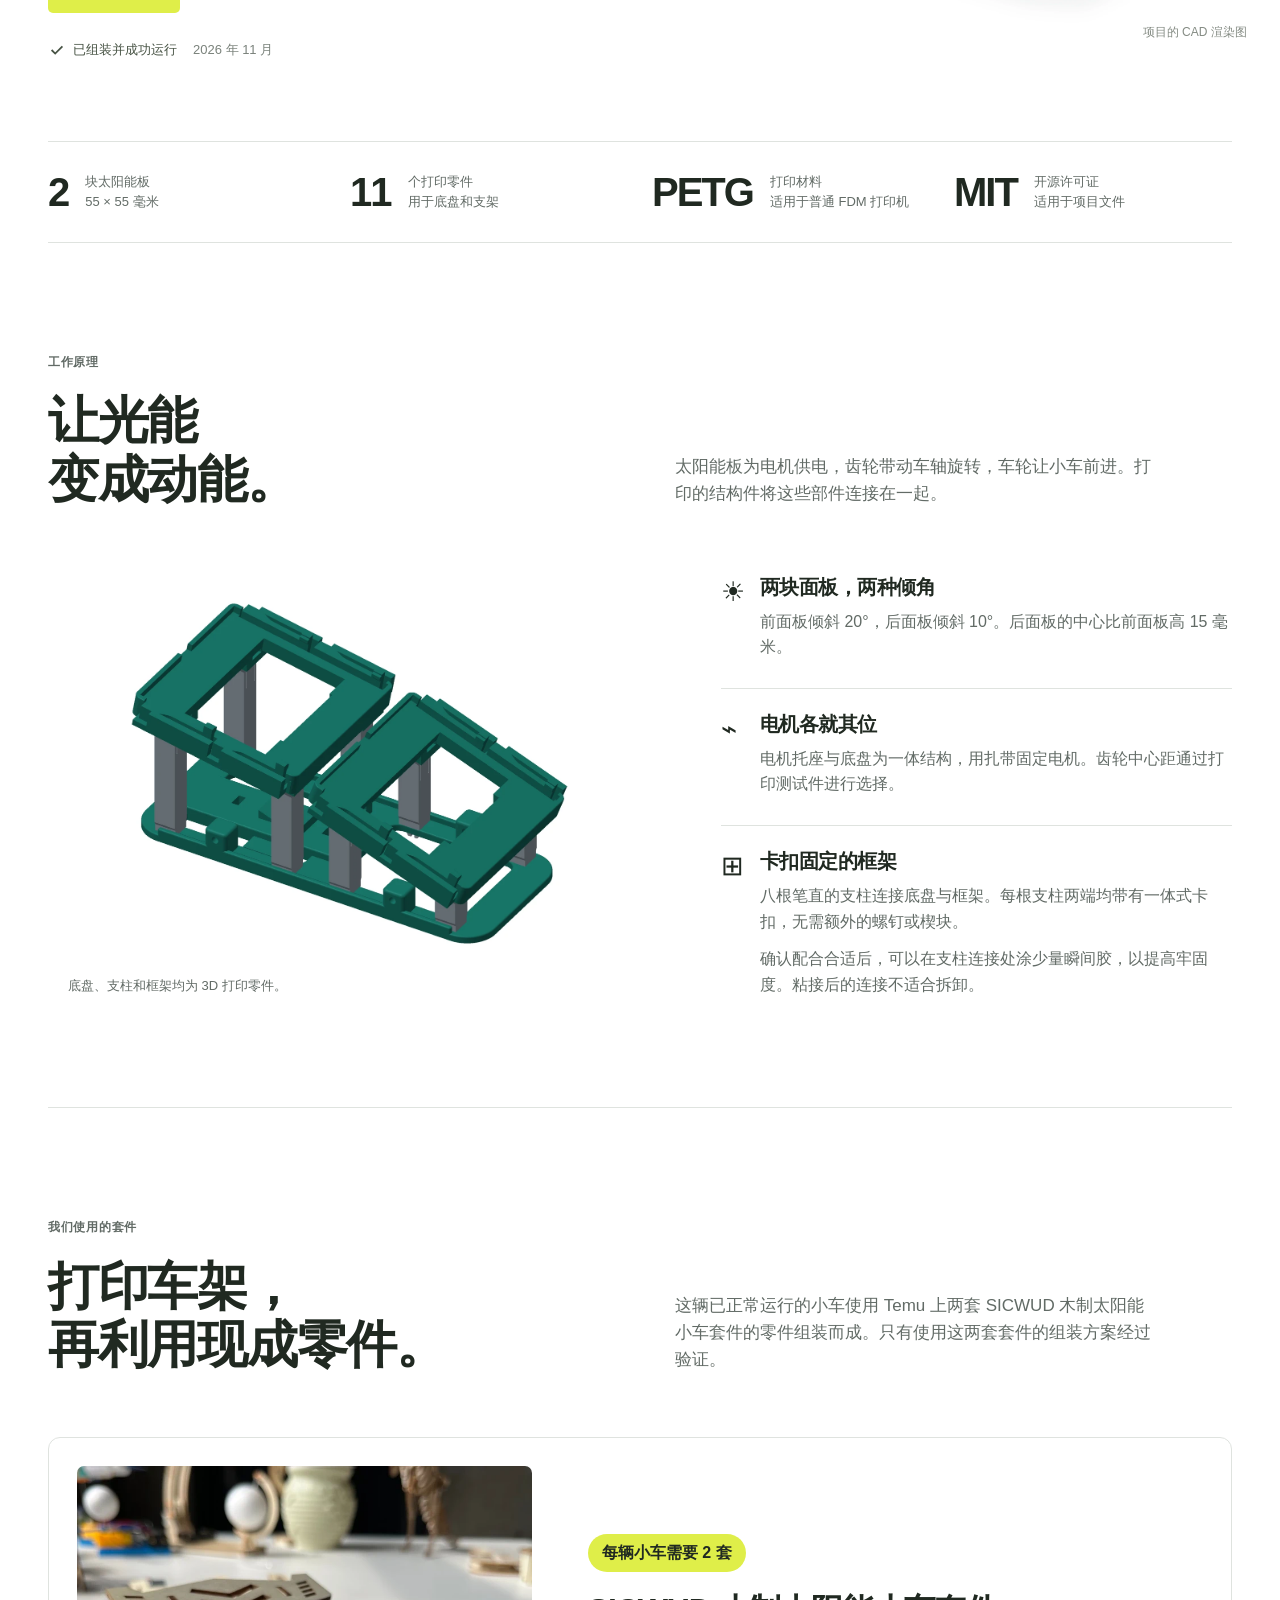
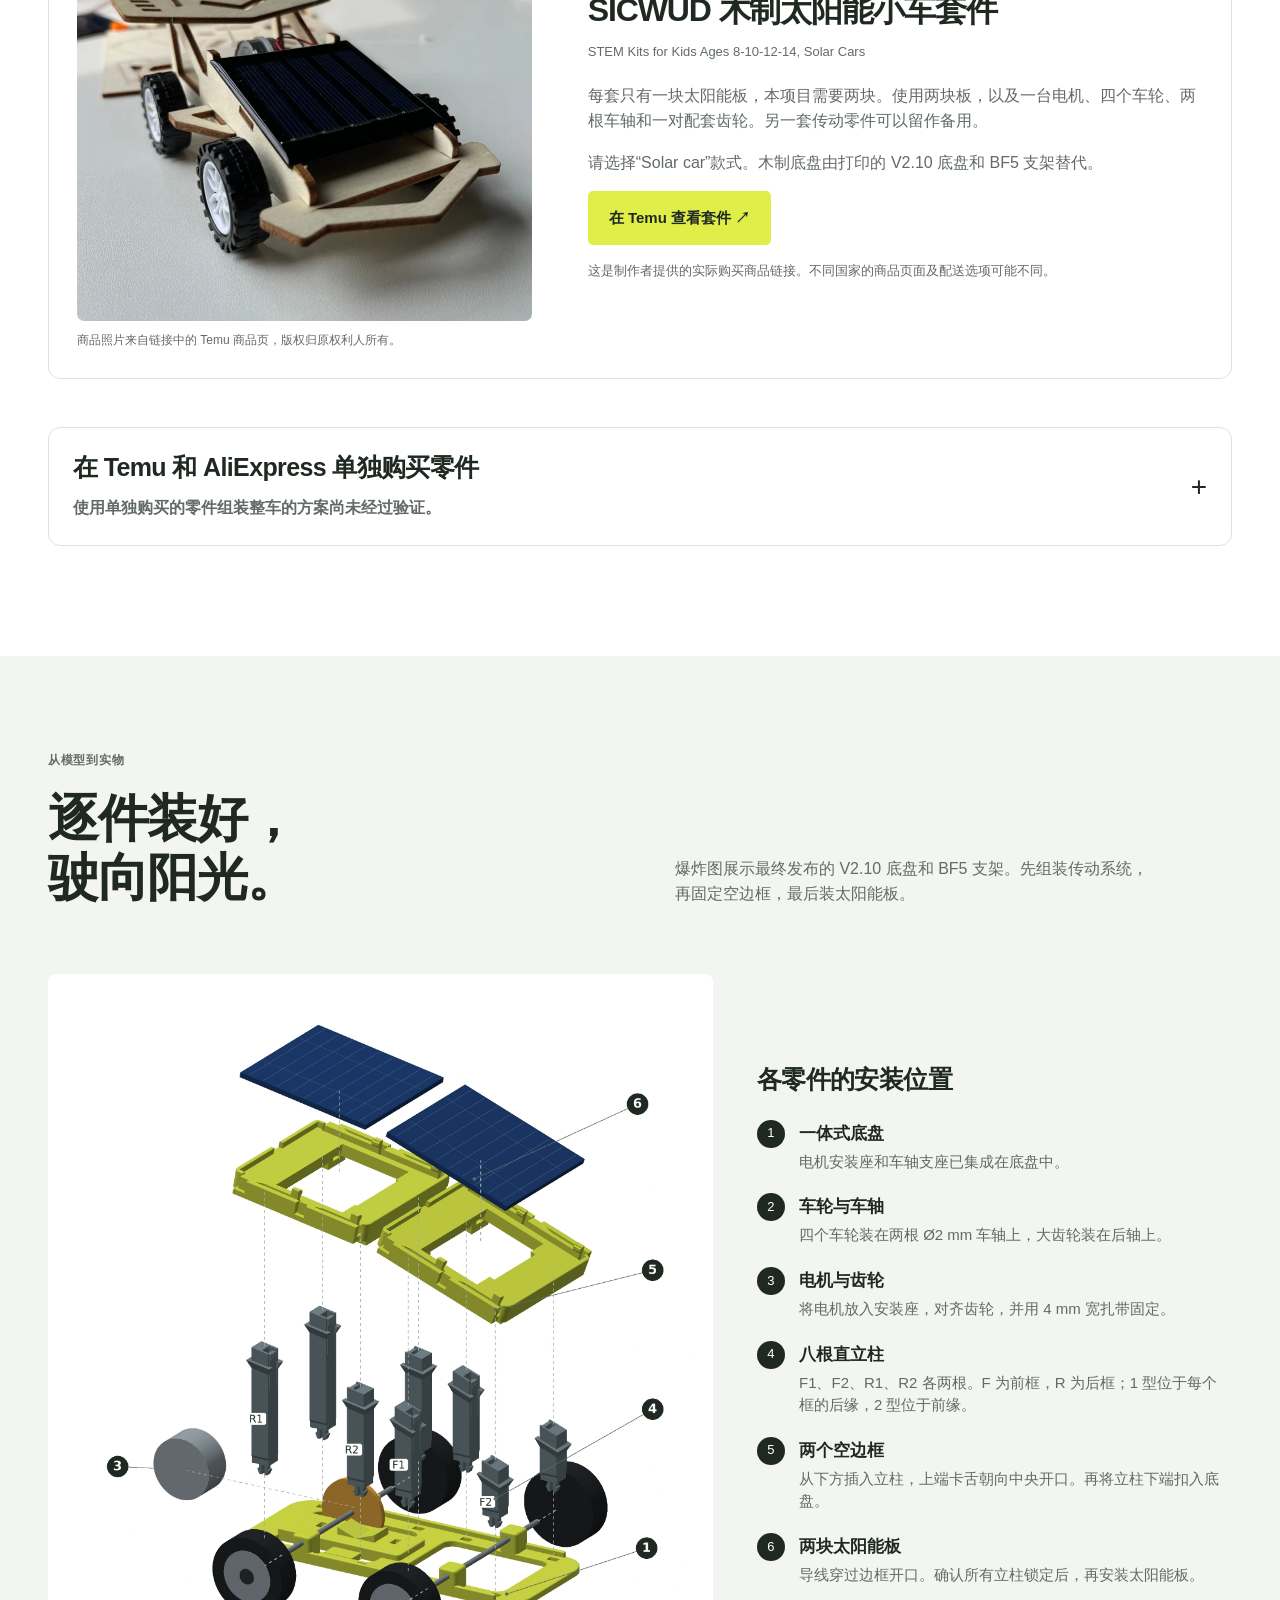
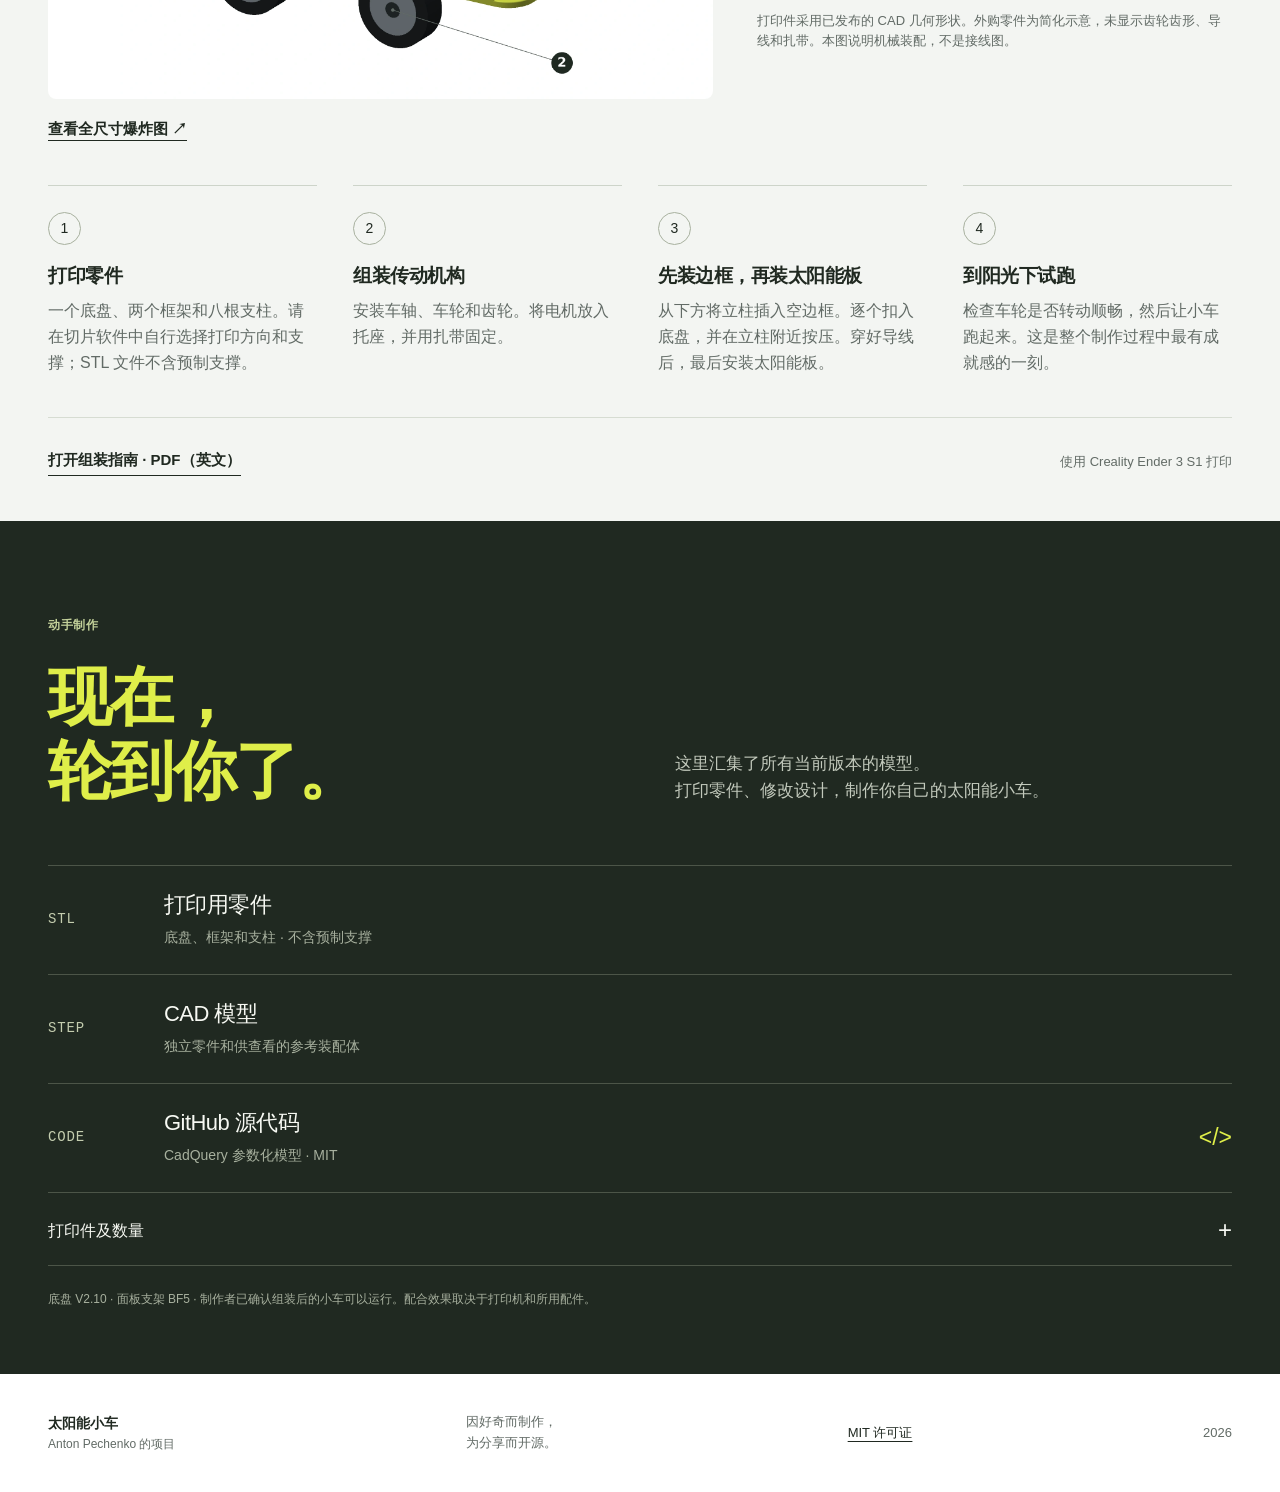
<file: site/zh/index.html>
<!doctype html>
<!-- Generated by scripts/build_site.py. Edit web/template.html and web/locales/*.json. -->
<html lang="zh-Hans" data-language="zh" data-home="../">
<head>
<meta charset="utf-8"><meta name="viewport" content="width=device-width,initial-scale=1">
<meta name="theme-color" content="#dfee49">
<title>太阳能小车 — 打印、组装、出发</title>
<meta name="description" content="一辆已经组装完成并成功行驶的太阳能小车。Anton Pechenko 的开源项目：3D 模型、STL 打印文件、CadQuery 源代码和组装指南，采用 MIT 许可证。">
<link rel="canonical" href="https://solar-car.pechenko.org/zh/">
<link rel="alternate" hreflang="en" href="https://solar-car.pechenko.org/">
<link rel="alternate" hreflang="ru" href="https://solar-car.pechenko.org/ru/">
<link rel="alternate" hreflang="zh-Hans" href="https://solar-car.pechenko.org/zh/">
<link rel="alternate" hreflang="fr" href="https://solar-car.pechenko.org/fr/">
<link rel="alternate" hreflang="es" href="https://solar-car.pechenko.org/es/">
<link rel="alternate" hreflang="x-default" href="https://solar-car.pechenko.org/">
<meta property="og:type" content="website"><meta property="og:locale" content="zh_CN">
<meta property="og:title" content="太阳能小车，让阳光驱动前行。">
<meta property="og:description" content="从一个想法到一辆能跑的小车。打印零件，完成组装，制作属于你的太阳能小车。">
<meta property="og:url" content="https://solar-car.pechenko.org/zh/"><meta property="og:image" content="https://solar-car.pechenko.org/solar-car-assets/car-share.jpg">
<link rel="icon" type="image/svg+xml" href="../solar-car-assets/favicon.svg">
<link rel="stylesheet" href="../solar-car-assets/style.css">
<script src="../solar-car-assets/config.js" defer></script><script src="../solar-car-assets/app.js" defer></script>
</head>
<body>
<a class="skip" href="#main">跳转到正文</a>
<header class="header"><div class="wrap nav">
  <a class="brand" href="#" aria-label="太阳能小车 — 首页"><svg aria-hidden="true" viewBox="0 0 36 36"><circle cx="18" cy="18" r="6"/><path d="M18 1v6m0 22v6M1 18h6m22 0h6M6 6l4 4m16 16 4 4M6 30l4-4M26 10l4-4"/></svg><span>PECHENKO<span class="brand-sub">SOLAR CAR</span></span></a>
  <div class="nav-tools">
    <nav aria-label="主导航"><a href="#design">结构设计</a><a href="#build">组装步骤</a><a href="#downloads" class="nav-download">下载文件</a></nav>
    <details class="language-picker">
      <summary aria-label="选择语言: 简体中文"><svg viewBox="0 0 24 24" aria-hidden="true"><circle cx="12" cy="12" r="9"/><path d="M3 12h18M12 3c-5 5-5 13 0 18M12 3c5 5 5 13 0 18"/></svg><span>简体中文</span><span class="language-chevron" aria-hidden="true"></span></summary>
      <ul aria-label="选择语言"><li><a href="../" data-language-choice="en" lang="en" hreflang="en">English</a></li>
<li><a href="../ru/" data-language-choice="ru" lang="ru" hreflang="ru">Русский</a></li>
<li><a href="../zh/" data-language-choice="zh" lang="zh-Hans" hreflang="zh-Hans" aria-current="page">简体中文</a></li>
<li><a href="../fr/" data-language-choice="fr" lang="fr" hreflang="fr">Français</a></li>
<li><a href="../es/" data-language-choice="es" lang="es" hreflang="es">Español</a></li></ul>
    </details>
  </div>
</div></header>
<main id="main">
<section class="section wrap video-section" id="video" hidden aria-labelledby="video-title">
  <div class="section-head"><p class="eyebrow">实车演示</p><h2 id="video-title">看看它跑起来。</h2><p>组装完成的小车实际行驶视频。</p></div>
  <div id="video-container" class="video-container" data-poster="../solar-car-assets/video-poster.webp" data-play-label="观看行驶视频" data-load-label="在 YouTube 播放器中加载小车行驶视频" data-iframe-title="太阳能小车 — 行驶视频"></div>
  <p class="video-note">点击后才会加载 YouTube 播放器。 <a id="youtube-link" href="https://www.youtube.com/" target="_blank" rel="noopener">在 YouTube 上观看</a></p>
</section>
<section class="hero wrap" aria-labelledby="hero-title">
  <div class="hero-copy">
    <p class="eyebrow">家庭制作 / 3D 打印 / 太阳能</p>
    <h1 id="hero-title">沐浴阳光<br><span class="sun-word">向前行<svg viewBox="0 0 350 16" aria-hidden="true"><path d="M3 10Q160-1 347 8"/></svg></span>。</h1>
    <p class="lead">两块太阳能板、一个小电机，<br>还有在家打印的零件。</p><p class="hero-note">我们设计结构、测试配合、组装小车，终于让它跑了起来。现在，你也可以动手制作。</p>
    <div class="hero-actions"><a class="button primary" href="#downloads">下载打印文件</a><a class="text-link" href="#hardware">零件采购</a><a class="text-link" data-source-link href="https://github.com/parilo/solar_car" target="_blank" rel="noopener">GitHub 源代码</a></div>
    <p class="built"><svg aria-hidden="true" viewBox="0 0 20 20"><path d="m4 10 4 4 8-8"/></svg>已组装并成功运行 <span>2026 年 11 月</span></p>
  </div>
  <figure class="hero-visual"><div class="model-tag">SOLAR CAR <span>V2.10 / BF5</span></div><img src="../solar-car-assets/car-hero.webp" alt="太阳能小车的 CAD 模型：两块倾斜的太阳能板安装在四轮底盘上方" width="2400" height="1700" loading="lazy"><figcaption>项目的 CAD 渲染图</figcaption></figure>
</section>
<div class="stats wrap" aria-label="项目概览">
  <div><strong>2</strong><span>块太阳能板<br>55 × 55 毫米</span></div><div><strong>11</strong><span>个打印零件<br>用于底盘和支架</span></div><div><strong>PETG</strong><span>打印材料<br>适用于普通 FDM 打印机</span></div><div><strong>MIT</strong><span>开源许可证<br>适用于项目文件</span></div>
</div>
<section class="section wrap design" id="design" aria-labelledby="design-title">
  <div class="section-head"><p class="eyebrow">工作原理</p><h2 id="design-title">让光能<br>变成动能。</h2><p>太阳能板为电机供电，齿轮带动车轴旋转，车轮让小车前进。打印的结构件将这些部件连接在一起。</p></div>
  <div class="design-grid">
    <figure class="construction"><img src="../solar-car-assets/mounts.webp" width="1500" height="1000" loading="lazy" alt="未安装太阳能板的底盘和两个框架，可以看到八根笔直的支柱"><figcaption>底盘、支柱和框架均为 3D 打印零件。</figcaption></figure>
    <div class="design-notes">
      <article><span class="note-mark" aria-hidden="true">☀</span><h3>两块面板，两种倾角</h3><p>前面板倾斜 20°，后面板倾斜 10°。后面板的中心比前面板高 15 毫米。</p></article>
      <article><span class="note-mark" aria-hidden="true">⌁</span><h3>电机各就其位</h3><p>电机托座与底盘为一体结构，用扎带固定电机。齿轮中心距通过打印测试件进行选择。</p></article>
      <article><span class="note-mark" aria-hidden="true">⊞</span><h3>卡扣固定的框架</h3><p>八根笔直的支柱连接底盘与框架。每根支柱两端均带有一体式卡扣，无需额外的螺钉或楔块。</p><p>确认配合合适后，可以在支柱连接处涂少量瞬间胶，以提高牢固度。粘接后的连接不适合拆卸。</p></article>
    </div>
  </div>
</section>
<section class="section wrap hardware" id="hardware" aria-labelledby="hardware-title">
  <div class="section-head"><p class="eyebrow">我们使用的套件</p><h2 id="hardware-title">打印车架，<br>再利用现成零件。</h2><p>这辆已正常运行的小车使用 Temu 上两套 SICWUD 木制太阳能小车套件的零件组装而成。只有使用这两套套件的组装方案经过验证。</p></div>
  <article class="donor-card">
    <figure><a href="https://www.temu.com/goods.html?goods_id=606027684660893&amp;sku_id=93361448944809" target="_blank" rel="noopener noreferrer"><img src="../solar-car-assets/donor-kit.webp" width="800" height="800" loading="lazy" alt="SICWUD 木制太阳能小车套件商品照片，包含一块太阳能板、电机和四个车轮"></a><figcaption>商品照片来自链接中的 Temu 商品页，版权归原权利人所有。</figcaption></figure>
    <div class="donor-copy"><p class="quantity-badge">每辆小车需要 2 套</p><h3>SICWUD 木制太阳能小车套件</h3><p class="listing-name">STEM Kits for Kids Ages 8-10-12-14, Solar Cars</p><p>每套只有一块太阳能板，本项目需要两块。使用两块板，以及一台电机、四个车轮、两根车轴和一对配套齿轮。另一套传动零件可以留作备用。</p><p>请选择“Solar car”款式。木制底盘由打印的 V2.10 底盘和 BF5 支架替代。</p><a class="button primary" href="https://www.temu.com/goods.html?goods_id=606027684660893&amp;sku_id=93361448944809" target="_blank" rel="noopener noreferrer">在 Temu 查看套件 ↗</a><p class="kit-note">这是制作者提供的实际购买商品链接。不同国家的商品页面及配送选项可能不同。</p></div>
  </article>
  <details class="component-options">
  <summary><span class="component-options-title">在 Temu 和 AliExpress 单独购买零件</span><strong class="component-options-status">使用单独购买的零件组装整车的方案尚未经过验证。</strong></summary>
  <div class="component-options-content">
  <div class="alternatives-head"><p>以下链接仅提供可供选配的替代零件。它们组合成完整小车后的兼容性尚未验证。下单前请核对尺寸和电气参数。</p></div>
  <div class="component-grid">
    <article><p class="component-count">1 台电机</p><h4>RF-300CA-09550</h4><p>卖家尺寸图标注机身 Ø24.3 × 12.4 mm，外露轴长 6.2 mm，比本项目实测的 Ø24 × 12 mm 电机略大。请核对安装座配合、齿轮安装与啮合，以及太阳能板能否驱动电机。不含齿轮。</p><a class="text-link" href="https://www.aliexpress.com/item/1005006061376932.html" target="_blank" rel="noopener noreferrer">在 AliExpress 查看电机 ↗</a></article>
    <article><p class="component-count">需要 4 个车轮和 2 根车轴</p><h4>GUDYIR · Ø30 × 10 mm</h4><p>标称车轮尺寸 Ø30 × 10 mm，适配 2 mm 轴。每包包含 8 个车轮和 4 根 Ø2 × 100 mm 钢轴。使用四个车轮和两根轴，将轴裁至适合车体的长度。</p><a class="text-link" href="https://www.temu.com/goods.html?goods_id=601102406768026" target="_blank" rel="noopener noreferrer">在 Temu 查看车轮和车轴 ↗</a></article>
    <article><p class="component-count">需要 2 块太阳能板 · 每包 5 块</p><h4>ALLMEJORES · 55 × 55 mm · 2 V</h4><p>标称 55 × 55 mm、2 V，带导线。未注明厚度；本项目边框适配 2 mm 厚的板。请确认厚度、边缘留白及电机兼容性。卖家为 MSL Solar Company Store。</p><a class="text-link" href="https://www.aliexpress.com/item/1005012060244981.html" target="_blank" rel="noopener noreferrer">在 AliExpress 查看太阳能板 ↗</a></article>
  </div>
  <div class="alternatives-head gear-head"><h3>电机和后轴齿轮</h3><p>AliExpress 的 Pinion Parts Store 提供一组候选齿轮：10 齿和 50 齿，模数均为 0.5。按标准直齿轮计算，公称中心距为 15 mm，减速比为 5:1，与本项目底盘的轴距一致。这组齿轮尚未在实车上测试。</p></div>
  <div class="component-grid gear-grid">
    <article><p class="component-count">每种需要 1 个 · 每包 10 个</p><h4>电机小齿轮 · 102A Long · 10 齿</h4><p>选择“10 Teeth”和“2mm Tight”。卖家尺寸图标注外径 Ø5.97 mm、长度 9.2 mm、孔径 1.96 mm，用于与 2 mm 轴过盈配合。请确认替代电机的轴径，并将小齿轮与后轴齿轮对齐。</p><a class="text-link" href="https://www.aliexpress.com/item/32963402664.html" target="_blank" rel="noopener noreferrer">在 AliExpress 查看电机齿轮</a></article>
    <article><p class="component-count">每种需要 1 个 · 每包 10 个</p><h4>后轴齿轮 · 502A · 50 齿</h4><p>选择“50 Teeth”和“2mm Tight”。卖家尺寸图标注外径 Ø26 mm、齿宽 1.6 mm、总宽 4.4 mm、孔径 1.95 mm，用于与 2 mm 后轴过盈配合。请检查轮毂间隙及齿轮对齐情况。</p><a class="text-link" href="https://www.aliexpress.com/item/32967309928.html" target="_blank" rel="noopener noreferrer">在 AliExpress 查看后轴齿轮</a></article>
  </div>
  <p class="hardware-rest">这组齿轮按公称尺寸选配，未经实物装配验证。卖家未提供有效的压力角参数；需确认齿形匹配、轴上固定牢靠且啮合顺畅。原套件大齿轮的齿数仍未确认。原套件齿轮是已验证的方案。还需要导线和 4 mm 宽扎带。</p>
  </div>
  </details>
</section>
<section class="journey" id="build" aria-labelledby="build-title"><div class="wrap">
  <div class="journey-head"><div><p class="eyebrow">从模型到实物</p><h2 id="build-title">逐件装好，<br>驶向阳光。</h2></div><p>爆炸图展示最终发布的 V2.10 底盘和 BF5 支架。先组装传动系统，再固定空边框，最后装太阳能板。</p></div>
  <div class="assembly-layout">
    <figure class="exploded-figure"><a href="../solar-car-assets/assembly-exploded.webp" target="_blank" rel="noopener" aria-label="查看全尺寸爆炸图 ↗"><img src="../solar-car-assets/assembly-exploded.webp" width="2200" height="2400" loading="lazy" alt="太阳能小车爆炸图：太阳能板位于边框上方，八根标注的立柱位于边框下方，底盘带车轴和分开的车轮，电机位于安装座旁"></a><figcaption><a class="text-link" href="../solar-car-assets/assembly-exploded.webp" target="_blank" rel="noopener">查看全尺寸爆炸图 ↗</a></figcaption></figure>
    <div class="assembly-key"><h3>各零件的安装位置</h3><ol class="diagram-legend">
      <li><strong>一体式底盘</strong><p>电机安装座和车轴支座已集成在底盘中。</p></li><li><strong>车轮与车轴</strong><p>四个车轮装在两根 Ø2 mm 车轴上，大齿轮装在后轴上。</p></li><li><strong>电机与齿轮</strong><p>将电机放入安装座，对齐齿轮，并用 4 mm 宽扎带固定。</p></li><li><strong>八根直立柱</strong><p>F1、F2、R1、R2 各两根。F 为前框，R 为后框；1 型位于每个框的后缘，2 型位于前缘。</p></li><li><strong>两个空边框</strong><p>从下方插入立柱，上端卡舌朝向中央开口。再将立柱下端扣入底盘。</p></li><li><strong>两块太阳能板</strong><p>导线穿过边框开口。确认所有立柱锁定后，再安装太阳能板。</p></li>
    </ol><p class="diagram-note">打印件采用已发布的 CAD 几何形状。外购零件为简化示意，未显示齿轮齿形、导线和扎带。本图说明机械装配，不是接线图。</p></div>
  </div>
  <ol class="steps">
    <li><h3>打印零件</h3><p>一个底盘、两个框架和八根支柱。请在切片软件中自行选择打印方向和支撑；STL 文件不含预制支撑。</p></li><li><h3>组装传动机构</h3><p>安装车轴、车轮和齿轮。将电机放入托座，并用扎带固定。</p></li><li><h3>先装边框，再装太阳能板</h3><p>从下方将立柱插入空边框。逐个扣入底盘，并在立柱附近按压。穿好导线后，最后安装太阳能板。</p></li><li><h3>到阳光下试跑</h3><p>检查车轮是否转动顺畅，然后让小车跑起来。这是整个制作过程中最有成就感的一刻。</p></li>
  </ol>
  <div class="build-bottom"><a class="text-link" href="../downloads/solar-car-assembly.en.pdf" target="_blank" rel="noopener">打开组装指南 · PDF（英文）</a><span>使用 Creality Ender 3 S1 打印</span></div>
</div></section>
<section class="download-section" id="downloads" aria-labelledby="download-title"><div class="wrap">
  <div class="download-top"><div><p class="eyebrow">动手制作</p><h2 id="download-title">现在，<br>轮到你了。</h2></div><p>这里汇集了所有当前版本的模型。<br>打印零件、修改设计，制作你自己的太阳能小车。</p></div>
  <div class="download-links">
    <a class="download-item" href="../downloads/solar-car-stl.zip" download><span class="file-type">STL</span><span><strong>打印用零件</strong><small>底盘、框架和支柱 · 不含预制支撑</small></span></a>
    <a class="download-item" href="../downloads/solar-car-step.zip" download><span class="file-type">STEP</span><span><strong>CAD 模型</strong><small>独立零件和供查看的参考装配体</small></span></a>
    <a class="download-item" data-source-link href="https://github.com/parilo/solar_car" target="_blank" rel="noopener"><span class="file-type">CODE</span><span><strong>GitHub 源代码</strong><small>CadQuery 参数化模型 · MIT</small></span><span class="code-icon" aria-hidden="true">&lt;/&gt;</span></a>
  </div>
  <details class="parts"><summary>打印件及数量</summary><div class="parts-content">
    <div class="table-scroll"><table><caption>共 11 个打印零件</caption>
      <thead><tr><th scope="col">零件</th><th scope="col">文件</th><th scope="col">数量</th></tr></thead>
      <tbody>
        <tr><td>带电机托座的底盘</td><td>solar-car-chassis-v2_10.stl</td><td>1</td></tr>
        <tr><td>前框架</td><td>solar-car-bf5-F-frame.stl</td><td>1</td></tr>
        <tr><td>后框架</td><td>solar-car-bf5-R-frame.stl</td><td>1</td></tr>
        <tr><td>前支柱 F1 / F2</td><td>solar-car-bf5-F1-post.stl / F2-post.stl</td><td>每种 2 个</td></tr>
        <tr><td>后支柱 R1 / R2</td><td>solar-car-bf5-R1-post.stl / R2-post.stl</td><td>每种 2 个</td></tr>
      </tbody>
    </table></div>
    <p>外购零件见上方“零件采购”部分。本项目使用两套套件中的两块太阳能板，以及一台电机、四个车轮、两根车轴、齿轮、导线和一根扎带。</p><p>压缩包中还包含框架和支柱的组合打印布局。请选择组合布局或独立零件其中一种，避免重复打印。所有尺寸均以毫米为单位，请按 100% 比例打印。</p>
  </div></details>
  <p class="release-note">底盘 V2.10 · 面板支架 BF5 · 制作者已确认组装后的小车可以运行。配合效果取决于打印机和所用配件。</p>
</div></section>
</main>
<footer class="wrap footer"><span>太阳能小车<span class="footer-sub">Anton Pechenko 的项目</span></span><p>因好奇而制作，<br>为分享而开源。</p><a href="../downloads/LICENSE.txt">MIT 许可证</a><span class="year">2026</span></footer>
</body></html>
</file>
<file: site/solar-car-assets/style.css>
:root{--ink:#202921;--muted:#626b66;--lime:#dfee49;--line:#dfe3df;--pale:#f3f5f2;--max:1240px}*{box-sizing:border-box}html{scroll-behavior:smooth;scroll-padding-top:100px}body{margin:0;color:var(--ink);background:#fff;font:17px/1.6 Arial,Helvetica,sans-serif}a{color:inherit;text-decoration:none}button{font:inherit}img{display:block;max-width:100%;height:auto}svg{display:block}button,a,summary{-webkit-tap-highlight-color:transparent}a:focus-visible,button:focus-visible,summary:focus-visible{outline:3px solid #708b06;outline-offset:6px}.wrap{width:min(var(--max),calc(100% - 96px));margin-inline:auto}.skip{position:fixed;top:-100px;left:20px;background:var(--lime);padding:10px 20px;z-index:20}.skip:focus{top:15px}.header{background:#ffffffed;border-bottom:1px solid var(--line);position:relative;z-index:5}.nav{min-height:100px;display:flex;align-items:center;justify-content:space-between;gap:28px}.brand{display:flex;align-items:center;gap:13px;font-size:17px;font-weight:800;line-height:1.2;letter-spacing:.08em}.brand svg{height:36px;width:36px;stroke:currentColor;stroke-width:2.4;fill:none}.brand-sub{display:block;font-size:11px;letter-spacing:.3em;margin-top:5px}.nav nav{display:flex;gap:34px;align-items:center;font-size:15px;font-weight:600}.nav nav a:hover{text-decoration:underline;text-underline-offset:5px}.nav-download{border:1px solid var(--ink);border-radius:5px;padding:10px 18px}.hero{position:relative;display:grid;grid-template-columns:1fr 1.1fr;align-items:center;gap:0;padding-block:76px 80px;min-height:700px}.hero-copy{position:relative;z-index:1}.eyebrow{font-size:12px;font-weight:700;letter-spacing:.11em;text-transform:uppercase;margin:0 0 26px;color:var(--muted)}h1,h2,h3,p,figure{margin-top:0}h1{font-size:clamp(66px,7.8vw,112px);line-height:.99;letter-spacing:-.065em;margin:0 0 35px;font-weight:750}.sun-word{position:relative;white-space:nowrap}.sun-word svg{position:absolute;bottom:-7px;left:0;width:100%;height:16px;stroke:var(--lime);stroke-width:11;fill:none;z-index:-1}.lead{font-size:23px;line-height:1.4;letter-spacing:-.025em;margin-bottom:18px}.hero-note{max-width:425px;font-size:16px;line-height:1.65;color:var(--muted);margin-bottom:28px}.hero-actions{display:flex;gap:22px;align-items:center;flex-wrap:wrap}.button{display:inline-block;font-size:15px;font-weight:700;padding:15px 21px;border-radius:5px;transition:background .15s,transform .15s}.primary{background:var(--lime)}.primary:hover{background:#d1e431;transform:translateY(-2px)}.text-link{font-size:15px;font-weight:600;border-bottom:1px solid currentColor;padding-bottom:3px}.text-link:hover{color:#527004}.built{font-size:13px;display:flex;align-items:center;gap:7px;margin:27px 0 0;color:#475344}.built svg{width:18px;height:18px;stroke:currentColor;fill:none;stroke-width:2}.built span{color:#7a827b;margin-left:9px}.hero-visual{width:118%;margin:0 0 0 -5%;position:relative;align-self:center}.hero-visual img{width:100%}.model-tag{position:absolute;right:8%;top:-22px;font:12px/1.5 monospace;letter-spacing:.03em}.model-tag span{display:block;color:#788075}.hero-visual figcaption{text-align:right;margin:0 9% 0 0;font-size:12px;color:#848b83}.stats{display:grid;grid-template-columns:repeat(4,1fr);border-top:1px solid var(--line);border-bottom:1px solid var(--line);padding-block:30px;gap:24px}.stats>div{display:flex;align-items:center;gap:17px}.stats strong{font-size:40px;line-height:1;letter-spacing:-.05em;font-weight:600}.stats span{font-size:13px;line-height:1.5;color:var(--muted)}.section{padding-block:110px}.section-head{display:grid;grid-template-columns:1fr 1fr;column-gap:70px}.section-head .eyebrow{grid-column:1/-1;margin-bottom:20px}h2{font-size:clamp(35px,4vw,54px);line-height:1.1;letter-spacing:-.045em;font-weight:600;margin-bottom:28px}.section-head>p:last-child{color:var(--muted);max-width:480px;align-self:end;margin-bottom:30px}.design-grid{display:grid;grid-template-columns:1.18fr 1fr;gap:70px;align-items:center;margin-top:38px}.construction{margin:0;align-self:center}.construction figcaption{font-size:13px;color:var(--muted);margin:5px 0 0 20px}.design-notes article{position:relative;padding:0 0 28px 39px;margin-bottom:24px;border-bottom:1px solid var(--line)}.design-notes article:last-child{border-bottom:0;margin-bottom:0;padding-bottom:0}.note-mark{position:absolute;left:0;top:-5px;font-size:27px;font-weight:400}.design-notes h3{font-size:20px;line-height:1.35;letter-spacing:-.02em;margin-bottom:10px}.design-notes p{font-size:16px;color:var(--muted);margin-bottom:0}.journey{background:var(--pale);padding:95px 0 45px}.journey-head{display:grid;grid-template-columns:1fr 1fr;gap:70px}.journey-head>p{color:var(--muted);max-width:480px;align-self:end;margin-bottom:29px}.journey .eyebrow{margin-bottom:20px}.steps{display:grid;grid-template-columns:repeat(4,1fr);gap:36px;list-style:none;counter-reset:steps;padding:0;margin:42px 0}.steps li{counter-increment:steps;border-top:1px solid #cdd4ca;padding-top:26px}.steps li:before{content:counter(steps);display:inline-grid;place-items:center;width:31px;height:31px;border:1px solid #a8b19f;border-radius:50%;font-size:14px;margin-bottom:20px}.steps h3{font-size:19px;line-height:1.3;letter-spacing:-.03em;margin-bottom:12px}.steps p{font-size:15px;color:var(--muted);margin-bottom:0}.build-bottom{display:flex;justify-content:space-between;align-items:center;gap:25px;border-top:1px solid #d6dcd2;padding-top:30px}.build-bottom>span{font-size:13px;color:var(--muted)}.video-container{aspect-ratio:16/9;background:#eef1e9;border-radius:8px;overflow:hidden;position:relative;margin-top:20px}.video-container iframe{border:0;width:100%;height:100%;display:block}.video-load{width:100%;height:100%;border:0;background:#eef1e9;cursor:pointer;display:grid;place-content:center;gap:15px;color:var(--ink);font-weight:600}.video-load img{position:absolute;inset:0;width:100%;height:100%;object-fit:cover;opacity:.3}.video-load span{position:relative;background:var(--lime);padding:18px 30px;border-radius:5px}.video-note{font-size:13px;color:var(--muted);margin-top:15px}.video-note a{text-decoration:underline}.download-section{padding:95px 0 65px;background:var(--ink);color:#f7f9f3}.download-section .eyebrow{color:#c3d19a}.download-top{display:grid;grid-template-columns:1fr 1fr;gap:70px}.download-top h2{font-size:clamp(46px,5vw,68px);color:var(--lime)}.download-top>p{color:#c2c9bc;align-self:end;margin-bottom:32px}.download-links{display:grid;grid-template-columns:1fr;gap:0;margin:28px 0 25px}.download-item{display:grid;grid-template-columns:90px 1fr 50px;align-items:center;gap:26px;border-top:1px solid #4c5548;padding:25px 0;transition:color .15s}.download-item:last-child{border-bottom:1px solid #4c5548}.download-item:hover{color:var(--lime)}.file-type{font:14px/1.5 monospace;color:#c4cdaf;letter-spacing:.06em}.download-item strong{display:block;font-size:22px;font-weight:500;line-height:1.3;letter-spacing:-.025em}.download-item small{display:block;color:#a7b09e;margin-top:7px;font-size:14px}.download-icon{display:none}.code-icon{font-size:23px;color:var(--lime);text-align:right}.parts{border-bottom:1px solid #4c5548;padding:0 0 22px}.parts summary{font-size:16px;cursor:pointer;list-style:none;display:flex;align-items:center;justify-content:space-between}.parts summary::-webkit-details-marker{display:none}.parts summary:after{content:'+';font-size:24px;line-height:1}.parts[open] summary:after{content:'−'}.parts-content{padding-top:25px;color:#c5cebb;font-size:15px}.parts-content p{max-width:900px;margin-top:20px}.table-scroll{overflow-x:auto}table{border-collapse:collapse;text-align:left;width:100%;font-size:14px}caption{text-align:left;font-weight:600;margin-bottom:14px}td,th{padding:12px 15px 12px 0;border-bottom:1px solid #4c5548}th{font-weight:600;color:#f2f6ea}td:nth-child(2){font:12px/1.5 monospace}.release-note{font-size:12px;color:#a7b09e;max-width:840px;margin:24px 0 0}.footer{display:flex;align-items:center;justify-content:space-between;gap:24px;padding-block:38px;font-size:14px}.footer>span:first-child{font-weight:700;line-height:1.6}.footer-sub{display:block;color:var(--muted);font-weight:400;font-size:12px}.footer p{font-size:13px;color:var(--muted);margin:0}.footer>a{text-decoration:underline;text-underline-offset:4px;font-size:13px}.year{font-size:13px;color:var(--muted)}[hidden]{display:none!important}@media(min-width:1550px){.hero-visual{width:122%;margin-left:-4%}}@media(max-width:1100px){.wrap{width:calc(100% - 64px)}.hero{grid-template-columns:1fr 1fr;min-height:640px;padding-block:60px}.hero-visual{width:112%;margin-left:-4%}.hero .eyebrow{font-size:10px;max-width:300px}.hero h1{font-size:83px}.hero-actions{gap:17px}.hero .lead{font-size:21px}.stats strong{font-size:31px}.stats span{font-size:12px}.stats>div{gap:10px}.design-grid{gap:30px}.steps{gap:23px}.section-head,.journey-head,.download-top{gap:40px}}@media(max-width:760px){html{scroll-padding-top:30px}.wrap{width:calc(100% - 40px)}.nav{min-height:81px;gap:15px}.brand{font-size:14px;gap:9px}.brand svg{width:27px;height:27px}.brand-sub{font-size:9px}.nav nav{gap:12px;font-size:13px}.nav nav>a:first-child,.nav nav>a:nth-child(2){display:none}.nav-download{padding:8px 10px}.hero{grid-template-columns:1fr;padding-block:42px 30px;min-height:auto}.hero .eyebrow{font-size:10px;max-width:none;margin-bottom:25px}.hero h1{font-size:clamp(62px,16vw,96px);margin-bottom:28px}.hero .lead{font-size:21px}.hero-note{font-size:15px;max-width:470px}.hero-actions{gap:20px}.button{font-size:14px;padding:14px 17px}.text-link{font-size:14px}.built{font-size:12px;flex-wrap:wrap;gap:6px}.built span{margin-left:4px}.hero-visual{width:100%;margin:58px 0 0}.hero-visual .model-tag{top:-22px;right:4px;font-size:10px}.hero-visual figcaption{font-size:11px;margin-right:0}.stats{grid-template-columns:1fr 1fr;padding-block:26px;gap:27px 20px}.stats strong{font-size:32px;min-width:46px}.stats span{font-size:12px}.section{padding-block:65px}.section-head,.journey-head,.download-top{grid-template-columns:1fr;gap:0}.section-head>p:last-child{margin:0;font-size:16px}.eyebrow{font-size:11px!important;margin-bottom:18px!important}h2{font-size:39px;margin-bottom:23px}.design-grid{grid-template-columns:1fr;gap:35px;margin-top:30px}.construction figcaption{margin-left:0;font-size:12px}.design-notes article{padding-left:35px;margin-bottom:22px;padding-bottom:22px}.design-notes h3{font-size:20px}.design-notes p{font-size:15px}.journey{padding:65px 0 35px}.journey-head>p{font-size:16px;margin:0}.steps{grid-template-columns:1fr 1fr;gap:32px 24px;margin-block:33px}.steps p{font-size:14px}.steps h3{font-size:18px}.steps li{padding-top:22px}.steps li:before{margin-bottom:17px}.build-bottom{align-items:flex-start;flex-direction:column;gap:16px}.download-section{padding:65px 0 40px}.download-top h2{font-size:49px}.download-top>p{font-size:16px;margin:0}.download-links{margin-top:29px}.download-item{grid-template-columns:48px 1fr;gap:14px;padding:23px 0}.download-item strong{font-size:20px}.download-item small{font-size:13px}.file-type{font-size:12px}.code-icon{display:none}.parts summary{font-size:15px}.parts-content{font-size:14px}.release-note{font-size:12px}.footer{flex-wrap:wrap;padding-block:30px;gap:23px}.footer p{width:100%;order:3;font-size:12px}.footer .year{display:none}.desktop-break{display:none}}@media(prefers-reduced-motion:reduce){html{scroll-behavior:auto}*{transition:none!important}}

/* Keep primary reading and navigation comfortably sized on small screens. */
.hero-note,.steps p,.design-notes p,.parts-content,.journey-head>p{font-size:16px}.nav nav{font-size:14px}.download-item small{font-size:14px}td:nth-child(2){font-size:14px}
.sun-word{isolation:isolate}@media(max-width:760px){.hero-copy{display:contents}.hero .hero-visual{grid-row:3;margin:22px 0 25px}.hero .hero-visual .model-tag{top:-14px}.hero .hero-note{grid-row:6;margin-top:20px;margin-bottom:0}.hero .hero-actions{grid-row:5}.hero .built{margin-top:20px}}

/* A shared language switcher on every static language page. */
.video-section:first-child{padding-block:48px 0}
@media(max-width:760px){.video-section:first-child{padding-block:32px 0}}
.nav-tools{display:flex;align-items:center;gap:28px;min-width:0}
.language-picker{position:relative;flex-shrink:0;font-size:14px;line-height:1.4}
.language-picker summary{list-style:none;display:flex;align-items:center;gap:9px;min-height:44px;padding:9px 0 9px 10px;cursor:pointer;font-weight:600}
.language-picker summary::-webkit-details-marker{display:none}
.language-picker summary svg{width:19px;height:19px;fill:none;stroke:currentColor;stroke-width:1.6}
.language-chevron{width:6px;height:6px;border-right:1.5px solid;border-bottom:1.5px solid;transform:rotate(45deg);margin:0 3px 4px 5px}
.language-picker[open] .language-chevron{transform:rotate(225deg);margin-bottom:0}
.language-picker ul{list-style:none;position:absolute;right:0;top:calc(100% + 10px);z-index:10;width:184px;padding:7px;margin:0;background:#fff;border:1px solid var(--line);border-radius:8px;box-shadow:0 10px 30px #20292114}
.language-picker li{margin:0}
.language-picker a{display:block;padding:12px;border-radius:4px;font-size:16px}
.language-picker a:hover,.language-picker a:focus-visible{background:var(--pale)}
.language-picker a[aria-current="page"]{background:var(--lime);font-weight:700}
.hero-copy,.hero-visual,.design-grid>*{min-width:0}
:lang(zh-Hans) h1,:lang(zh-Hans) h2,:lang(zh-Hans) h3{letter-spacing:-.025em;line-height:1.15}
:lang(zh-Hans) .eyebrow{letter-spacing:.06em}
@media(max-width:1100px){.nav-tools{gap:18px}.nav nav{gap:20px}}
@media(max-width:900px){.nav nav>a:first-child,.nav nav>a:nth-child(2){display:none}}
@media(max-width:760px){.nav nav{display:none}.nav-tools{gap:0}.language-picker summary{padding-left:0}.hero h1{font-size:clamp(54px,15vw,92px)}}

/* Real driving footage, purchased hardware and the released assembly. */
.video-load img{opacity:1}
.video-load span{box-shadow:0 3px 22px #0005}
.hardware{border-top:1px solid var(--line)}
.donor-card{display:grid;grid-template-columns:minmax(0,.85fr) minmax(0,1.15fr);gap:56px;align-items:center;margin-top:34px;border:1px solid var(--line);border-radius:12px;padding:28px}
.donor-card figure{margin:0;min-width:0}.donor-card img{width:100%;border-radius:7px}.donor-card figcaption{font-size:12px;color:var(--muted);margin-top:10px}
.donor-copy h3{font-size:32px;line-height:1.18;letter-spacing:-.035em;margin:20px 0 12px}.donor-copy p{font-size:16px;color:var(--muted)}.donor-copy .listing-name{font-size:13px;margin-bottom:20px}.quantity-badge{display:inline-block;background:var(--lime);color:var(--ink)!important;border-radius:30px;padding:6px 14px;font-weight:700;margin:0}.donor-copy .kit-note{font-size:13px;margin:16px 0 0}
.alternatives-head{max-width:820px;margin-top:48px}.alternatives-head h3,.assembly-key h3{font-size:25px;line-height:1.25;letter-spacing:-.025em;margin-bottom:14px}.alternatives-head p{font-size:16px;color:var(--muted)}
.component-grid{display:grid;grid-template-columns:repeat(3,minmax(0,1fr));gap:28px;margin-top:28px}.component-grid article{border-top:1px solid var(--line);padding-top:21px;display:flex;align-items:flex-start;flex-direction:column}.component-count{font-size:13px!important;font-weight:700;color:var(--ink)!important;margin-bottom:14px}.component-grid h4{font-size:18px;line-height:1.35;margin:0 0 12px}.component-grid p{font-size:16px;color:var(--muted)}.component-grid .text-link{margin-top:auto}.hardware-rest{font-size:14px;color:var(--muted);border-top:1px solid var(--line);padding-top:22px;margin:32px 0 0;max-width:1000px}
.assembly-layout{display:grid;grid-template-columns:minmax(0,1.4fr) minmax(0,1fr);gap:44px;align-items:center;margin-top:38px}.exploded-figure{margin:0;min-width:0}.exploded-figure img{width:100%;border-radius:8px}.exploded-figure figcaption{margin-top:16px}.assembly-key{min-width:0}.diagram-legend{list-style:none;counter-reset:legend;padding:0;margin:24px 0}.diagram-legend li{counter-increment:legend;position:relative;padding-left:42px;margin-bottom:20px}.diagram-legend li:before{content:counter(legend);position:absolute;top:0;left:0;display:grid;place-items:center;width:28px;height:28px;border-radius:50%;background:var(--ink);color:white;font-size:13px}.diagram-legend strong{font-size:17px}.diagram-legend p{font-size:15px;color:var(--muted);line-height:1.5;margin:4px 0 0}.diagram-note{font-size:13px;color:var(--muted);margin-bottom:0}
.gear-head{margin-top:42px}.gear-grid{grid-template-columns:repeat(2,minmax(0,1fr))}
.design-notes p+p{margin-top:12px}
.component-options{margin-top:48px;border:1px solid var(--line);border-radius:12px}
.component-options>summary{display:grid;grid-template-columns:minmax(0,1fr) auto;gap:12px 24px;padding:24px;cursor:pointer;list-style:none}
.component-options>summary::-webkit-details-marker{display:none}
.component-options-title{font-size:25px;font-weight:700;line-height:1.25;letter-spacing:-.025em}
.component-options-status{grid-column:1;font-size:16px;line-height:1.6;color:var(--muted)}
.component-options>summary:after{content:'+';grid-column:2;grid-row:1/3;align-self:center;font-size:28px;line-height:1}
.component-options[open]>summary{border-bottom:1px solid var(--line)}
.component-options[open]>summary:after{content:'−'}
.component-options-content{padding:0 24px 24px}
.component-options-content>.alternatives-head:first-child{margin-top:24px}
@media(max-width:1000px){.donor-card{gap:28px}.donor-copy h3{font-size:27px}.assembly-layout{gap:26px}.component-grid{gap:20px}}
@media(max-width:760px){.donor-card{grid-template-columns:1fr;padding:18px;gap:22px}.donor-card figure{max-width:460px;margin:auto}.donor-copy h3{font-size:27px}.component-grid{grid-template-columns:1fr;gap:28px}.assembly-layout{grid-template-columns:1fr;gap:32px}.diagram-legend{display:grid;grid-template-columns:1fr 1fr;gap:24px 20px}.diagram-legend li{margin:0}.assembly-key h3{font-size:25px}}
@media(max-width:430px){.diagram-legend{grid-template-columns:1fr}}
</file>
